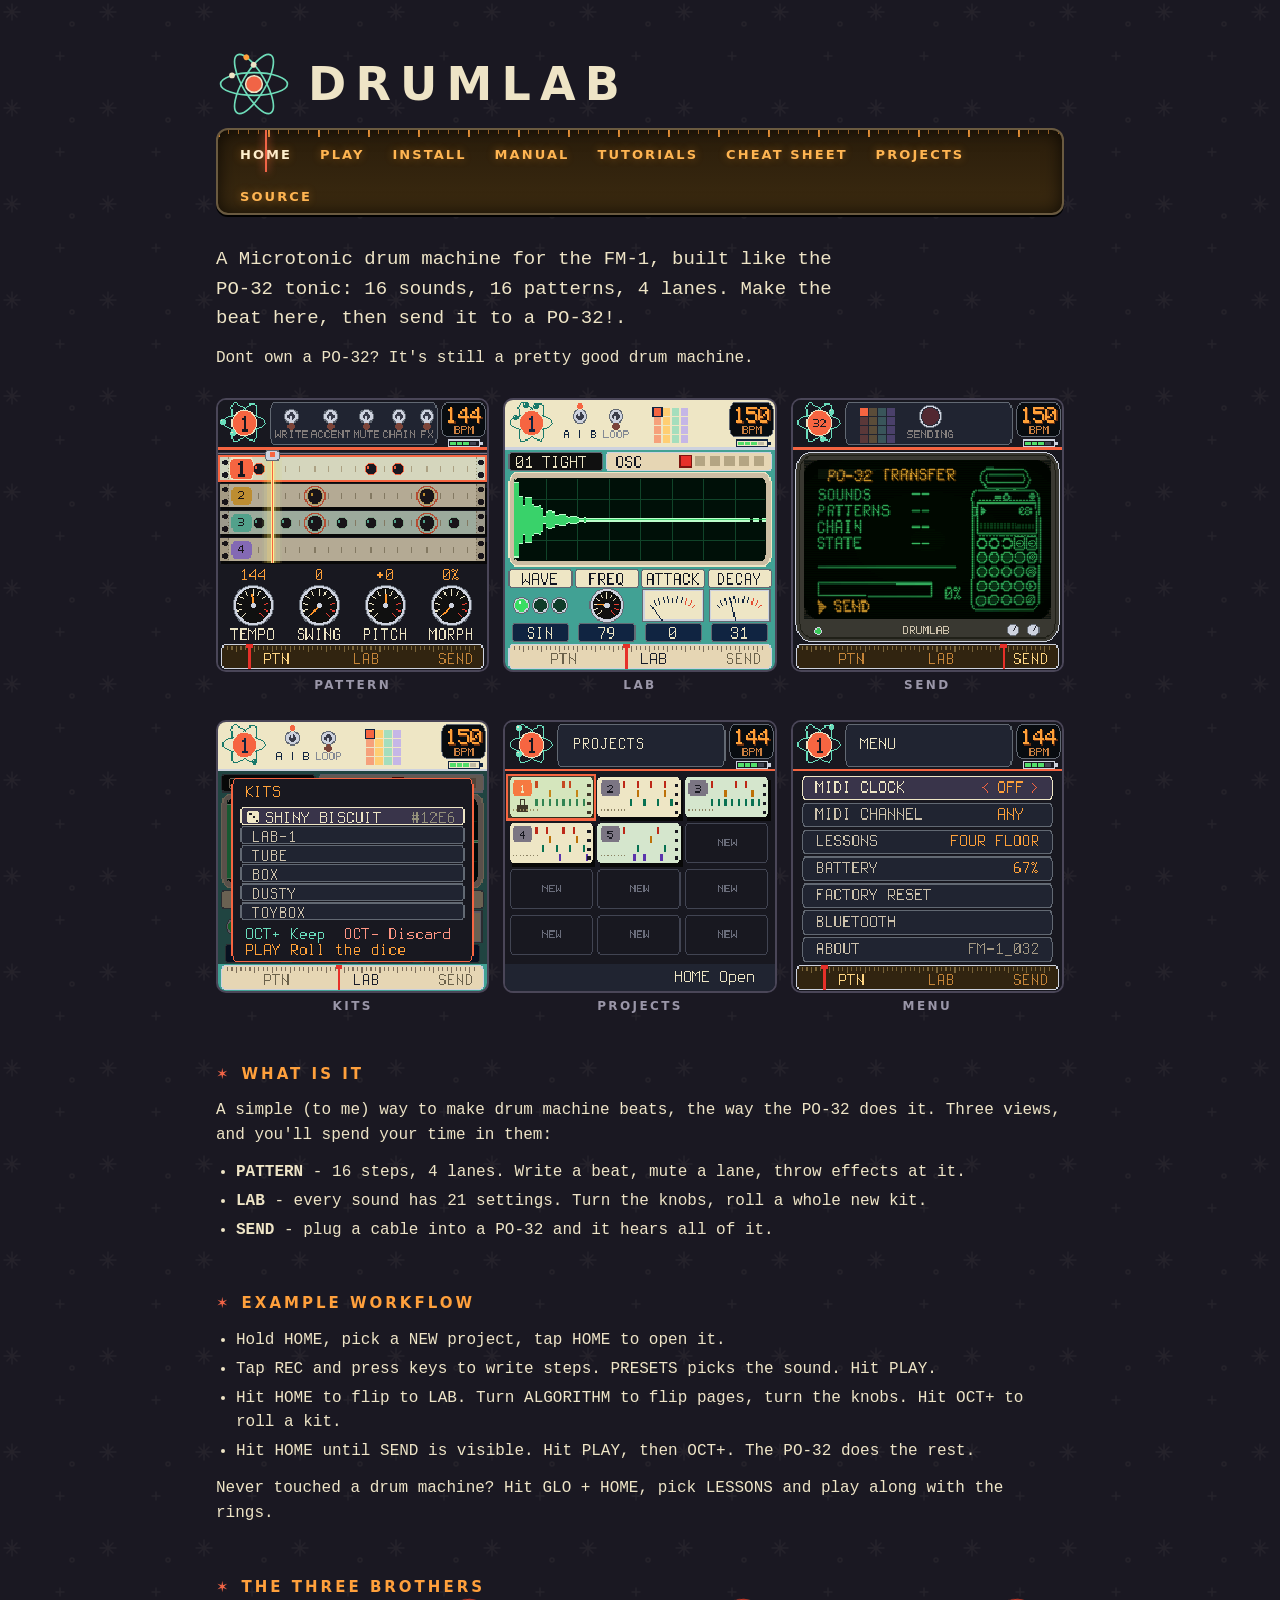
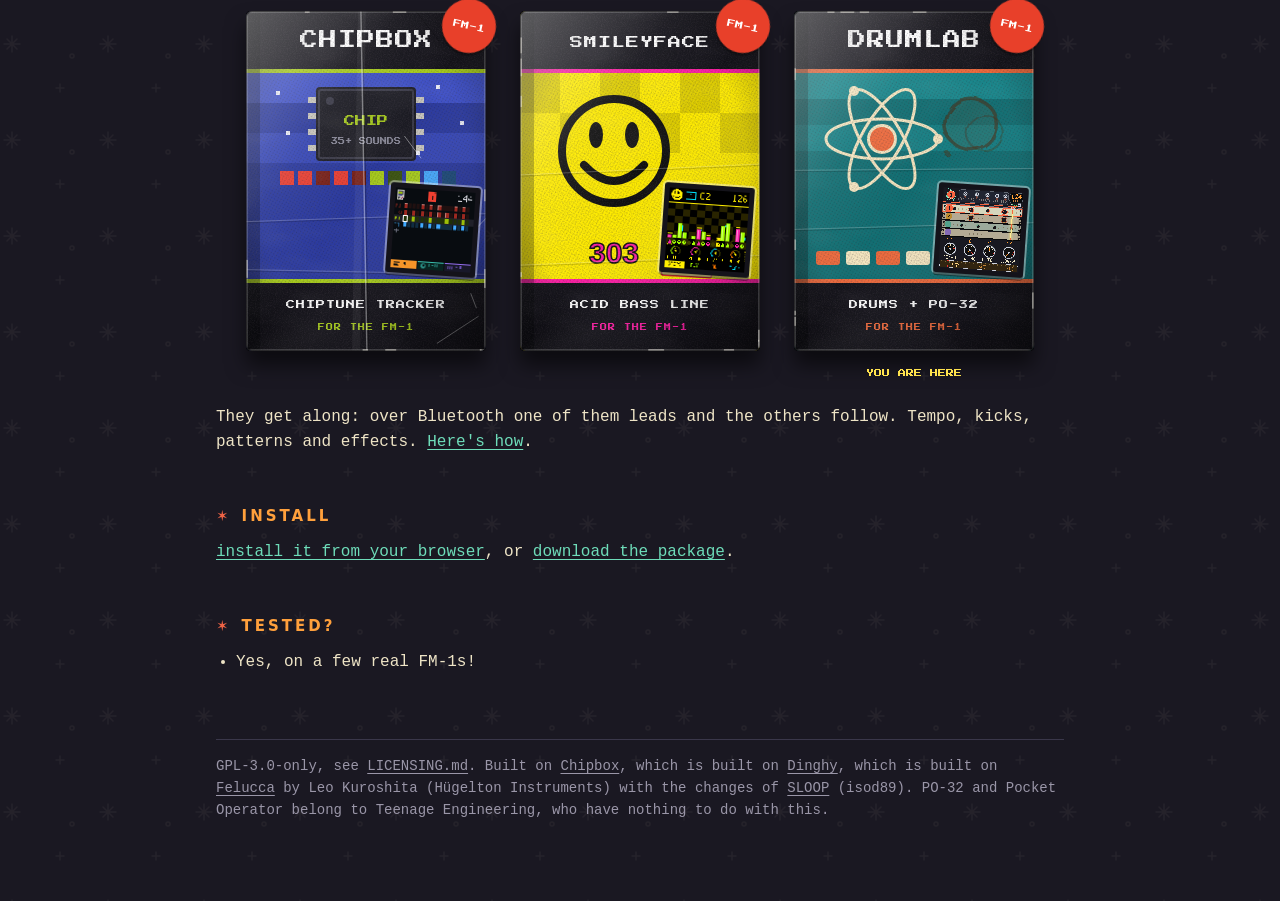
<file: site/index.html>
<!doctype html>
<html lang="en">
<head>
<meta charset="utf-8">
<meta name="viewport" content="width=device-width, initial-scale=1">
<title>Drumlab</title>
<meta name="description" content="A drum machine for the FM-1 that works like the PO-32 tonic and sends its sounds and patterns to one, as audio.">
<link rel="stylesheet" href="lab.css">
<link rel="stylesheet" href="css/boxes.css">
</head>
<body>
<main>
  <div class="mast"><svg class="atom" viewBox="-50 -50 100 100" width="76" height="76" aria-hidden="true"><g fill="none" stroke="#6edcb9" stroke-width="2.2"><ellipse rx="44" ry="15" transform="rotate(0)"/><ellipse rx="44" ry="15" transform="rotate(60)"/><ellipse rx="44" ry="15" transform="rotate(120)"/></g><g transform="rotate(0)"><circle r="3.8" fill="#eee4c6"><animateMotion dur="3.1s" repeatCount="indefinite" path="M44,0 A44,15 0 1,1 -44,0 A44,15 0 1,1 44,0"/></circle></g><g transform="rotate(60)"><circle r="3.8" fill="#ffa03c"><animateMotion dur="4.3s" repeatCount="indefinite" path="M44,0 A44,15 0 1,0 -44,0 A44,15 0 1,0 44,0"/></circle></g><g transform="rotate(120)"><circle r="3.8" fill="#eee4c6"><animateMotion dur="5.2s" repeatCount="indefinite" path="M44,0 A44,15 0 1,1 -44,0 A44,15 0 1,1 44,0"/></circle></g><circle r="11" fill="#f06446" stroke="#eee4c6" stroke-width="2"/></svg><h1><a href="./">Drumlab</a></h1></div>
  
  <nav class="dial" aria-label="Pages"><a href="./" aria-current="page">Home</a><a href="play/">Play</a><a href="install.html">Install</a><a href="guide/">Manual</a><a href="manual/">Tutorials</a><a href="cheatsheet/">Cheat sheet</a><a href="projects/">Projects</a><a href="https://github.com/pbarilla/drumlab">Source</a></nav>

  <p class="lead">A Microtonic drum machine for the FM-1, built like the PO-32 tonic: 16 sounds, 16 patterns, 4 lanes. Make the beat here, then send it to a PO-32!.</p>
  <p>Dont own a PO-32? It's still a pretty good drum machine.</p>


  <div class="shots">
    <figure><img src="img/playing.png" alt="The pattern view: four lanes of steps"><figcaption>PATTERN</figcaption></figure><figure><img src="img/snd.png" alt="The lab view: a scope and four dials"><figcaption>LAB</figcaption></figure><figure><img src="img/send.png" alt="The send view: a green monitor"><figcaption>SEND</figcaption></figure>
  </div>
  <div class="shots">
    <figure><img src="img/kits.png" alt="The kits window"><figcaption>KITS</figcaption></figure><figure><img src="img/picker.png" alt="Twelve projects"><figcaption>PROJECTS</figcaption></figure><figure><img src="img/menu.png" alt="The menu"><figcaption>MENU</figcaption></figure>
  </div>

  <h2>What is it</h2>
  <p>A simple (to me) way to make drum machine beats, the way the PO-32 does it. Three views, and you'll spend your time in them:</p>
  <ul>
    <li><b>PATTERN</b> - 16 steps, 4 lanes. Write a beat, mute a lane, throw effects at it.</li>
    <li><b>LAB</b> - every sound has 21 settings. Turn the knobs, roll a whole new kit.</li>
    <li><b>SEND</b> - plug a cable into a PO-32 and it hears all of it.</li>
  </ul>

  <h2>Example workflow</h2>
  <ul>
    <li>Hold HOME, pick a NEW project, tap HOME to open it.</li>
    <li>Tap REC and press keys to write steps. PRESETS picks the sound. Hit PLAY.</li>
    <li>Hit HOME to flip to LAB. Turn ALGORITHM to flip pages, turn the knobs. Hit OCT+ to roll a kit.</li>
    <li>Hit HOME until SEND is visible. Hit PLAY, then OCT+. The PO-32 does the rest.</li>
  </ul>
  <p>Never touched a drum machine? Hit GLO + HOME, pick LESSONS and play along with the rings.</p>

  <h2>The three brothers</h2>
  <div class="shelf" id="shelf"></div>
  <p style="margin-top:14px">They get along: over Bluetooth one of them leads and the others follow. Tempo, kicks, patterns and effects. <a href="manual/sync/">Here's how</a>.</p>

  <h2 id="install">Install</h2>
  <p><a href="install.html">install it from your browser</a>, or <a id="download" href="#install">download the package</a>.</p>

  <h2>Tested?</h2>
  <ul><li>Yes, on a few real FM-1s!</li></ul>

  <footer>GPL-3.0-only, see <a href="https://github.com/pbarilla/drumlab/blob/main/LICENSING.md">LICENSING.md</a>. Built on <a href="../chipbox/">Chipbox</a>, which is built on <a href="https://github.com/zvenson/dinghy">Dinghy</a>, which is built on <a href="https://github.com/hugelton/Felucca">Felucca</a> by Leo Kuroshita (Hügelton Instruments) with the changes of <a href="https://github.com/isod89/sloop-fm1">SLOOP</a> (isod89). PO-32 and Pocket Operator belong to Teenage Engineering, who have nothing to do with this.</footer>
</main>
<script src="lab.js"></script>
<script>window.BRO_ME = "drumlab";</script>
<script src="js/boxes.js"></script>
<script>
  (function () {
    var base = 'https://github.com/pbarilla/drumlab';
    document.getElementById('download').href = base + '/releases/latest';
  })();
</script>
</body>
</html>
</file>
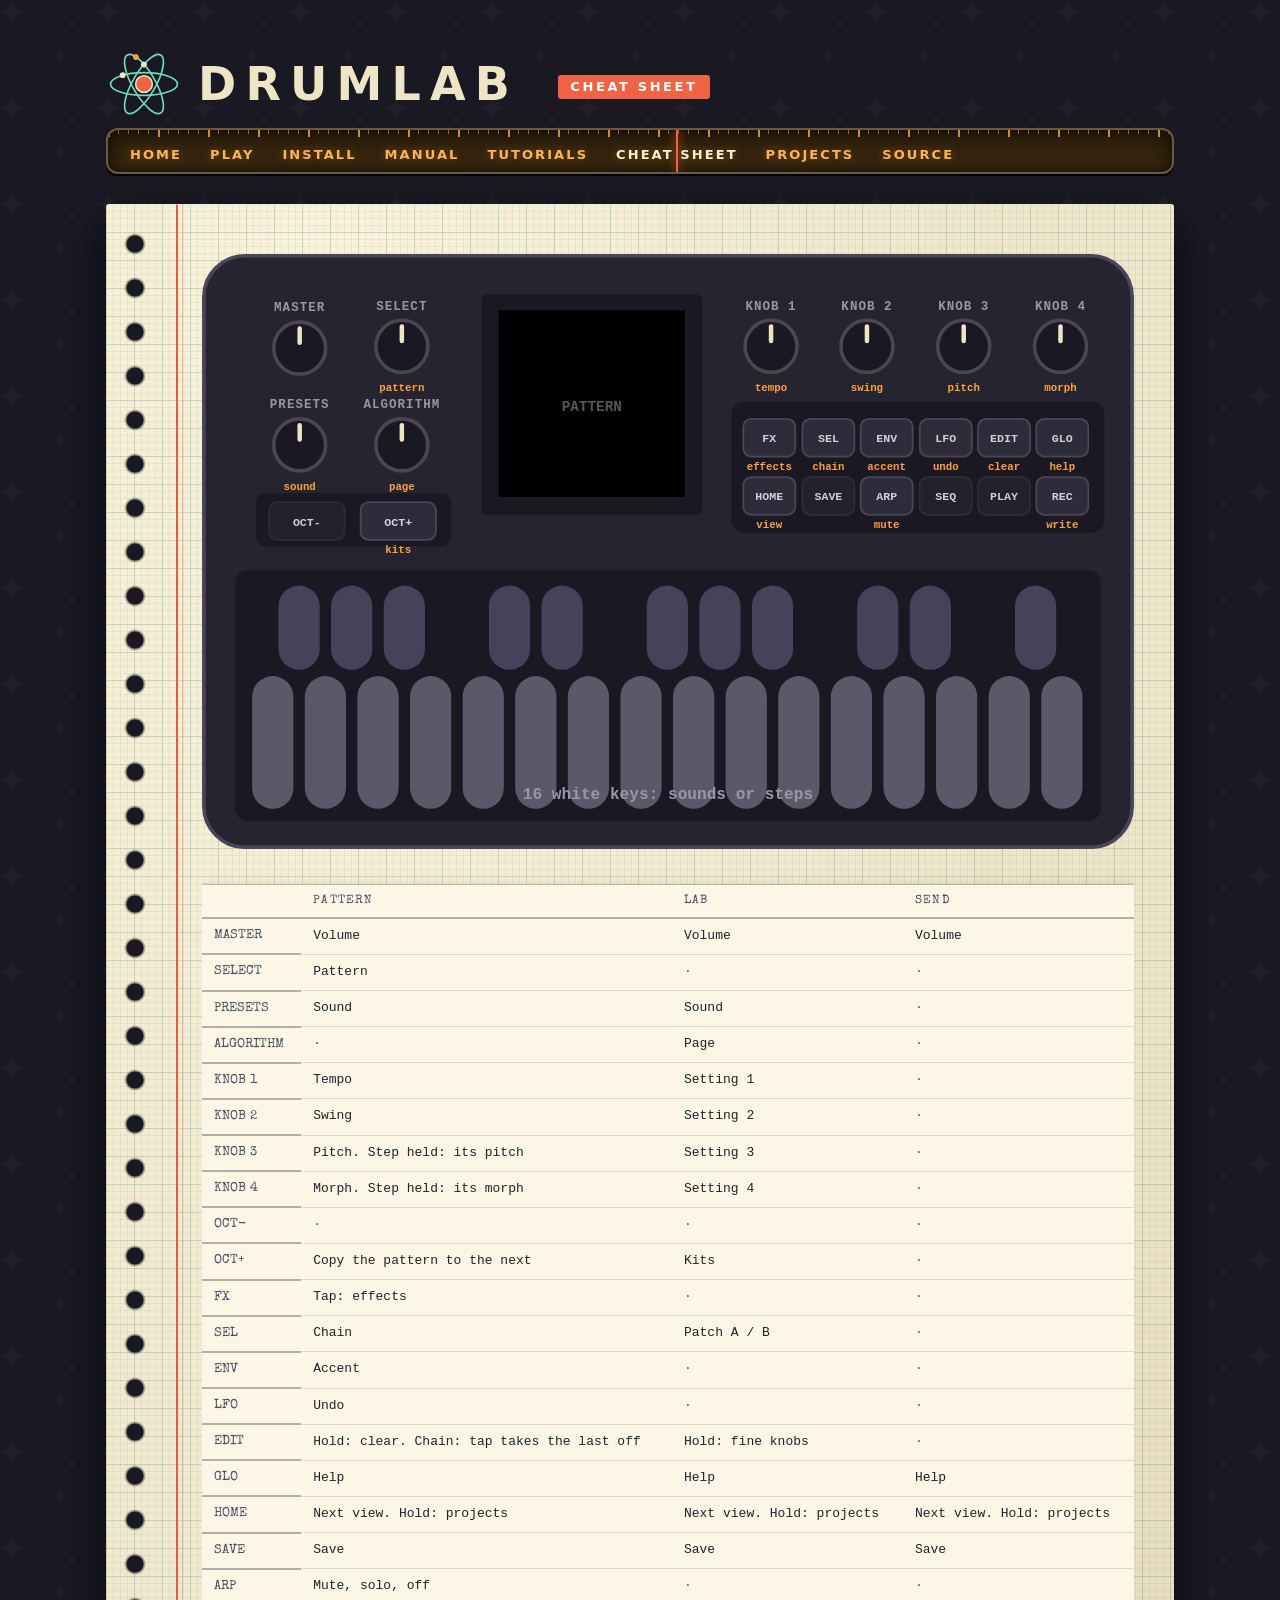
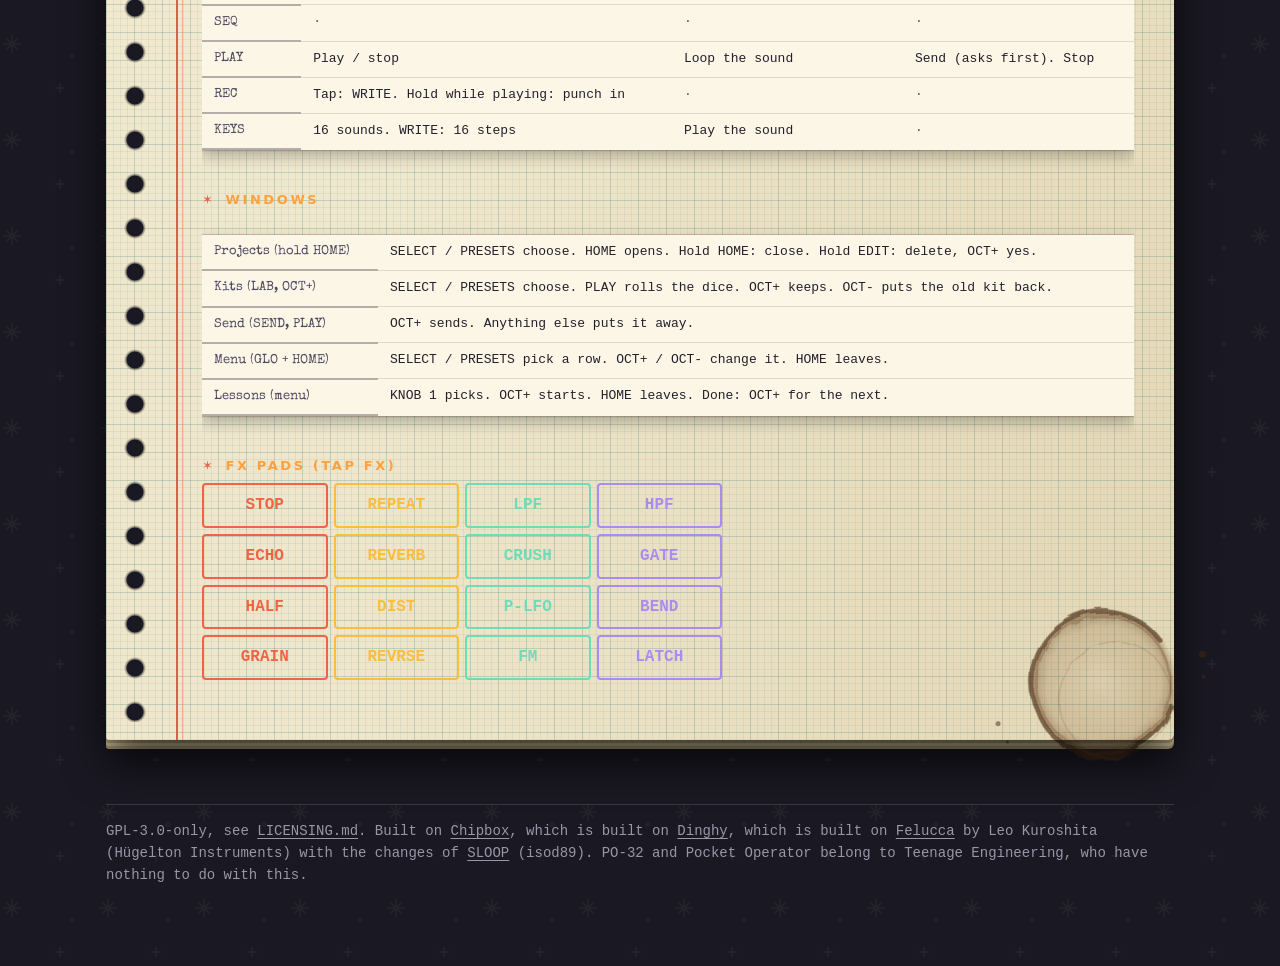
<file: site/cheatsheet/index.html>
<!doctype html>
<html lang="en">
<head>
<meta charset="utf-8">
<meta name="viewport" content="width=device-width, initial-scale=1">
<title>Cheat sheet · Drumlab</title>
<meta name="description" content="">
<link rel="stylesheet" href="../lab.css">
<style>
  main { max-width:1100px; }
  .panel { width:100%; height:auto; display:block; margin:6px 0 18px; }
  .panel .body { fill:#262430; stroke:#4a4658; stroke-width:4; } .panel .tray { fill:#1a1822; } .panel .screen { fill:#000; }
  .panel .knob { fill:#1a1822; stroke:#4a4658; stroke-width:4; } .panel .notch { stroke:#eee4c6; stroke-width:5; stroke-linecap:round; }
  .panel .btn { fill:#2e2c3a; stroke:#4a4658; stroke-width:2; } .panel .btn.free { opacity:.45; }
  .panel .key { fill:#5c586a; } .panel .key.black { fill:#46425a; }
  .panel text { text-anchor:middle; font-family:inherit; font-weight:700; }
  .panel .lab { fill:#9a96a8; font-size:14px; letter-spacing:.08em; } .panel .btxt { fill:#cdd1d8; font-size:13px; }
  .panel .role { fill:#ffa03c; font-size:12px; } .panel .role.big { font-size:18px; fill:#9a96a8; } .panel .screentext { fill:#555; font-size:16px; }
  table { font-size:13px; margin:6px 0 20px; }
  th, td { padding:5px 10px 5px 0; }
  thead th { font-size:12px; letter-spacing:.1em; }
  tbody th { white-space:nowrap; font-weight:700; color:var(--cream); padding-right:14px; }
  .none { color:#555; }
  .cheat h2 { margin:22px 0 8px; font-size:13px; }
  .pads { display:grid; grid-template-columns:repeat(4, minmax(0, 1fr)); gap:6px; max-width:520px; }
  .pad { padding:8px 4px; text-align:center; border-radius:4px; font-weight:700; border:2px solid; }
  .p0 { border-color:#f06446; color:#f06446; } .p1 { border-color:#fabe3c; color:#fabe3c; } .p2 { border-color:#6edcb9; color:#6edcb9; } .p3 { border-color:#aa8cf0; color:#aa8cf0; }
  .tables { overflow-x:auto; }
  @media print {
    @page { size:A4 landscape; margin:9mm; }
    html, body { background:#fff; color:#111; } body { background-image:none; font-size:10.5px; }
    nav.dial { display:none; } .mast svg { display:none; } h1 { font-size:24px; color:#111; } h2 { color:#555; }
    main { max-width:none; padding:0; } .panel { width:60%; margin:0 auto 6px; } .panel .role { fill:#a35a08; } .panel .btn { fill:#fff; stroke:#888; } .panel .btxt { fill:#222; }
    .panel .body { fill:#f1f1f4; stroke:#888; } .panel .tray { fill:#e2e2e8; } .panel .knob { fill:#fff; stroke:#888; } .panel .screen { fill:#ddd; }
    table { font-size:9.5px; } th, td { padding:2px 6px 2px 0; border-color:#bbb; } tbody th { color:#111; } code { background:#ddd; }
    footer { display:none; }
  }
</style>
<link rel="stylesheet" href="../notebook.css">
</head>
<body class="nb s0 corner">
<main>
  <div class="mast"><svg class="atom" viewBox="-50 -50 100 100" width="76" height="76" aria-hidden="true"><g fill="none" stroke="#6edcb9" stroke-width="2.2"><ellipse rx="44" ry="15" transform="rotate(0)"/><ellipse rx="44" ry="15" transform="rotate(60)"/><ellipse rx="44" ry="15" transform="rotate(120)"/></g><g transform="rotate(0)"><circle r="3.8" fill="#eee4c6"><animateMotion dur="3.1s" repeatCount="indefinite" path="M44,0 A44,15 0 1,1 -44,0 A44,15 0 1,1 44,0"/></circle></g><g transform="rotate(60)"><circle r="3.8" fill="#ffa03c"><animateMotion dur="4.3s" repeatCount="indefinite" path="M44,0 A44,15 0 1,0 -44,0 A44,15 0 1,0 44,0"/></circle></g><g transform="rotate(120)"><circle r="3.8" fill="#eee4c6"><animateMotion dur="5.2s" repeatCount="indefinite" path="M44,0 A44,15 0 1,1 -44,0 A44,15 0 1,1 44,0"/></circle></g><circle r="11" fill="#f06446" stroke="#eee4c6" stroke-width="2"/></svg><h1><a href="../">Drumlab</a> <span class="tag">CHEAT SHEET</span></h1></div>
  
  <nav class="dial" aria-label="Pages"><a href=".././">Home</a><a href="../play/">Play</a><a href="../install.html">Install</a><a href="../guide/">Manual</a><a href="../manual/">Tutorials</a><a href="../cheatsheet/" aria-current="page">Cheat sheet</a><a href="../projects/">Projects</a><a href="https://github.com/pbarilla/drumlab">Source</a></nav>
  <div class="sheet">

  <svg viewBox="30 82 1040 664" class="panel" role="img" aria-label="The FM-1 and what its controls do"><rect x="32" y="84" width="1036" height="660" rx="46" class="body"/><rect x="342" y="127" width="246" height="246" rx="6" class="tray"/><rect x="90" y="349" width="218" height="59" rx="10" class="tray"/><rect x="621" y="247" width="416" height="146" rx="14" class="tray"/><rect x="67" y="435" width="966" height="280" rx="14" class="tray"/><rect x="361" y="145" width="208" height="208" class="screen"/><text x="465" y="257" class="screentext">PATTERN</text><circle cx="139" cy="187" r="29" class="knob"/><line x1="139" y1="181" x2="139" y2="165" class="notch"/><text x="139" y="146" class="lab">MASTER</text><circle cx="253" cy="185" r="29" class="knob"/><line x1="253" y1="179" x2="253" y2="163" class="notch"/><text x="253" y="144" class="lab">SELECT</text><text x="253" y="235" class="role">pattern</text><circle cx="139" cy="295" r="29" class="knob"/><line x1="139" y1="289" x2="139" y2="273" class="notch"/><text x="139" y="254" class="lab">PRESETS</text><text x="139" y="345" class="role">sound</text><circle cx="253" cy="295" r="29" class="knob"/><line x1="253" y1="289" x2="253" y2="273" class="notch"/><text x="253" y="254" class="lab">ALGORITHM</text><text x="253" y="345" class="role">page</text><circle cx="665" cy="185" r="29" class="knob"/><line x1="665" y1="179" x2="665" y2="163" class="notch"/><text x="665" y="144" class="lab">KNOB 1</text><text x="665" y="235" class="role">tempo</text><circle cx="772" cy="185" r="29" class="knob"/><line x1="772" y1="179" x2="772" y2="163" class="notch"/><text x="772" y="144" class="lab">KNOB 2</text><text x="772" y="235" class="role">swing</text><circle cx="880" cy="185" r="29" class="knob"/><line x1="880" y1="179" x2="880" y2="163" class="notch"/><text x="880" y="144" class="lab">KNOB 3</text><text x="880" y="235" class="role">pitch</text><circle cx="988" cy="185" r="29" class="knob"/><line x1="988" y1="179" x2="988" y2="163" class="notch"/><text x="988" y="144" class="lab">KNOB 4</text><text x="988" y="235" class="role">morph</text><rect x="105" y="359" width="84" height="42" rx="9" class="btn free"/><text x="147" y="385" class="btxt">OCT-</text><rect x="207" y="359" width="84" height="42" rx="9" class="btn"/><text x="249" y="385" class="btxt">OCT+</text><text x="249" y="416" class="role">kits</text><rect x="634" y="266" width="58" height="42" rx="9" class="btn"/><text x="663" y="292" class="btxt">FX</text><text x="663" y="323" class="role">effects</text><rect x="700" y="266" width="58" height="42" rx="9" class="btn"/><text x="729" y="292" class="btxt">SEL</text><text x="729" y="323" class="role">chain</text><rect x="765" y="266" width="58" height="42" rx="9" class="btn"/><text x="794" y="292" class="btxt">ENV</text><text x="794" y="323" class="role">accent</text><rect x="831" y="266" width="58" height="42" rx="9" class="btn"/><text x="860" y="292" class="btxt">LFO</text><text x="860" y="323" class="role">undo</text><rect x="896" y="266" width="58" height="42" rx="9" class="btn"/><text x="925" y="292" class="btxt">EDIT</text><text x="925" y="323" class="role">clear</text><rect x="961" y="266" width="58" height="42" rx="9" class="btn"/><text x="990" y="292" class="btxt">GLO</text><text x="990" y="323" class="role">help</text><rect x="634" y="331" width="58" height="42" rx="9" class="btn"/><text x="663" y="357" class="btxt">HOME</text><text x="663" y="388" class="role">view</text><rect x="700" y="331" width="58" height="42" rx="9" class="btn free"/><text x="729" y="357" class="btxt">SAVE</text><rect x="765" y="331" width="58" height="42" rx="9" class="btn"/><text x="794" y="357" class="btxt">ARP</text><text x="794" y="388" class="role">mute</text><rect x="831" y="331" width="58" height="42" rx="9" class="btn free"/><text x="860" y="357" class="btxt">SEQ</text><rect x="896" y="331" width="58" height="42" rx="9" class="btn free"/><text x="925" y="357" class="btxt">PLAY</text><rect x="961" y="331" width="58" height="42" rx="9" class="btn"/><text x="990" y="357" class="btxt">REC</text><text x="990" y="388" class="role">write</text><rect x="86" y="553" width="46" height="148" rx="23" class="key"/><rect x="115.35" y="452" width="46" height="94" rx="23" class="key black"/><rect x="144.7" y="553" width="46" height="148" rx="23" class="key"/><rect x="174.05" y="452" width="46" height="94" rx="23" class="key black"/><rect x="203.4" y="553" width="46" height="148" rx="23" class="key"/><rect x="232.75" y="452" width="46" height="94" rx="23" class="key black"/><rect x="262.1" y="553" width="46" height="148" rx="23" class="key"/><rect x="320.8" y="553" width="46" height="148" rx="23" class="key"/><rect x="350.15" y="452" width="46" height="94" rx="23" class="key black"/><rect x="379.5" y="553" width="46" height="148" rx="23" class="key"/><rect x="408.85" y="452" width="46" height="94" rx="23" class="key black"/><rect x="438.2" y="553" width="46" height="148" rx="23" class="key"/><rect x="496.9" y="553" width="46" height="148" rx="23" class="key"/><rect x="526.25" y="452" width="46" height="94" rx="23" class="key black"/><rect x="555.6" y="553" width="46" height="148" rx="23" class="key"/><rect x="584.95" y="452" width="46" height="94" rx="23" class="key black"/><rect x="614.3" y="553" width="46" height="148" rx="23" class="key"/><rect x="643.65" y="452" width="46" height="94" rx="23" class="key black"/><rect x="673" y="553" width="46" height="148" rx="23" class="key"/><rect x="731.7" y="553" width="46" height="148" rx="23" class="key"/><rect x="761.05" y="452" width="46" height="94" rx="23" class="key black"/><rect x="790.4" y="553" width="46" height="148" rx="23" class="key"/><rect x="819.75" y="452" width="46" height="94" rx="23" class="key black"/><rect x="849.1" y="553" width="46" height="148" rx="23" class="key"/><rect x="907.8" y="553" width="46" height="148" rx="23" class="key"/><rect x="937.15" y="452" width="46" height="94" rx="23" class="key black"/><rect x="966.5" y="553" width="46" height="148" rx="23" class="key"/><text x="550" y="690" class="role big">16 white keys: sounds or steps</text></svg>
  <div class="tables"><table>
    <thead><tr><th></th><th>PATTERN</th><th>LAB</th><th>SEND</th></tr></thead>
    <tbody><tr><th>MASTER</th><td>Volume</td><td>Volume</td><td>Volume</td></tr><tr><th>SELECT</th><td>Pattern</td><td><span class="none">·</span></td><td><span class="none">·</span></td></tr><tr><th>PRESETS</th><td>Sound</td><td>Sound</td><td><span class="none">·</span></td></tr><tr><th>ALGORITHM</th><td><span class="none">·</span></td><td>Page</td><td><span class="none">·</span></td></tr><tr><th>KNOB 1</th><td>Tempo</td><td>Setting 1</td><td><span class="none">·</span></td></tr><tr><th>KNOB 2</th><td>Swing</td><td>Setting 2</td><td><span class="none">·</span></td></tr><tr><th>KNOB 3</th><td>Pitch. Step held: its pitch</td><td>Setting 3</td><td><span class="none">·</span></td></tr><tr><th>KNOB 4</th><td>Morph. Step held: its morph</td><td>Setting 4</td><td><span class="none">·</span></td></tr><tr><th>OCT-</th><td><span class="none">·</span></td><td><span class="none">·</span></td><td><span class="none">·</span></td></tr><tr><th>OCT+</th><td>Copy the pattern to the next</td><td>Kits</td><td><span class="none">·</span></td></tr><tr><th>FX</th><td>Tap: effects</td><td><span class="none">·</span></td><td><span class="none">·</span></td></tr><tr><th>SEL</th><td>Chain</td><td>Patch A / B</td><td><span class="none">·</span></td></tr><tr><th>ENV</th><td>Accent</td><td><span class="none">·</span></td><td><span class="none">·</span></td></tr><tr><th>LFO</th><td>Undo</td><td><span class="none">·</span></td><td><span class="none">·</span></td></tr><tr><th>EDIT</th><td>Hold: clear. Chain: tap takes the last off</td><td>Hold: fine knobs</td><td><span class="none">·</span></td></tr><tr><th>GLO</th><td>Help</td><td>Help</td><td>Help</td></tr><tr><th>HOME</th><td>Next view. Hold: projects</td><td>Next view. Hold: projects</td><td>Next view. Hold: projects</td></tr><tr><th>SAVE</th><td>Save</td><td>Save</td><td>Save</td></tr><tr><th>ARP</th><td>Mute, solo, off</td><td><span class="none">·</span></td><td><span class="none">·</span></td></tr><tr><th>SEQ</th><td><span class="none">·</span></td><td><span class="none">·</span></td><td><span class="none">·</span></td></tr><tr><th>PLAY</th><td>Play / stop</td><td>Loop the sound</td><td>Send (asks first). Stop</td></tr><tr><th>REC</th><td>Tap: WRITE. Hold while playing: punch in</td><td><span class="none">·</span></td><td><span class="none">·</span></td></tr><tr><th>KEYS</th><td>16 sounds. WRITE: 16 steps</td><td>Play the sound</td><td><span class="none">·</span></td></tr></tbody>
  </table></div>
  <div class="cheat">
  <h2>Windows</h2>
  <div class="tables"><table><tbody><tr><th>Projects (hold HOME)</th><td>SELECT / PRESETS choose. HOME opens. Hold HOME: close. Hold EDIT: delete, OCT+ yes.</td></tr><tr><th>Kits (LAB, OCT+)</th><td>SELECT / PRESETS choose. PLAY rolls the dice. OCT+ keeps. OCT- puts the old kit back.</td></tr><tr><th>Send (SEND, PLAY)</th><td>OCT+ sends. Anything else puts it away.</td></tr><tr><th>Menu (GLO + HOME)</th><td>SELECT / PRESETS pick a row. OCT+ / OCT- change it. HOME leaves.</td></tr><tr><th>Lessons (menu)</th><td>KNOB 1 picks. OCT+ starts. HOME leaves. Done: OCT+ for the next.</td></tr></tbody></table></div>
  <h2>FX pads (tap FX)</h2>
  <div class="pads"><span class="pad p0">STOP</span><span class="pad p1">REPEAT</span><span class="pad p2">LPF</span><span class="pad p3">HPF</span><span class="pad p0">ECHO</span><span class="pad p1">REVERB</span><span class="pad p2">CRUSH</span><span class="pad p3">GATE</span><span class="pad p0">HALF</span><span class="pad p1">DIST</span><span class="pad p2">P-LFO</span><span class="pad p3">BEND</span><span class="pad p0">GRAIN</span><span class="pad p1">REVRSE</span><span class="pad p2">FM</span><span class="pad p3">LATCH</span></div>
  </div>
  </div>
  <footer>GPL-3.0-only, see <a href="https://github.com/pbarilla/drumlab/blob/main/LICENSING.md">LICENSING.md</a>. Built on <a href="../../chipbox/">Chipbox</a>, which is built on <a href="https://github.com/zvenson/dinghy">Dinghy</a>, which is built on <a href="https://github.com/hugelton/Felucca">Felucca</a> by Leo Kuroshita (Hügelton Instruments) with the changes of <a href="https://github.com/isod89/sloop-fm1">SLOOP</a> (isod89). PO-32 and Pocket Operator belong to Teenage Engineering, who have nothing to do with this.</footer>
</main>
<script src="../lab.js"></script>
</body>
</html>
</file>
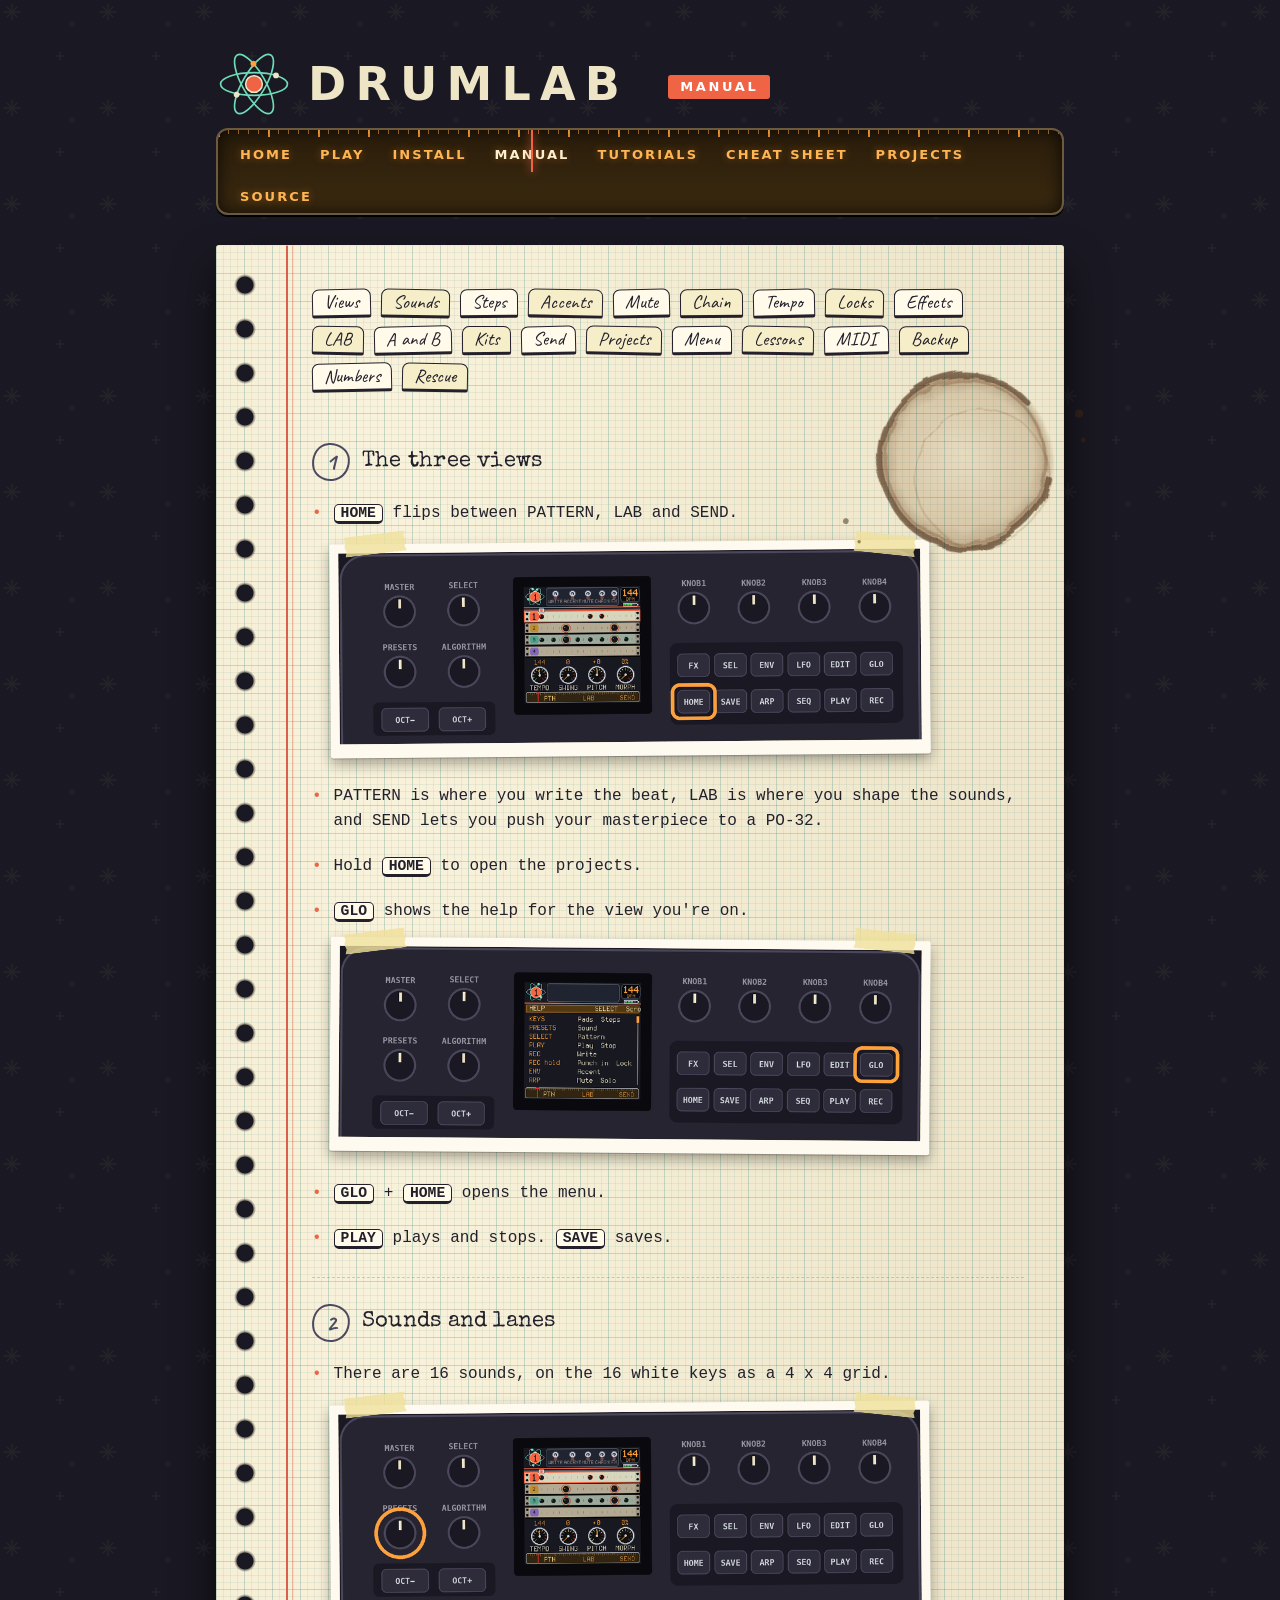
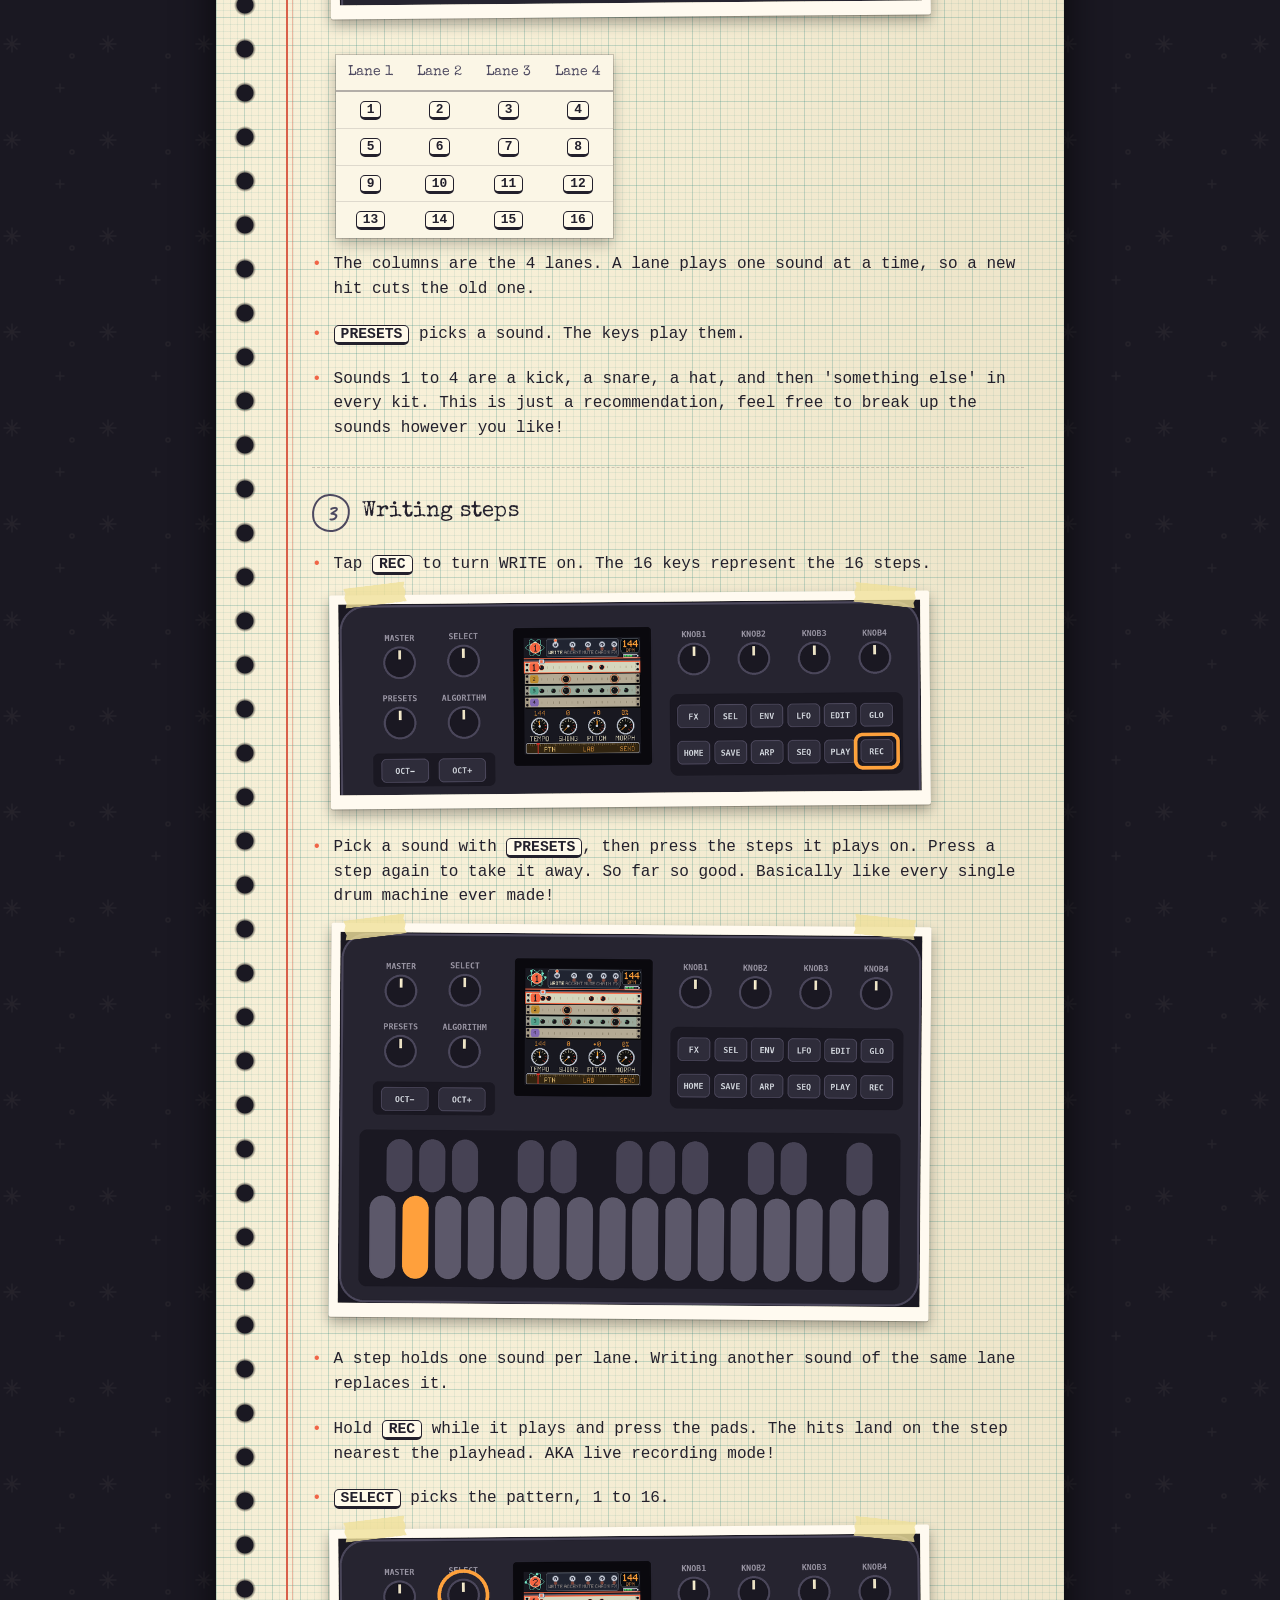
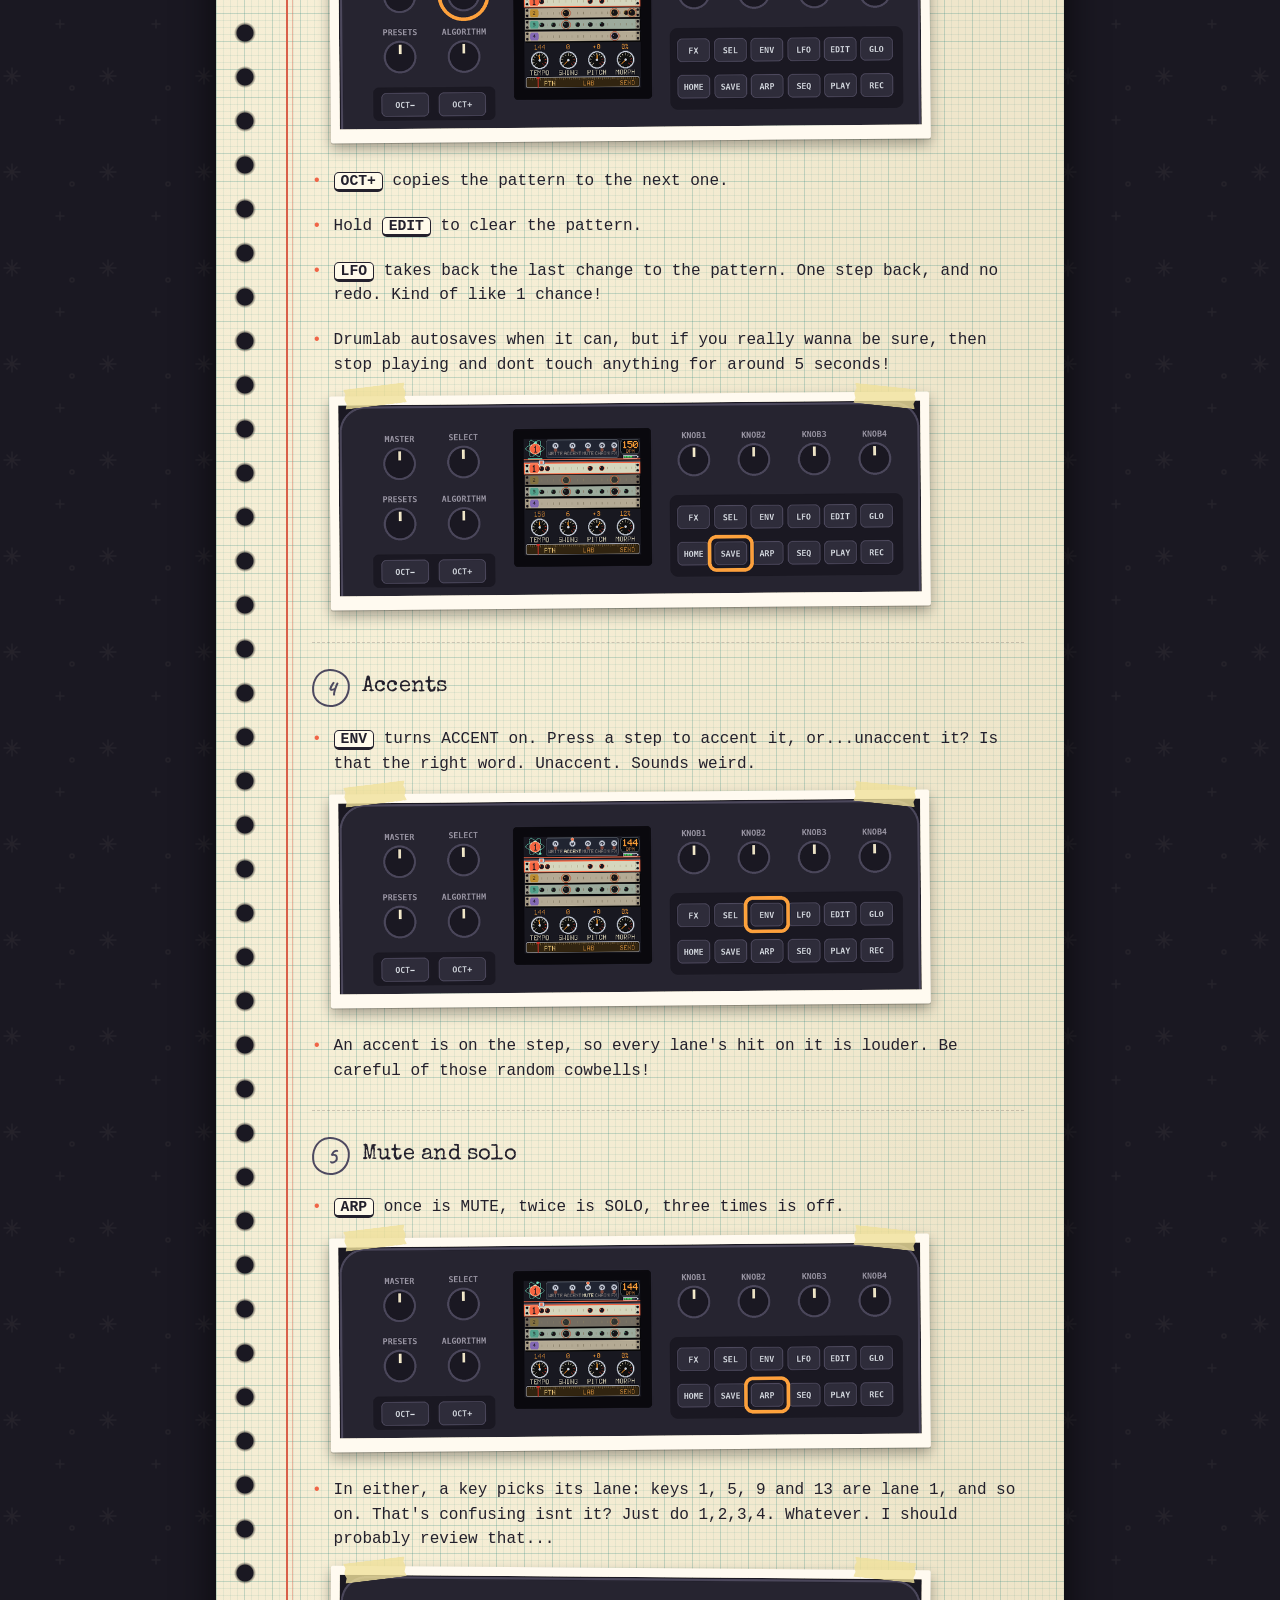
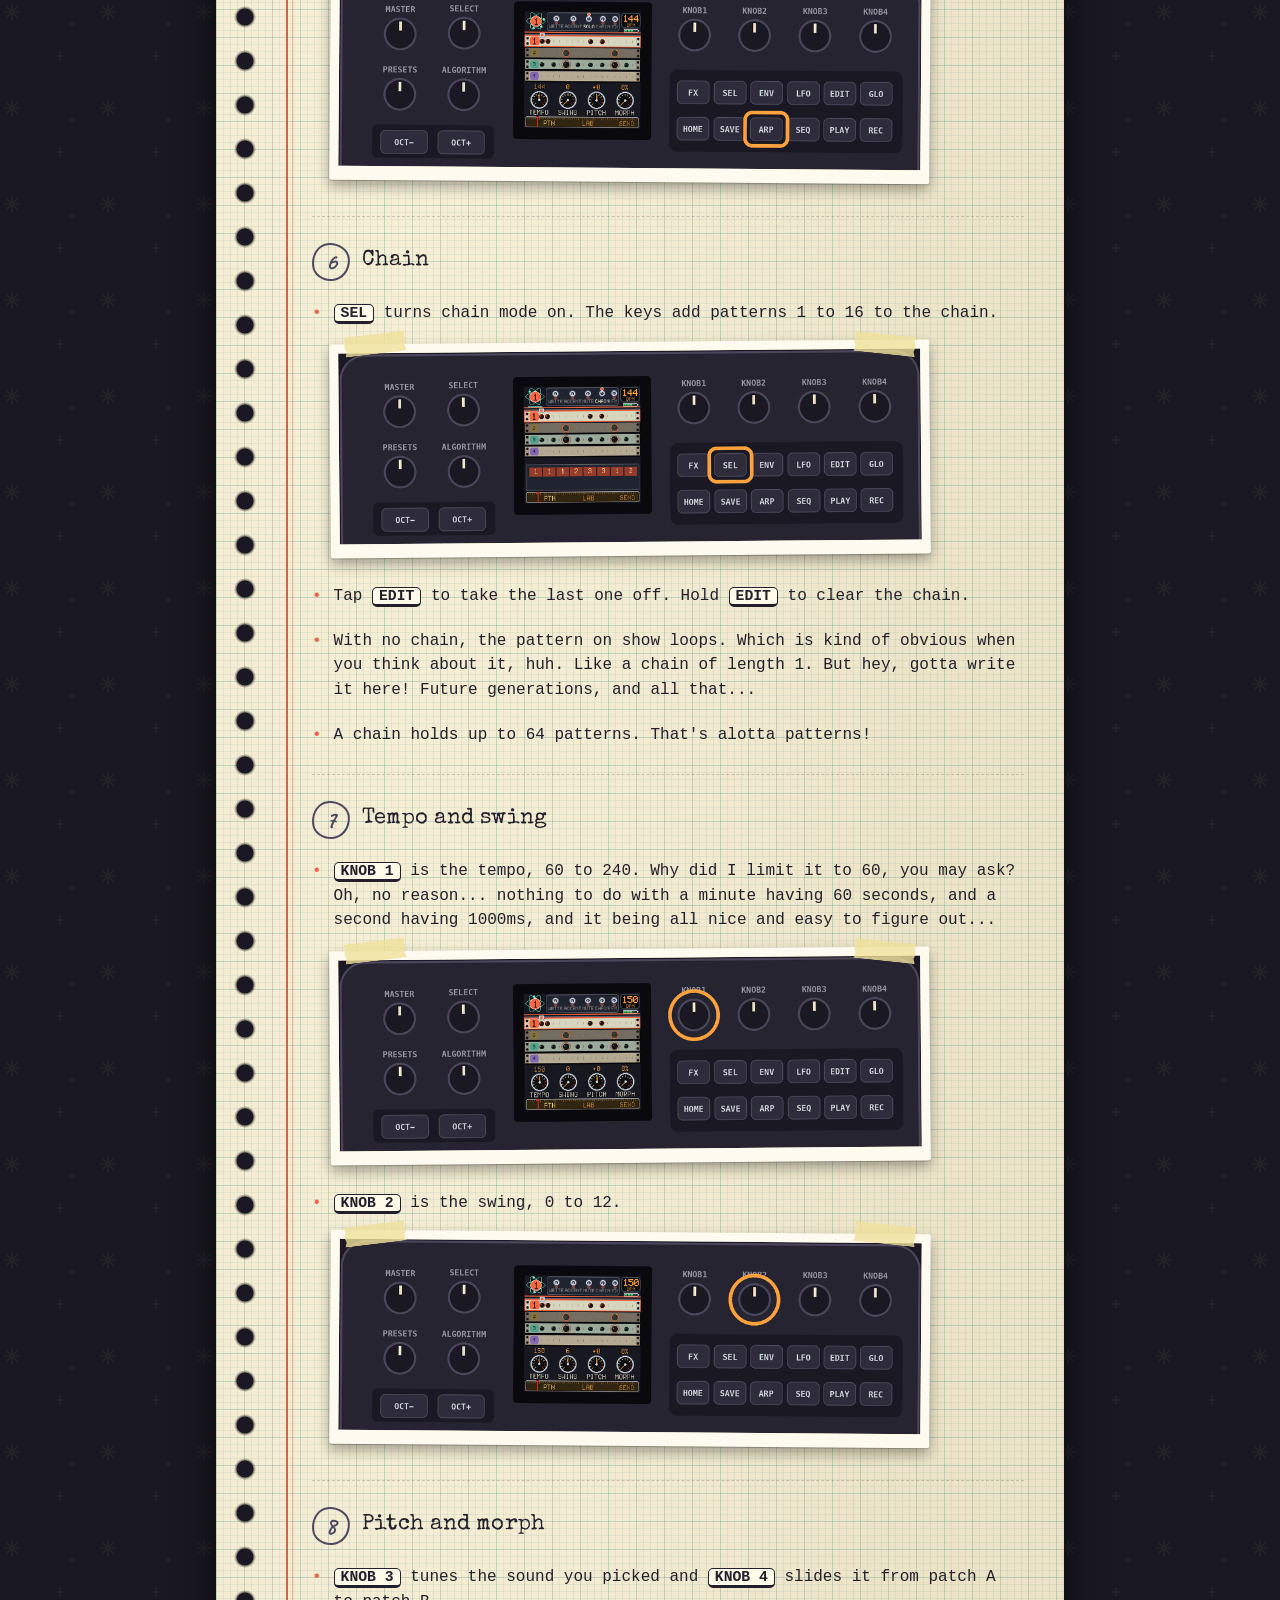
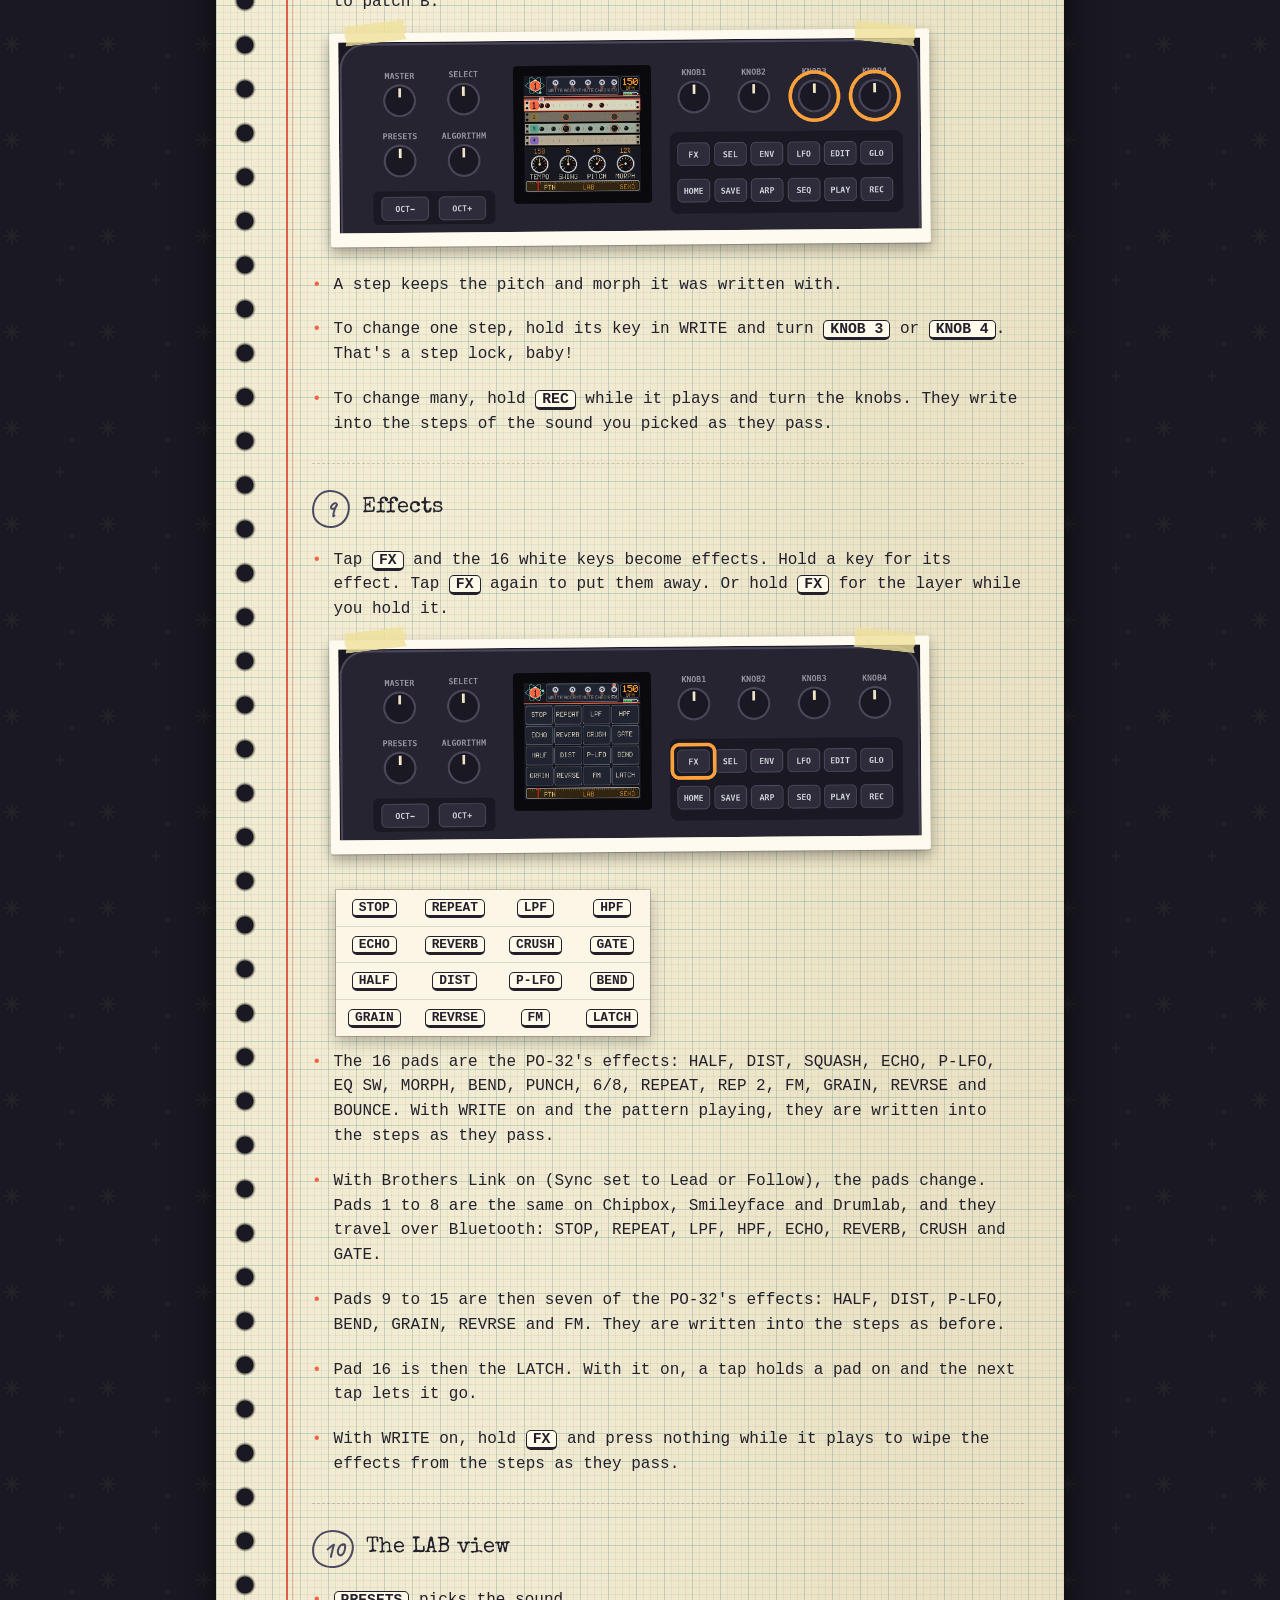
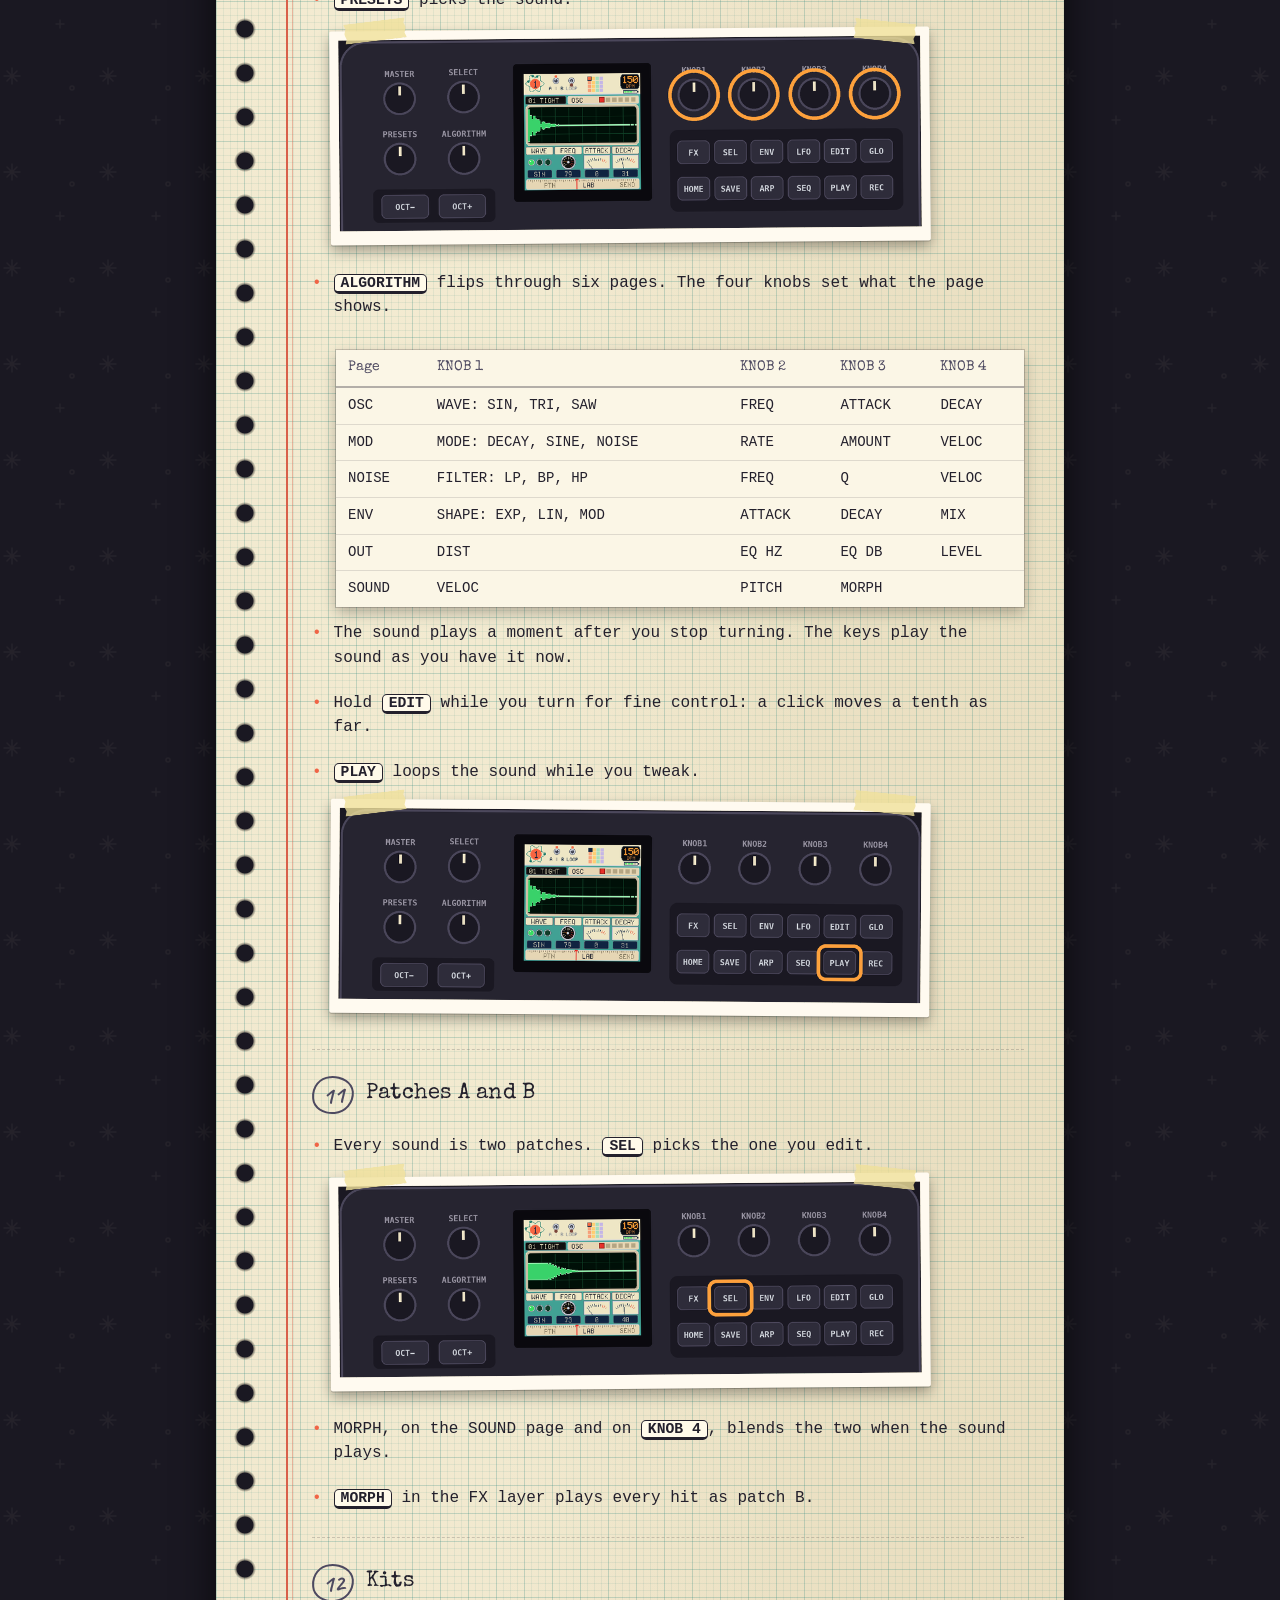
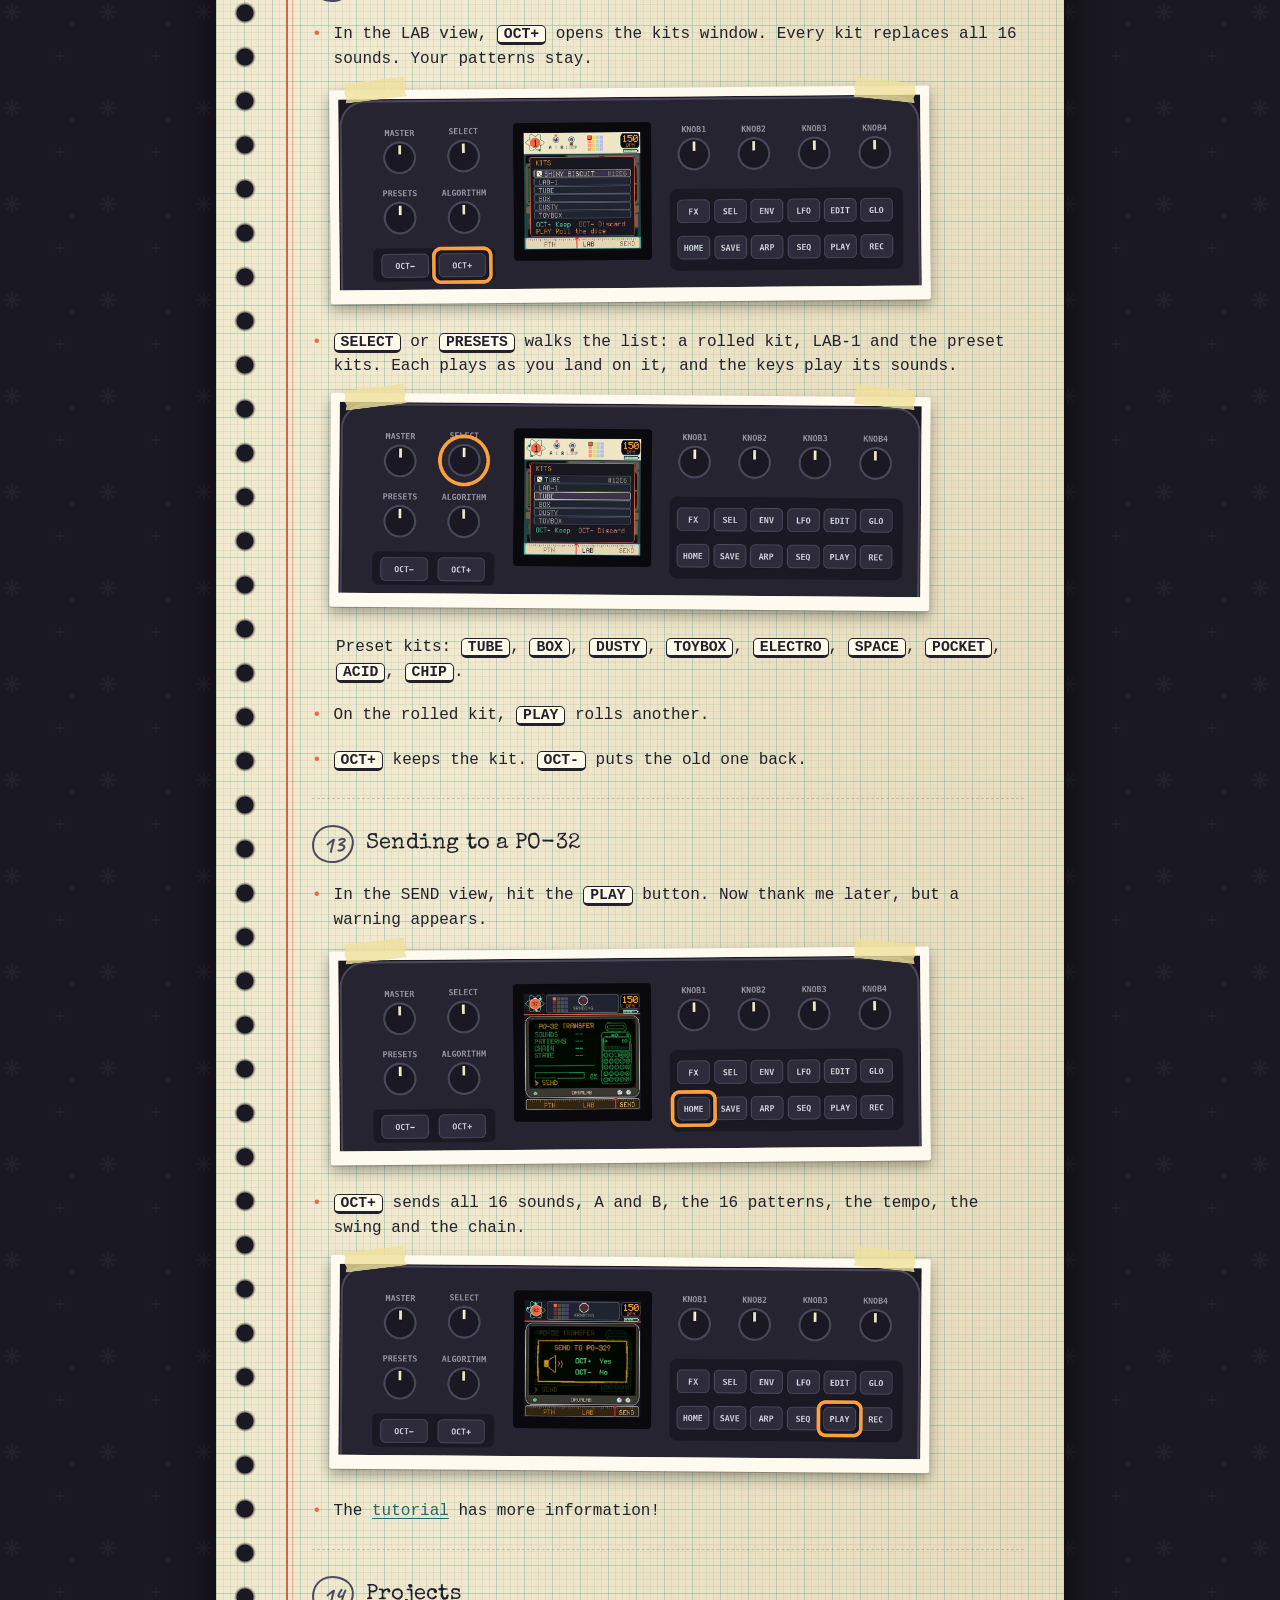
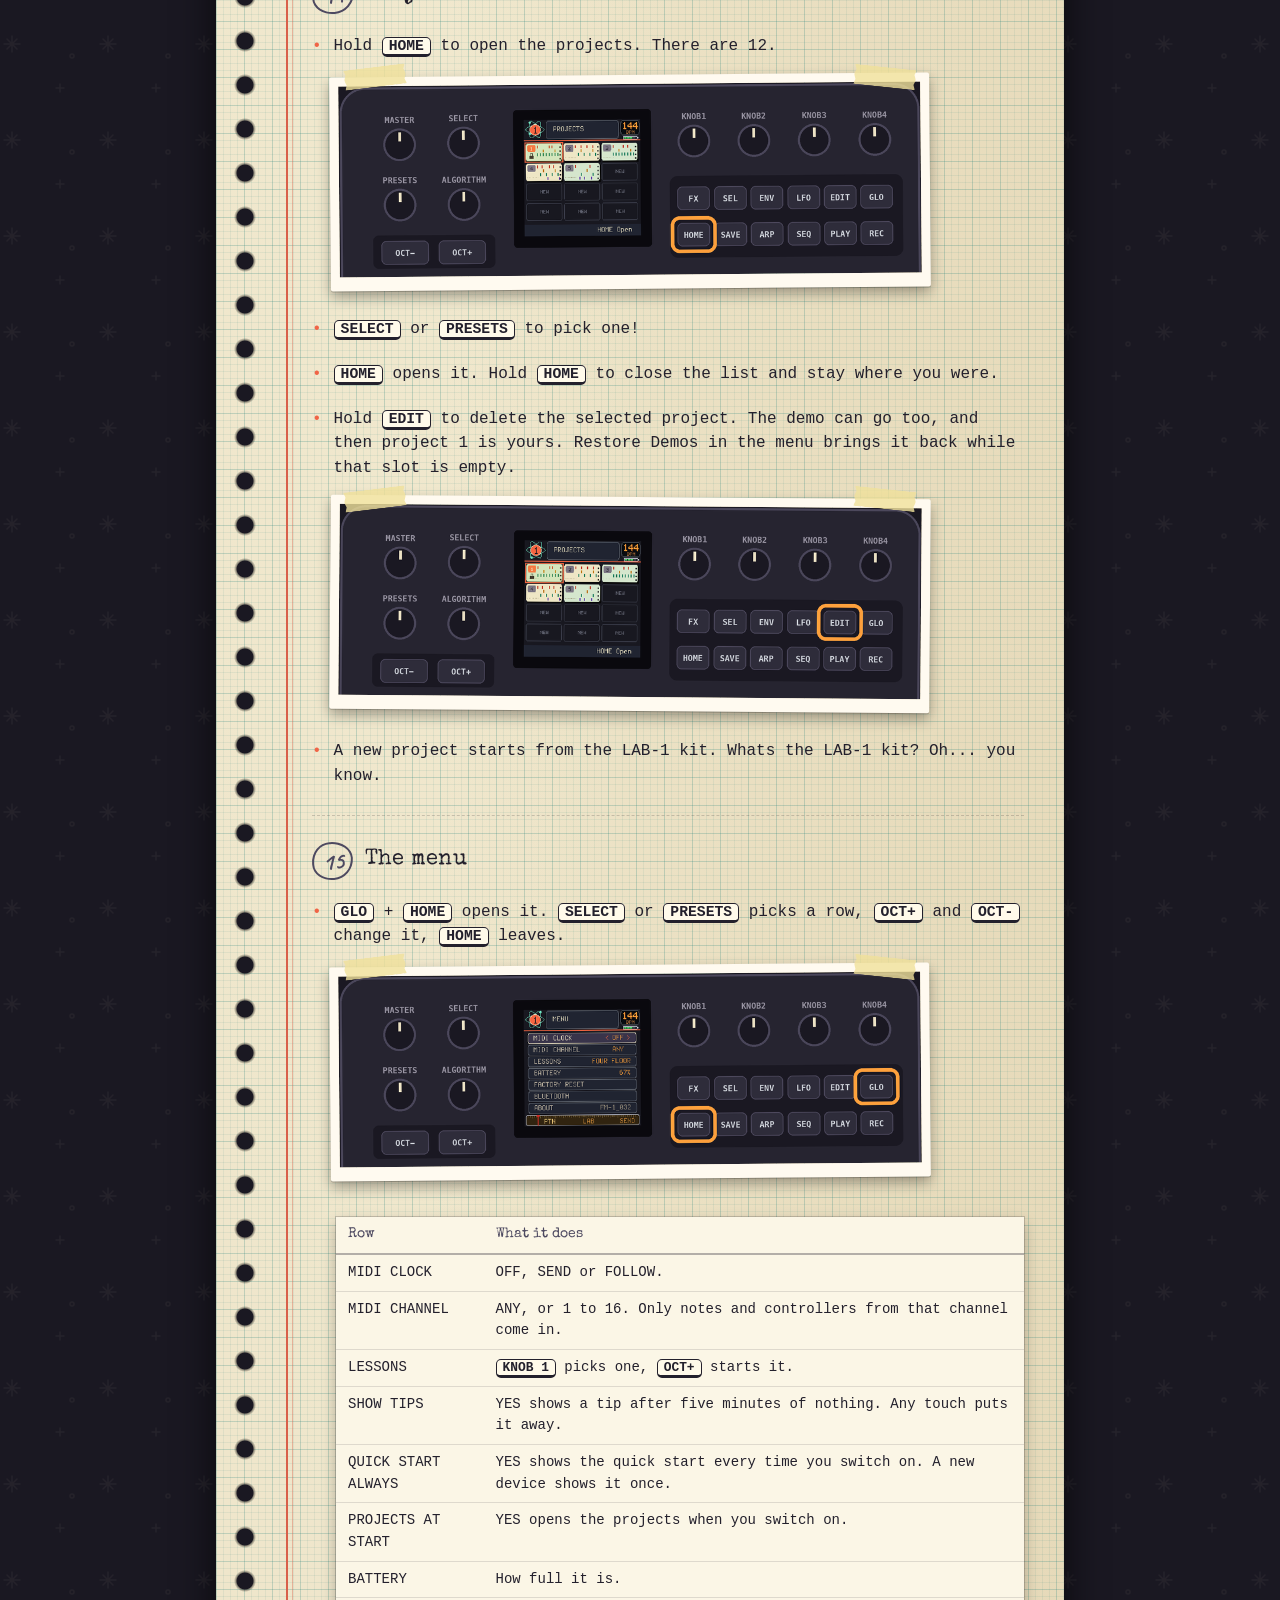
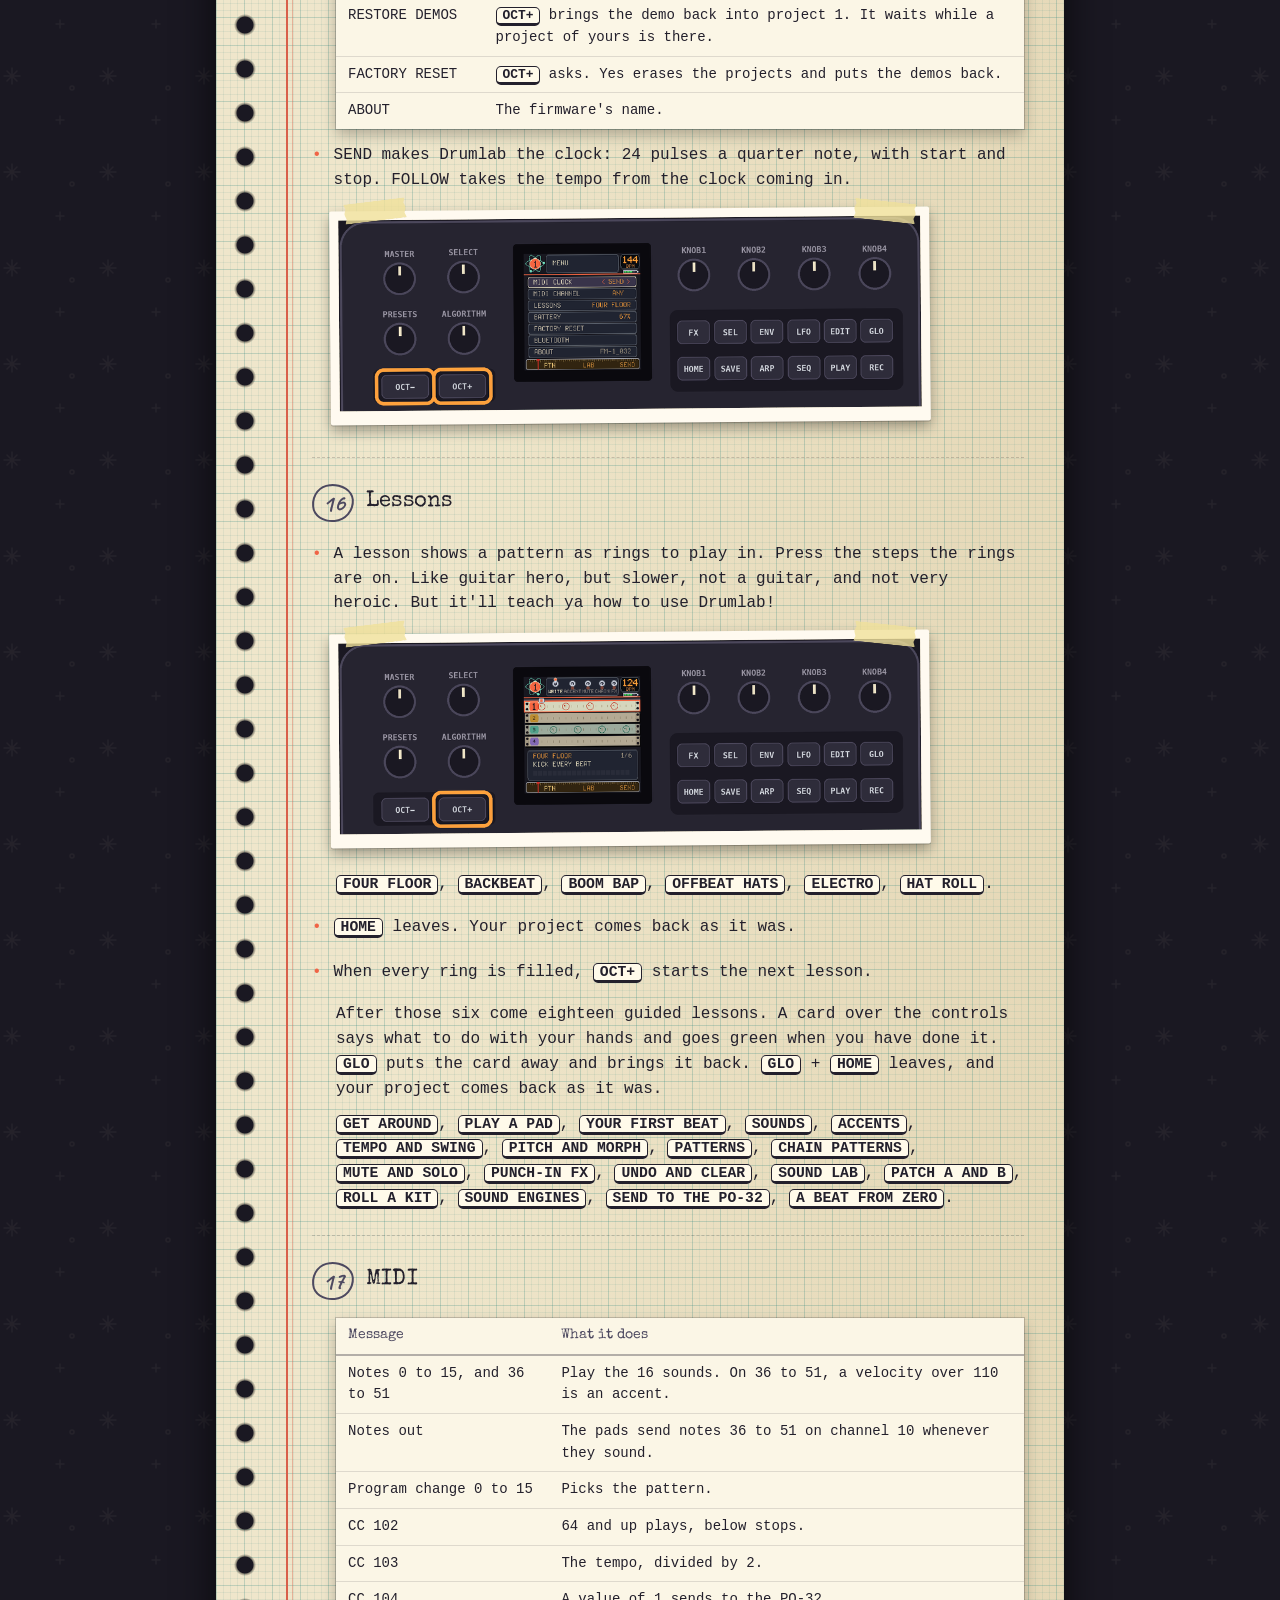
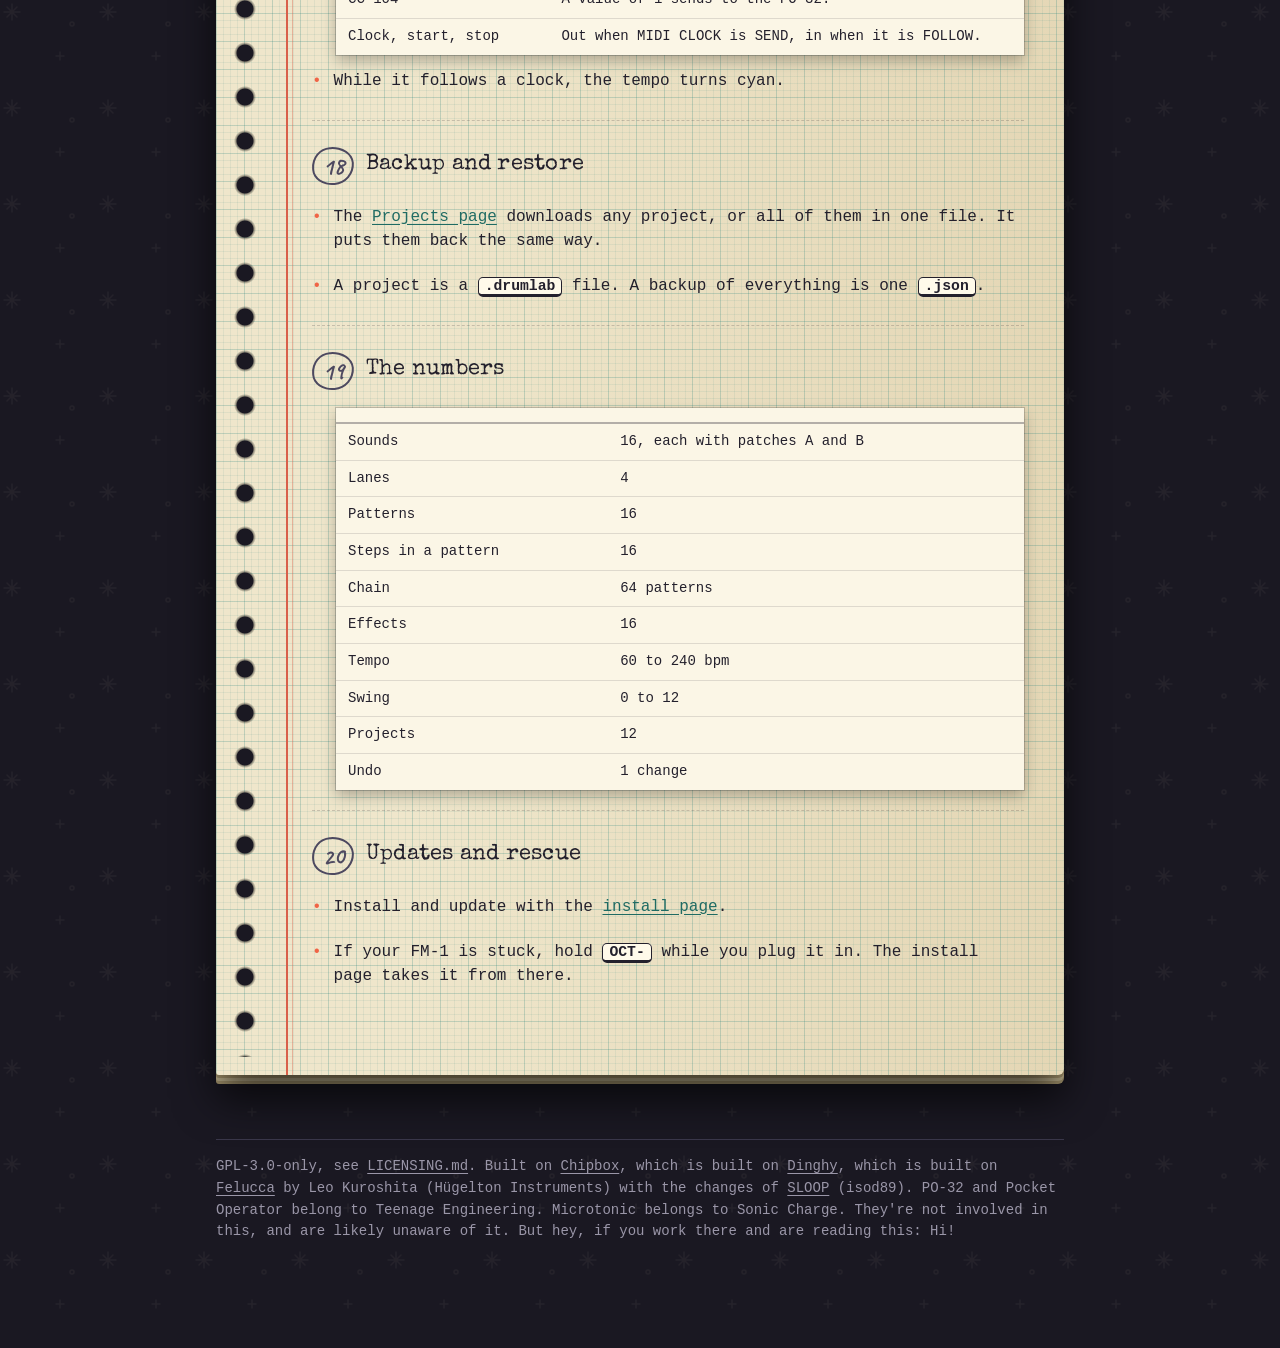
<file: site/guide/index.html>
<!doctype html>
<html lang="en">
<head>
<meta charset="utf-8">
<meta name="viewport" content="width=device-width, initial-scale=1">
<title>Manual · Drumlab</title>
<meta name="description" content="">
<link rel="stylesheet" href="../lab.css">
<link rel="stylesheet" href="../notebook.css">
</head>
<body class="nb s0">
<main>
  <div class="mast"><svg class="atom" viewBox="-50 -50 100 100" width="76" height="76" aria-hidden="true"><g fill="none" stroke="#6edcb9" stroke-width="2.2"><ellipse rx="44" ry="15" transform="rotate(0)"/><ellipse rx="44" ry="15" transform="rotate(60)"/><ellipse rx="44" ry="15" transform="rotate(120)"/></g><g transform="rotate(0)"><circle r="3.8" fill="#eee4c6"><animateMotion dur="3.1s" repeatCount="indefinite" path="M44,0 A44,15 0 1,1 -44,0 A44,15 0 1,1 44,0"/></circle></g><g transform="rotate(60)"><circle r="3.8" fill="#ffa03c"><animateMotion dur="4.3s" repeatCount="indefinite" path="M44,0 A44,15 0 1,0 -44,0 A44,15 0 1,0 44,0"/></circle></g><g transform="rotate(120)"><circle r="3.8" fill="#eee4c6"><animateMotion dur="5.2s" repeatCount="indefinite" path="M44,0 A44,15 0 1,1 -44,0 A44,15 0 1,1 44,0"/></circle></g><circle r="11" fill="#f06446" stroke="#eee4c6" stroke-width="2"/></svg><h1><a href="../">Drumlab</a> <span class="tag">MANUAL</span></h1></div>
  
  <nav class="dial" aria-label="Pages"><a href=".././">Home</a><a href="../play/">Play</a><a href="../install.html">Install</a><a href="../guide/" aria-current="page">Manual</a><a href="../manual/">Tutorials</a><a href="../cheatsheet/">Cheat sheet</a><a href="../projects/">Projects</a><a href="https://github.com/pbarilla/drumlab">Source</a></nav>
  <div class="sheet">
  <div class="toc"><a href="#views">Views</a><a href="#sounds">Sounds</a><a href="#steps">Steps</a><a href="#accents">Accents</a><a href="#mute">Mute</a><a href="#chain">Chain</a><a href="#tempo">Tempo</a><a href="#locks">Locks</a><a href="#fx">Effects</a><a href="#sound">LAB</a><a href="#ab">A and B</a><a href="#kits">Kits</a><a href="#send">Send</a><a href="#projects">Projects</a><a href="#menu">Menu</a><a href="#lessons">Lessons</a><a href="#midi">MIDI</a><a href="#backup">Backup</a><a href="#numbers">Numbers</a><a href="#rescue">Rescue</a></div>

  <section class="step" id="views">
    <h2><b>1</b>The three views</h2>
    <div class="item"><div class="t"><div><code>HOME</code> flips between PATTERN, LAB and SEND.</div></div><div class="pic"><img src="../manual/img/pn-g-home.png" alt="g-home" width="960" height="315" loading="lazy"></div></div>
    <div class="item"><div class="t"><div>PATTERN is where you write the beat, LAB is where you shape the sounds, and SEND lets you push your masterpiece to a PO-32.</div></div></div>
    <div class="item"><div class="t"><div>Hold <code>HOME</code> to open the projects.</div></div></div>
    <div class="item"><div class="t"><div><code>GLO</code> shows the help for the view you're on.</div></div><div class="pic"><img src="../manual/img/pn-g-help.png" alt="g-help" width="960" height="315" loading="lazy"></div></div>
    <div class="item"><div class="t"><div><code>GLO</code> + <code>HOME</code> opens the menu.</div></div></div>
    <div class="item"><div class="t"><div><code>PLAY</code> plays and stops. <code>SAVE</code> saves.</div></div></div>
  </section>

  <section class="step" id="sounds">
    <h2><b>2</b>Sounds and lanes</h2>
    <div class="item"><div class="t"><div>There are 16 sounds, on the 16 white keys as a 4 x 4 grid.</div></div><div class="pic"><img src="../manual/img/pn-g-presets.png" alt="g-presets" width="960" height="315" loading="lazy"></div></div>
    <div class="block"><table style="width:auto"><tr><th style="text-align:center">Lane 1</th><th style="text-align:center">Lane 2</th><th style="text-align:center">Lane 3</th><th style="text-align:center">Lane 4</th></tr><tr><td style="text-align:center"><code>1</code></td><td style="text-align:center"><code>2</code></td><td style="text-align:center"><code>3</code></td><td style="text-align:center"><code>4</code></td></tr><tr><td style="text-align:center"><code>5</code></td><td style="text-align:center"><code>6</code></td><td style="text-align:center"><code>7</code></td><td style="text-align:center"><code>8</code></td></tr><tr><td style="text-align:center"><code>9</code></td><td style="text-align:center"><code>10</code></td><td style="text-align:center"><code>11</code></td><td style="text-align:center"><code>12</code></td></tr><tr><td style="text-align:center"><code>13</code></td><td style="text-align:center"><code>14</code></td><td style="text-align:center"><code>15</code></td><td style="text-align:center"><code>16</code></td></tr></table></div>
    <div class="item"><div class="t"><div>The columns are the 4 lanes. A lane plays one sound at a time, so a new hit cuts the old one.</div></div></div>
    <div class="item"><div class="t"><div><code>PRESETS</code> picks a sound. The keys play them.</div></div></div>
    <div class="item"><div class="t"><div>Sounds 1 to 4 are a kick, a snare, a hat, and then 'something else' in every kit. This is just a recommendation, feel free to break up the sounds however you like!</div></div></div>
  </section>

  <section class="step" id="steps">
    <h2><b>3</b>Writing steps</h2>
    <div class="item"><div class="t"><div>Tap <code>REC</code> to turn WRITE on. The 16 keys represent the 16 steps.</div></div><div class="pic"><img src="../manual/img/pn-g-write.png" alt="g-write" width="960" height="315" loading="lazy"></div></div>
    <div class="item"><div class="t"><div>Pick a sound with <code>PRESETS</code>, then press the steps it plays on. Press a step again to take it away. So far so good. Basically like every single drum machine ever made!</div></div><div class="pic"><img src="../manual/img/pn-g-steps.png" alt="g-steps" width="960" height="612" loading="lazy"></div></div>
    <div class="item"><div class="t"><div>A step holds one sound per lane. Writing another sound of the same lane replaces it.</div></div></div>
    <div class="item"><div class="t"><div>Hold <code>REC</code> while it plays and press the pads. The hits land on the step nearest the playhead. AKA live recording mode!</div></div></div>
    <div class="item"><div class="t"><div><code>SELECT</code> picks the pattern, 1 to 16.</div></div><div class="pic"><img src="../manual/img/pn-g-pattern.png" alt="g-pattern" width="960" height="315" loading="lazy"></div></div>
    <div class="item"><div class="t"><div><code>OCT+</code> copies the pattern to the next one.</div></div></div>
    <div class="item"><div class="t"><div>Hold <code>EDIT</code> to clear the pattern.</div></div></div>
    <div class="item"><div class="t"><div><code>LFO</code> takes back the last change to the pattern. One step back, and no redo. Kind of like 1 chance!</div></div></div>
    <div class="item"><div class="t"><div>Drumlab autosaves when it can, but if you really wanna be sure, then stop playing and dont touch anything for around 5 seconds!</div></div><div class="pic"><img src="../manual/img/pn-g-save.png" alt="g-save" width="960" height="315" loading="lazy"></div></div>
  </section>

  <section class="step" id="accents">
    <h2><b>4</b>Accents</h2>
    <div class="item"><div class="t"><div><code>ENV</code> turns ACCENT on. Press a step to accent it, or...unaccent it? Is that the right word. Unaccent. Sounds weird.</div></div><div class="pic"><img src="../manual/img/pn-g-accent.png" alt="g-accent" width="960" height="315" loading="lazy"></div></div>
    <div class="item"><div class="t"><div>An accent is on the step, so every lane's hit on it is louder. Be careful of those random cowbells!</div></div></div>
  </section>

  <section class="step" id="mute">
    <h2><b>5</b>Mute and solo</h2>
    <div class="item"><div class="t"><div><code>ARP</code> once is MUTE, twice is SOLO, three times is off.</div></div><div class="pic"><img src="../manual/img/pn-g-mute.png" alt="g-mute" width="960" height="315" loading="lazy"></div></div>
    <div class="item"><div class="t"><div>In either, a key picks its lane: keys 1, 5, 9 and 13 are lane 1, and so on. That's confusing isnt it? Just do 1,2,3,4. Whatever. I should probably review that...</div></div><div class="pic"><img src="../manual/img/pn-g-solo.png" alt="g-solo" width="960" height="315" loading="lazy"></div></div>
  </section>

  <section class="step" id="chain">
    <h2><b>6</b>Chain</h2>
    <div class="item"><div class="t"><div><code>SEL</code> turns chain mode on. The keys add patterns 1 to 16 to the chain.</div></div><div class="pic"><img src="../manual/img/pn-g-chain.png" alt="g-chain" width="960" height="315" loading="lazy"></div></div>
    <div class="item"><div class="t"><div>Tap <code>EDIT</code> to take the last one off. Hold <code>EDIT</code> to clear the chain.</div></div></div>
    <div class="item"><div class="t"><div>With no chain, the pattern on show loops. Which is kind of obvious when you think about it, huh. Like a chain of length 1. But hey, gotta write it here! Future generations, and all that...</div></div></div>
    <div class="item"><div class="t"><div>A chain holds up to 64 patterns. That's alotta patterns!</div></div></div>
  </section>

  <section class="step" id="tempo">
    <h2><b>7</b>Tempo and swing</h2>
    <div class="item"><div class="t"><div><code>KNOB 1</code> is the tempo, 60 to 240. Why did I limit it to 60, you may ask? Oh, no reason... nothing to do with a minute having 60 seconds, and a second having 1000ms, and it being all nice and easy to figure out...</div></div><div class="pic"><img src="../manual/img/pn-g-tempo.png" alt="g-tempo" width="960" height="315" loading="lazy"></div></div>
    <div class="item"><div class="t"><div><code>KNOB 2</code> is the swing, 0 to 12.</div></div><div class="pic"><img src="../manual/img/pn-g-swing.png" alt="g-swing" width="960" height="315" loading="lazy"></div></div>
  </section>

  <section class="step" id="locks">
    <h2><b>8</b>Pitch and morph</h2>
    <div class="item"><div class="t"><div><code>KNOB 3</code> tunes the sound you picked and <code>KNOB 4</code> slides it from patch A to patch B.</div></div><div class="pic"><img src="../manual/img/pn-g-pm.png" alt="g-pm" width="960" height="315" loading="lazy"></div></div>
    <div class="item"><div class="t"><div>A step keeps the pitch and morph it was written with.</div></div></div>
    <div class="item"><div class="t"><div>To change one step, hold its key in WRITE and turn <code>KNOB 3</code> or <code>KNOB 4</code>. That's a step lock, baby!</div></div></div>
    <div class="item"><div class="t"><div>To change many, hold <code>REC</code> while it plays and turn the knobs. They write into the steps of the sound you picked as they pass.</div></div></div>
  </section>

  <section class="step" id="fx">
    <h2><b>9</b>Effects</h2>
    <div class="item"><div class="t"><div>Tap <code>FX</code> and the 16 white keys become effects. Hold a key for its effect. Tap <code>FX</code> again to put them away. Or hold <code>FX</code> for the layer while you hold it.</div></div><div class="pic"><img src="../manual/img/pn-g-fx.png" alt="g-fx" width="960" height="315" loading="lazy"></div></div>
    <div class="block"><table style="width:auto"><tr><td style="text-align:center"><code>STOP</code></td><td style="text-align:center"><code>REPEAT</code></td><td style="text-align:center"><code>LPF</code></td><td style="text-align:center"><code>HPF</code></td></tr><tr><td style="text-align:center"><code>ECHO</code></td><td style="text-align:center"><code>REVERB</code></td><td style="text-align:center"><code>CRUSH</code></td><td style="text-align:center"><code>GATE</code></td></tr><tr><td style="text-align:center"><code>HALF</code></td><td style="text-align:center"><code>DIST</code></td><td style="text-align:center"><code>P-LFO</code></td><td style="text-align:center"><code>BEND</code></td></tr><tr><td style="text-align:center"><code>GRAIN</code></td><td style="text-align:center"><code>REVRSE</code></td><td style="text-align:center"><code>FM</code></td><td style="text-align:center"><code>LATCH</code></td></tr></table></div>
    <div class="item"><div class="t"><div>The 16 pads are the PO-32's effects: HALF, DIST, SQUASH, ECHO, P-LFO, EQ SW, MORPH, BEND, PUNCH, 6/8, REPEAT, REP 2, FM, GRAIN, REVRSE and BOUNCE. With WRITE on and the pattern playing, they are written into the steps as they pass.</div></div></div>
    <div class="item"><div class="t"><div>With Brothers Link on (Sync set to Lead or Follow), the pads change. Pads 1 to 8 are the same on Chipbox, Smileyface and Drumlab, and they travel over Bluetooth: STOP, REPEAT, LPF, HPF, ECHO, REVERB, CRUSH and GATE.</div></div></div>
    <div class="item"><div class="t"><div>Pads 9 to 15 are then seven of the PO-32's effects: HALF, DIST, P-LFO, BEND, GRAIN, REVRSE and FM. They are written into the steps as before.</div></div></div>
    <div class="item"><div class="t"><div>Pad 16 is then the LATCH. With it on, a tap holds a pad on and the next tap lets it go.</div></div></div>
    <div class="item"><div class="t"><div>With WRITE on, hold <code>FX</code> and press nothing while it plays to wipe the effects from the steps as they pass.</div></div></div>
  </section>

  <section class="step" id="sound">
    <h2><b>10</b>The LAB view</h2>
    <div class="item"><div class="t"><div><code>PRESETS</code> picks the sound.</div></div><div class="pic"><img src="../manual/img/pn-g-knobs.png" alt="g-knobs" width="960" height="315" loading="lazy"></div></div>
    <div class="item"><div class="t"><div><code>ALGORITHM</code> flips through six pages. The four knobs set what the page shows.</div></div></div>
    <div class="block"><table><tr><th>Page</th><th>KNOB 1</th><th>KNOB 2</th><th>KNOB 3</th><th>KNOB 4</th></tr><tr><td>OSC</td><td>WAVE: SIN, TRI, SAW</td><td>FREQ</td><td>ATTACK</td><td>DECAY</td></tr><tr><td>MOD</td><td>MODE: DECAY, SINE, NOISE</td><td>RATE</td><td>AMOUNT</td><td>VELOC</td></tr><tr><td>NOISE</td><td>FILTER: LP, BP, HP</td><td>FREQ</td><td>Q</td><td>VELOC</td></tr><tr><td>ENV</td><td>SHAPE: EXP, LIN, MOD</td><td>ATTACK</td><td>DECAY</td><td>MIX</td></tr><tr><td>OUT</td><td>DIST</td><td>EQ HZ</td><td>EQ DB</td><td>LEVEL</td></tr><tr><td>SOUND</td><td>VELOC</td><td>PITCH</td><td>MORPH</td><td></td></tr></table></div>
    <div class="item"><div class="t"><div>The sound plays a moment after you stop turning. The keys play the sound as you have it now.</div></div></div>
    <div class="item"><div class="t"><div>Hold <code>EDIT</code> while you turn for fine control: a click moves a tenth as far.</div></div></div>
    <div class="item"><div class="t"><div><code>PLAY</code> loops the sound while you tweak.</div></div><div class="pic"><img src="../manual/img/pn-g-loop.png" alt="g-loop" width="960" height="315" loading="lazy"></div></div>
  </section>

  <section class="step" id="ab">
    <h2><b>11</b>Patches A and B</h2>
    <div class="item"><div class="t"><div>Every sound is two patches. <code>SEL</code> picks the one you edit.</div></div><div class="pic"><img src="../manual/img/pn-g-ab.png" alt="g-ab" width="960" height="315" loading="lazy"></div></div>
    <div class="item"><div class="t"><div>MORPH, on the SOUND page and on <code>KNOB 4</code>, blends the two when the sound plays.</div></div></div>
    <div class="item"><div class="t"><div><code>MORPH</code> in the FX layer plays every hit as patch B.</div></div></div>
  </section>

  <section class="step" id="kits">
    <h2><b>12</b>Kits</h2>
    <div class="item"><div class="t"><div>In the LAB view, <code>OCT+</code> opens the kits window. Every kit replaces all 16 sounds. Your patterns stay.</div></div><div class="pic"><img src="../manual/img/pn-g-kits.png" alt="g-kits" width="960" height="315" loading="lazy"></div></div>
    <div class="item"><div class="t"><div><code>SELECT</code> or <code>PRESETS</code> walks the list: a rolled kit, LAB-1 and the preset kits. Each plays as you land on it, and the keys play its sounds.</div></div><div class="pic"><img src="../manual/img/pn-g-kitlist.png" alt="g-kitlist" width="960" height="315" loading="lazy"></div></div>
    <div class="block"><p>Preset kits: <code>TUBE</code>, <code>BOX</code>, <code>DUSTY</code>, <code>TOYBOX</code>, <code>ELECTRO</code>, <code>SPACE</code>, <code>POCKET</code>, <code>ACID</code>, <code>CHIP</code>.</p></div>
    <div class="item"><div class="t"><div>On the rolled kit, <code>PLAY</code> rolls another.</div></div></div>
    <div class="item"><div class="t"><div><code>OCT+</code> keeps the kit. <code>OCT-</code> puts the old one back.</div></div></div>
  </section>

  <section class="step" id="send">
    <h2><b>13</b>Sending to a PO-32</h2>
    <div class="item"><div class="t"><div>In the SEND view, hit the <code>PLAY</code> button. Now thank me later, but a warning appears.</div></div><div class="pic"><img src="../manual/img/pn-g-send.png" alt="g-send" width="960" height="315" loading="lazy"></div></div>
    <div class="item"><div class="t"><div><code>OCT+</code> sends all 16 sounds, A and B, the 16 patterns, the tempo, the swing and the chain.</div></div><div class="pic"><img src="../manual/img/pn-g-ask.png" alt="g-ask" width="960" height="315" loading="lazy"></div></div>
    <div class="item"><div class="t"><div>The <a href="../manual/send-po32/">tutorial</a> has more information!</div></div></div>
  </section>

  <section class="step" id="projects">
    <h2><b>14</b>Projects</h2>
    <div class="item"><div class="t"><div>Hold <code>HOME</code> to open the projects. There are 12.</div></div><div class="pic"><img src="../manual/img/pn-g-picker.png" alt="g-picker" width="960" height="315" loading="lazy"></div></div>
    <div class="item"><div class="t"><div><code>SELECT</code> or <code>PRESETS</code> to pick one!</div></div></div>
    <div class="item"><div class="t"><div><code>HOME</code> opens it. Hold <code>HOME</code> to close the list and stay where you were.</div></div></div>
    <div class="item"><div class="t"><div>Hold <code>EDIT</code> to delete the selected project. The demo can go too, and then project 1 is yours. Restore Demos in the menu brings it back while that slot is empty.</div></div><div class="pic"><img src="../manual/img/pn-g-delete.png" alt="g-delete" width="960" height="315" loading="lazy"></div></div>
    <div class="item"><div class="t"><div>A new project starts from the LAB-1 kit. Whats the LAB-1 kit? Oh... you know.</div></div></div>
  </section>

  <section class="step" id="menu">
    <h2><b>15</b>The menu</h2>
    <div class="item"><div class="t"><div><code>GLO</code> + <code>HOME</code> opens it. <code>SELECT</code> or <code>PRESETS</code> picks a row, <code>OCT+</code> and <code>OCT-</code> change it, <code>HOME</code> leaves.</div></div><div class="pic"><img src="../manual/img/pn-g-menu.png" alt="g-menu" width="960" height="315" loading="lazy"></div></div>
    <div class="block"><table><tr><th>Row</th><th>What it does</th></tr><tr><td>MIDI CLOCK</td><td>OFF, SEND or FOLLOW.</td></tr><tr><td>MIDI CHANNEL</td><td>ANY, or 1 to 16. Only notes and controllers from that channel come in.</td></tr><tr><td>LESSONS</td><td><code>KNOB 1</code> picks one, <code>OCT+</code> starts it.</td></tr><tr><td>SHOW TIPS</td><td>YES shows a tip after five minutes of nothing. Any touch puts it away.</td></tr><tr><td>QUICK START ALWAYS</td><td>YES shows the quick start every time you switch on. A new device shows it once.</td></tr><tr><td>PROJECTS AT START</td><td>YES opens the projects when you switch on.</td></tr><tr><td>BATTERY</td><td>How full it is.</td></tr><tr><td>RESTORE DEMOS</td><td><code>OCT+</code> brings the demo back into project 1. It waits while a project of yours is there.</td></tr><tr><td>FACTORY RESET</td><td><code>OCT+</code> asks. Yes erases the projects and puts the demos back.</td></tr><tr><td>ABOUT</td><td>The firmware's name.</td></tr></table></div>
    <div class="item"><div class="t"><div>SEND makes Drumlab the clock: 24 pulses a quarter note, with start and stop. FOLLOW takes the tempo from the clock coming in.</div></div><div class="pic"><img src="../manual/img/pn-g-clock.png" alt="g-clock" width="960" height="315" loading="lazy"></div></div>
  </section>

  <section class="step" id="lessons">
    <h2><b>16</b>Lessons</h2>
    <div class="item"><div class="t"><div>A lesson shows a pattern as rings to play in. Press the steps the rings are on. Like guitar hero, but slower, not a guitar, and not very heroic. But it'll teach ya how to use Drumlab!</div></div><div class="pic"><img src="../manual/img/pn-l-start.png" alt="l-start" width="960" height="315" loading="lazy"></div></div>
    <div class="block"><p><code>FOUR FLOOR</code>, <code>BACKBEAT</code>, <code>BOOM BAP</code>, <code>OFFBEAT HATS</code>, <code>ELECTRO</code>, <code>HAT ROLL</code>.</p></div>
    <div class="item"><div class="t"><div><code>HOME</code> leaves. Your project comes back as it was.</div></div></div>
    <div class="item"><div class="t"><div>When every ring is filled, <code>OCT+</code> starts the next lesson.</div></div></div>
    <div class="block"><p>After those six come eighteen guided lessons. A card over the controls says what to do with your hands and goes green when you have done it. <code>GLO</code> puts the card away and brings it back. <code>GLO</code> + <code>HOME</code> leaves, and your project comes back as it was.</p></div>
    <div class="block"><p><code>GET AROUND</code>, <code>PLAY A PAD</code>, <code>YOUR FIRST BEAT</code>, <code>SOUNDS</code>, <code>ACCENTS</code>, <code>TEMPO AND SWING</code>, <code>PITCH AND MORPH</code>, <code>PATTERNS</code>, <code>CHAIN PATTERNS</code>, <code>MUTE AND SOLO</code>, <code>PUNCH-IN FX</code>, <code>UNDO AND CLEAR</code>, <code>SOUND LAB</code>, <code>PATCH A AND B</code>, <code>ROLL A KIT</code>, <code>SOUND ENGINES</code>, <code>SEND TO THE PO-32</code>, <code>A BEAT FROM ZERO</code>.</p></div>
  </section>

  <section class="step" id="midi">
    <h2><b>17</b>MIDI</h2>
    <div class="block"><table><tr><th>Message</th><th>What it does</th></tr><tr><td>Notes 0 to 15, and 36 to 51</td><td>Play the 16 sounds. On 36 to 51, a velocity over 110 is an accent.</td></tr><tr><td>Notes out</td><td>The pads send notes 36 to 51 on channel 10 whenever they sound.</td></tr><tr><td>Program change 0 to 15</td><td>Picks the pattern.</td></tr><tr><td>CC 102</td><td>64 and up plays, below stops.</td></tr><tr><td>CC 103</td><td>The tempo, divided by 2.</td></tr><tr><td>CC 104</td><td>A value of 1 sends to the PO-32.</td></tr><tr><td>Clock, start, stop</td><td>Out when MIDI CLOCK is SEND, in when it is FOLLOW.</td></tr></table></div>
    <div class="item"><div class="t"><div>While it follows a clock, the tempo turns cyan.</div></div></div>
  </section>

  <section class="step" id="backup">
    <h2><b>18</b>Backup and restore</h2>
    <div class="item"><div class="t"><div>The <a href="../projects/">Projects page</a> downloads any project, or all of them in one file. It puts them back the same way.</div></div></div>
    <div class="item"><div class="t"><div>A project is a <code>.drumlab</code> file. A backup of everything is one <code>.json</code>.</div></div></div>
  </section>

  <section class="step" id="numbers">
    <h2><b>19</b>The numbers</h2>
    <div class="block"><table><tr><th></th><th></th></tr><tr><td>Sounds</td><td>16, each with patches A and B</td></tr><tr><td>Lanes</td><td>4</td></tr><tr><td>Patterns</td><td>16</td></tr><tr><td>Steps in a pattern</td><td>16</td></tr><tr><td>Chain</td><td>64 patterns</td></tr><tr><td>Effects</td><td>16</td></tr><tr><td>Tempo</td><td>60 to 240 bpm</td></tr><tr><td>Swing</td><td>0 to 12</td></tr><tr><td>Projects</td><td>12</td></tr><tr><td>Undo</td><td>1 change</td></tr></table></div>
  </section>

  <section class="step" id="rescue">
    <h2><b>20</b>Updates and rescue</h2>
    <div class="item"><div class="t"><div>Install and update with the <a href="../install.html">install page</a>.</div></div></div>
    <div class="item"><div class="t"><div>If your FM-1 is stuck, hold <code>OCT-</code> while you plug it in. The install page takes it from there.</div></div></div>
  </section>
  </div>
  <footer>GPL-3.0-only, see <a href="https://github.com/pbarilla/drumlab/blob/main/LICENSING.md">LICENSING.md</a>. Built on <a href="../../chipbox/">Chipbox</a>, which is built on <a href="https://github.com/zvenson/dinghy">Dinghy</a>, which is built on <a href="https://github.com/hugelton/Felucca">Felucca</a> by Leo Kuroshita (Hügelton Instruments) with the changes of <a href="https://github.com/isod89/sloop-fm1">SLOOP</a> (isod89). PO-32 and Pocket Operator belong to Teenage Engineering. Microtonic belongs to Sonic Charge. They're not involved in this, and are likely unaware of it. But hey, if you work there and are reading this: Hi!</footer>
</main>
<script src="../lab.js"></script>
</body>
</html>
</file>
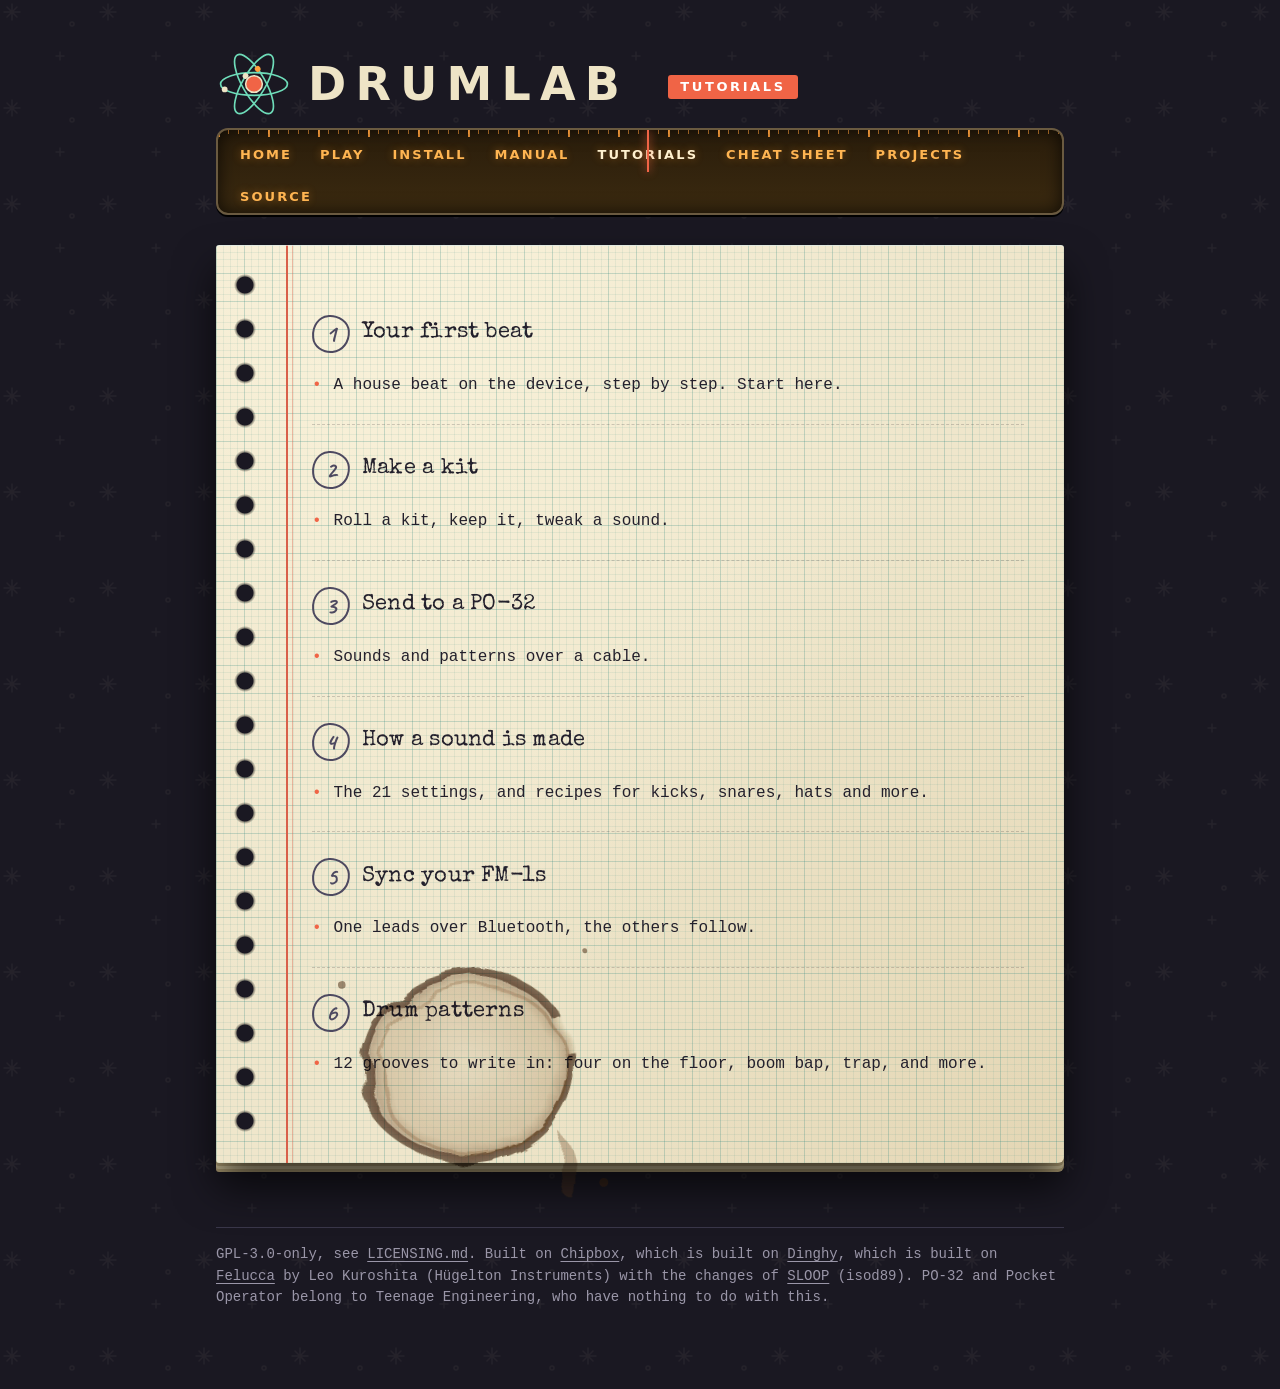
<file: site/manual/index.html>
<!doctype html>
<html lang="en">
<head>
<meta charset="utf-8">
<meta name="viewport" content="width=device-width, initial-scale=1">
<title>Tutorials · Drumlab</title>
<meta name="description" content="">
<link rel="stylesheet" href="../lab.css">
<link rel="stylesheet" href="../notebook.css">
</head>
<body class="nb s1">
<main>
  <div class="mast"><svg class="atom" viewBox="-50 -50 100 100" width="76" height="76" aria-hidden="true"><g fill="none" stroke="#6edcb9" stroke-width="2.2"><ellipse rx="44" ry="15" transform="rotate(0)"/><ellipse rx="44" ry="15" transform="rotate(60)"/><ellipse rx="44" ry="15" transform="rotate(120)"/></g><g transform="rotate(0)"><circle r="3.8" fill="#eee4c6"><animateMotion dur="3.1s" repeatCount="indefinite" path="M44,0 A44,15 0 1,1 -44,0 A44,15 0 1,1 44,0"/></circle></g><g transform="rotate(60)"><circle r="3.8" fill="#ffa03c"><animateMotion dur="4.3s" repeatCount="indefinite" path="M44,0 A44,15 0 1,0 -44,0 A44,15 0 1,0 44,0"/></circle></g><g transform="rotate(120)"><circle r="3.8" fill="#eee4c6"><animateMotion dur="5.2s" repeatCount="indefinite" path="M44,0 A44,15 0 1,1 -44,0 A44,15 0 1,1 44,0"/></circle></g><circle r="11" fill="#f06446" stroke="#eee4c6" stroke-width="2"/></svg><h1><a href="../">Drumlab</a> <span class="tag">TUTORIALS</span></h1></div>
  
  <nav class="dial" aria-label="Pages"><a href=".././">Home</a><a href="../play/">Play</a><a href="../install.html">Install</a><a href="../guide/">Manual</a><a href="../manual/" aria-current="page">Tutorials</a><a href="../cheatsheet/">Cheat sheet</a><a href="../projects/">Projects</a><a href="https://github.com/pbarilla/drumlab">Source</a></nav>
  <div class="sheet">

  <section class="step">
    <h2><b>1</b><a href="first-beat/">Your first beat</a></h2>
    <div class="item"><div class="t"><div>A house beat on the device, step by step. Start here.</div></div></div>
  </section>

  <section class="step">
    <h2><b>2</b><a href="make-a-kit/">Make a kit</a></h2>
    <div class="item"><div class="t"><div>Roll a kit, keep it, tweak a sound.</div></div></div>
  </section>

  <section class="step">
    <h2><b>3</b><a href="send-po32/">Send to a PO-32</a></h2>
    <div class="item"><div class="t"><div>Sounds and patterns over a cable.</div></div></div>
  </section>

  <section class="step">
    <h2><b>4</b><a href="sound-engine/">How a sound is made</a></h2>
    <div class="item"><div class="t"><div>The 21 settings, and recipes for kicks, snares, hats and more.</div></div></div>
  </section>

  <section class="step">
    <h2><b>5</b><a href="sync/">Sync your FM-1s</a></h2>
    <div class="item"><div class="t"><div>One leads over Bluetooth, the others follow.</div></div></div>
  </section>

  <section class="step">
    <h2><b>6</b><a href="patterns/">Drum patterns</a></h2>
    <div class="item"><div class="t"><div>12 grooves to write in: four on the floor, boom bap, trap, and more.</div></div></div>
  </section>
  </div>
  <footer>GPL-3.0-only, see <a href="https://github.com/pbarilla/drumlab/blob/main/LICENSING.md">LICENSING.md</a>. Built on <a href="../../chipbox/">Chipbox</a>, which is built on <a href="https://github.com/zvenson/dinghy">Dinghy</a>, which is built on <a href="https://github.com/hugelton/Felucca">Felucca</a> by Leo Kuroshita (Hügelton Instruments) with the changes of <a href="https://github.com/isod89/sloop-fm1">SLOOP</a> (isod89). PO-32 and Pocket Operator belong to Teenage Engineering, who have nothing to do with this.</footer>
</main>
<script src="../lab.js"></script>
</body>
</html>
</file>
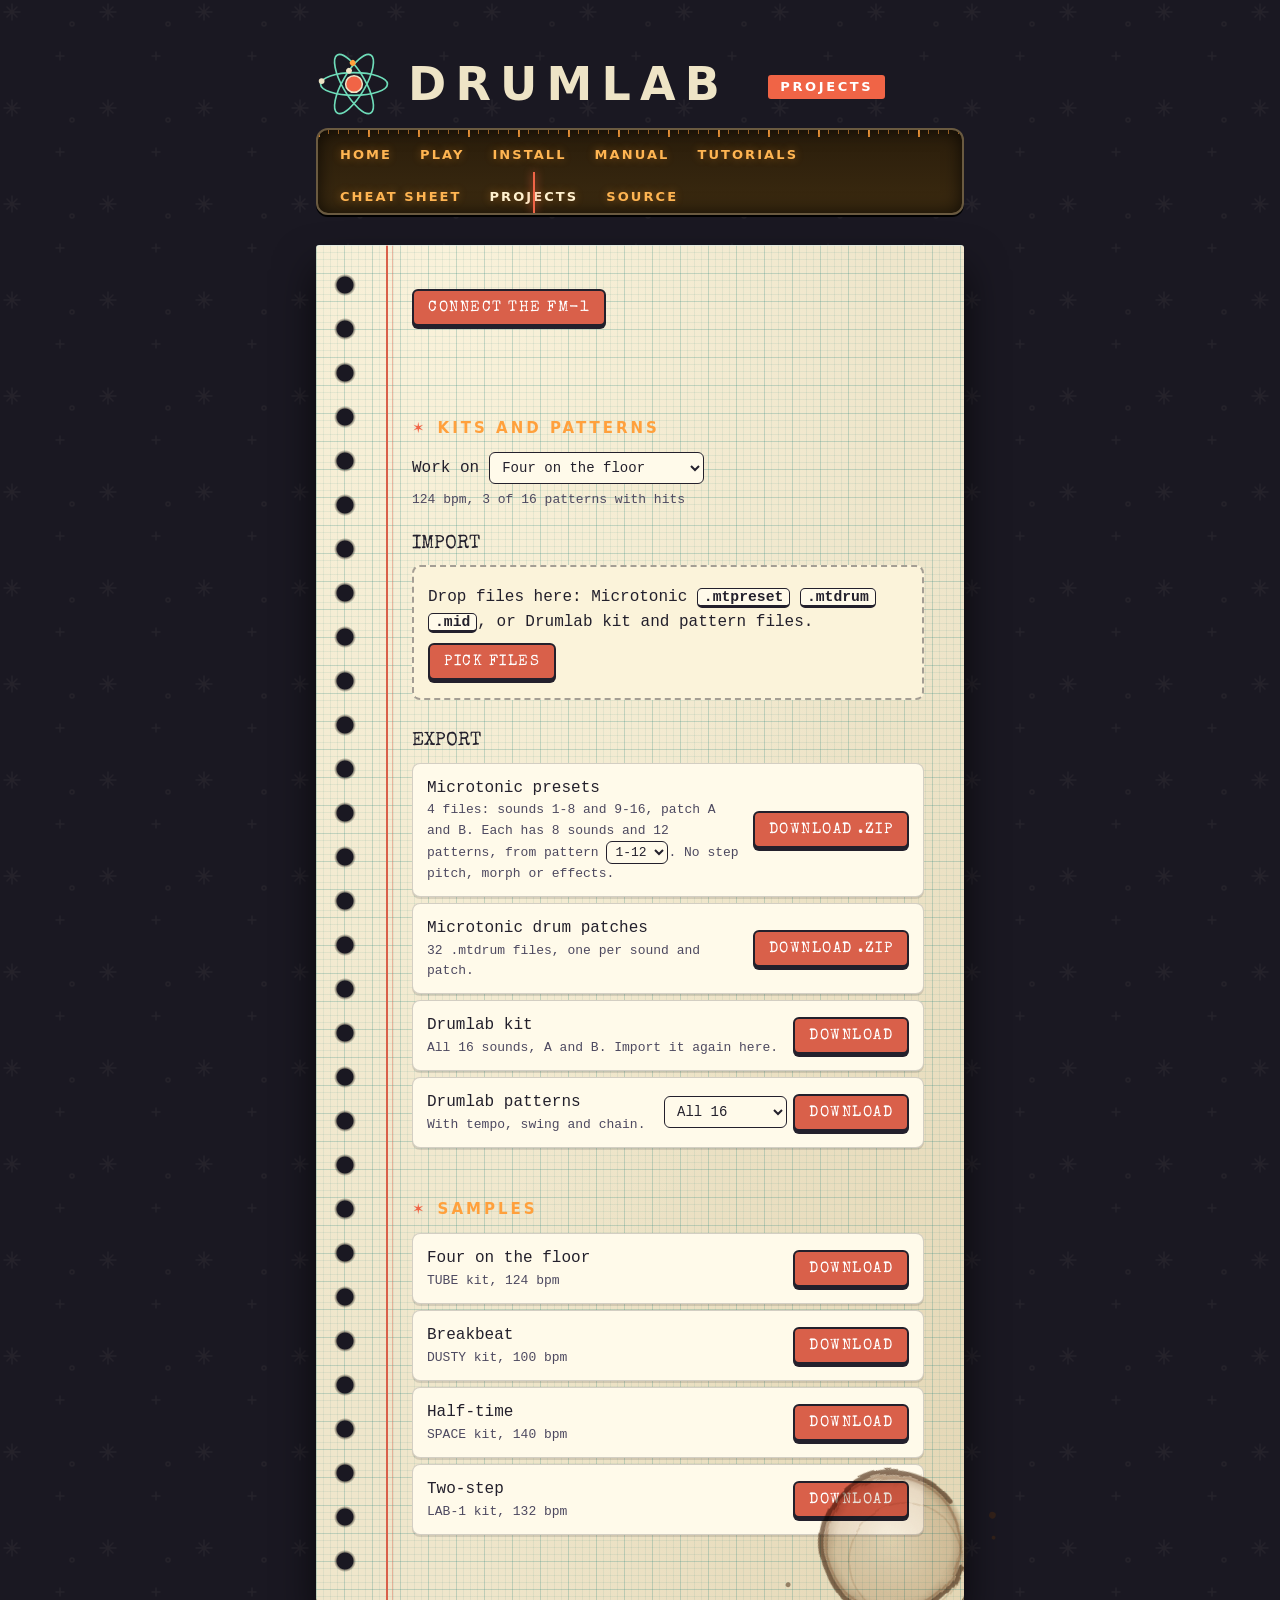
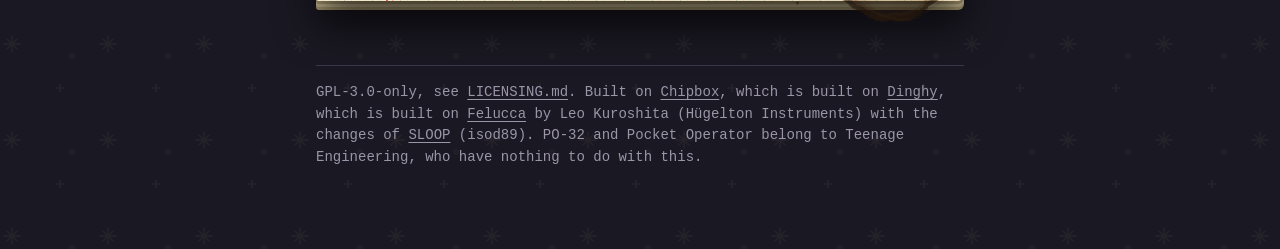
<file: site/projects/index.html>
<!doctype html>
<html lang="en">
<head>
<meta charset="utf-8">
<meta name="viewport" content="width=device-width, initial-scale=1">
<title>Projects · Drumlab</title>
<meta name="description" content="">
<link rel="stylesheet" href="../lab.css">
<style>
  main { max-width:680px; }
  button, .row .btn { font:700 13px var(--display); letter-spacing:.1em; text-transform:uppercase; background:var(--cream); color:#1a1822; border:0; border-radius:6px; padding:9px 14px; cursor:pointer; text-decoration:none; }
  button.alt, .btn.alt { background:var(--plate); color:var(--cream); box-shadow:none; border:1px solid #4a4658; }
  button.warn { background:var(--coral); color:#fff; }
  .row { display:flex; flex-wrap:wrap; align-items:center; gap:8px 12px; padding:12px 14px; background:var(--plate); border-radius:8px; margin-bottom:6px; }
  .row .n { width:2ch; color:var(--dim); }
  .row .what { flex:1 1 180px; min-width:0; }
  .row .what small { display:block; color:var(--dim); font-size:13px; }
  .row.open { outline:1px solid var(--mint); }
  .btns { margin:0; gap:6px; }
  select { font:inherit; font-size:14px; background:#fffaea; color:#23202c; border:1.5px solid #23202c; border-radius:6px; padding:6px 8px; max-width:100%; }
  #status { margin:16px 0; min-height:1.55em; }
  #bar { width:100%; height:8px; display:none; accent-color:var(--coral); }
  input[type=file] { display:none; }
  body.busy button, body.busy .btn, body.busy select { opacity:.4; pointer-events:none; }
  h3 { margin:22px 0 8px; }
  .work { margin:0 0 6px; display:flex; flex-wrap:wrap; align-items:center; gap:6px 10px; }
  .work small, .dim { font-size:13px; }
  .drop { display:flex; flex-wrap:wrap; align-items:center; justify-content:space-between; gap:8px 14px; padding:18px 14px; border:2px dashed #23202c66; border-radius:8px; background:#fbf3da; color:#23202c; margin-bottom:8px; }
  .drop.over { border-color:#1f6b63; background:#e9f3e6; }
  .item { padding:12px 14px; background:#fffaea; color:#23202c; border:1px solid #23202c33; box-shadow:0 2px 0 #23202c22; border-radius:8px; margin-bottom:8px; }
  .ihead { display:flex; align-items:center; justify-content:space-between; gap:10px; }
  .ihead .what { flex:1 1 auto; min-width:0; overflow-wrap:anywhere; }
  .fields { display:flex; flex-wrap:wrap; gap:8px 16px; margin:10px 0 2px; align-items:center; }
  .field { display:inline-flex; align-items:center; gap:6px; }
  .field .lab, .chk { color:var(--dim); font-size:13px; }
  .chk input { margin-right:4px; accent-color:var(--mint); }
  ul.notes { margin:8px 0 0; padding-left:18px; font-size:14px; }
  ul.notes li { margin:2px 0; }
  #exports.off { opacity:.5; pointer-events:none; }
  #exports .btns { display:flex; flex-wrap:wrap; align-items:center; gap:6px; }
  #exports small select { font-size:13px; padding:2px 4px; }
</style>
<link rel="stylesheet" href="../notebook.css">
</head>
<body class="nb s0 corner">
<main>
  <div class="mast"><svg class="atom" viewBox="-50 -50 100 100" width="76" height="76" aria-hidden="true"><g fill="none" stroke="#6edcb9" stroke-width="2.2"><ellipse rx="44" ry="15" transform="rotate(0)"/><ellipse rx="44" ry="15" transform="rotate(60)"/><ellipse rx="44" ry="15" transform="rotate(120)"/></g><g transform="rotate(0)"><circle r="3.8" fill="#eee4c6"><animateMotion dur="3.1s" repeatCount="indefinite" path="M44,0 A44,15 0 1,1 -44,0 A44,15 0 1,1 44,0"/></circle></g><g transform="rotate(60)"><circle r="3.8" fill="#ffa03c"><animateMotion dur="4.3s" repeatCount="indefinite" path="M44,0 A44,15 0 1,0 -44,0 A44,15 0 1,0 44,0"/></circle></g><g transform="rotate(120)"><circle r="3.8" fill="#eee4c6"><animateMotion dur="5.2s" repeatCount="indefinite" path="M44,0 A44,15 0 1,1 -44,0 A44,15 0 1,1 44,0"/></circle></g><circle r="11" fill="#f06446" stroke="#eee4c6" stroke-width="2"/></svg><h1><a href="../">Drumlab</a> <span class="tag">PROJECTS</span></h1></div>
  
  <nav class="dial" aria-label="Pages"><a href=".././">Home</a><a href="../play/">Play</a><a href="../install.html">Install</a><a href="../guide/">Manual</a><a href="../manual/">Tutorials</a><a href="../cheatsheet/">Cheat sheet</a><a href="../projects/" aria-current="page">Projects</a><a href="https://github.com/pbarilla/drumlab">Source</a></nav>
  <div class="sheet">

  <p><button id="connect">Connect the FM-1</button></p>
  <progress id="bar" max="100" value="0"></progress>
  <p id="status"></p>

  <div id="mine" hidden>
    <div id="slots"></div>
    <p class="btns" style="margin-top:14px"><button id="backup" class="alt">Back up all</button> <button id="restore" class="alt">Restore backup</button></p>
    <p id="confirm" hidden></p>
  </div>

  <h2>Kits and patterns</h2>
  <p class="work">Work on <select id="base"></select> <small id="baseinfo"></small></p>

  <h3>Import</h3>
  <div id="drop" class="drop"><span>Drop files here: Microtonic <code>.mtpreset</code> <code>.mtdrum</code> <code>.mid</code>, or Drumlab kit and pattern files.</span><button id="pickfiles" class="alt">Pick files</button></div>
  <div id="items"></div>
  <p class="btns"><button id="add" hidden>Add to project</button></p>
  <div id="result" hidden>
    <h3>Changed</h3>
    <ul class="notes" id="changes"></ul>
    <p class="btns"><button id="dl">Download project</button> <span id="writebox"></span> <button id="startover" class="alt">Start over</button></p>
  </div>

  <h3>Export</h3>
  <div id="exports">
    <div class="row"><div class="what">Microtonic presets<small>4 files: sounds 1-8 and 9-16, patch A and B. Each has 8 sounds and 12 patterns, from pattern <select id="expfirst"></select>. No step pitch, morph or effects.</small></div><div class="btns"><button id="exppresets" class="alt">Download .zip</button></div></div>
    <div class="row"><div class="what">Microtonic drum patches<small>32 .mtdrum files, one per sound and patch.</small></div><div class="btns"><button id="expdrums" class="alt">Download .zip</button></div></div>
    <div class="row"><div class="what">Drumlab kit<small>All 16 sounds, A and B. Import it again here.</small></div><div class="btns"><button id="expkit" class="alt">Download</button></div></div>
    <div class="row"><div class="what">Drumlab patterns<small>With tempo, swing and chain.</small></div><div class="btns"><select id="exppat"></select><button id="exppattern" class="alt">Download</button></div></div>
  </div>

  <h2>Samples</h2>
  <div id="samples"></div>
  <input type="file" id="pick" accept=".drumlab,.json">
  <input type="file" id="importpick" multiple accept=".mtpreset,.mtdrum,.mtpg,.mtdp,.mid,.midi,.json,text/plain">
  <input type="file" id="basepick" accept=".drumlab,.json">
  </div>
  <footer>GPL-3.0-only, see <a href="https://github.com/pbarilla/drumlab/blob/main/LICENSING.md">LICENSING.md</a>. Built on <a href="../../chipbox/">Chipbox</a>, which is built on <a href="https://github.com/zvenson/dinghy">Dinghy</a>, which is built on <a href="https://github.com/hugelton/Felucca">Felucca</a> by Leo Kuroshita (Hügelton Instruments) with the changes of <a href="https://github.com/isod89/sloop-fm1">SLOOP</a> (isod89). PO-32 and Pocket Operator belong to Teenage Engineering, who have nothing to do with this.</footer>
</main>
<script src="../lab.js"></script>
<script type="module" src="../js/projects.js"></script>
</body>
</html>
</file>
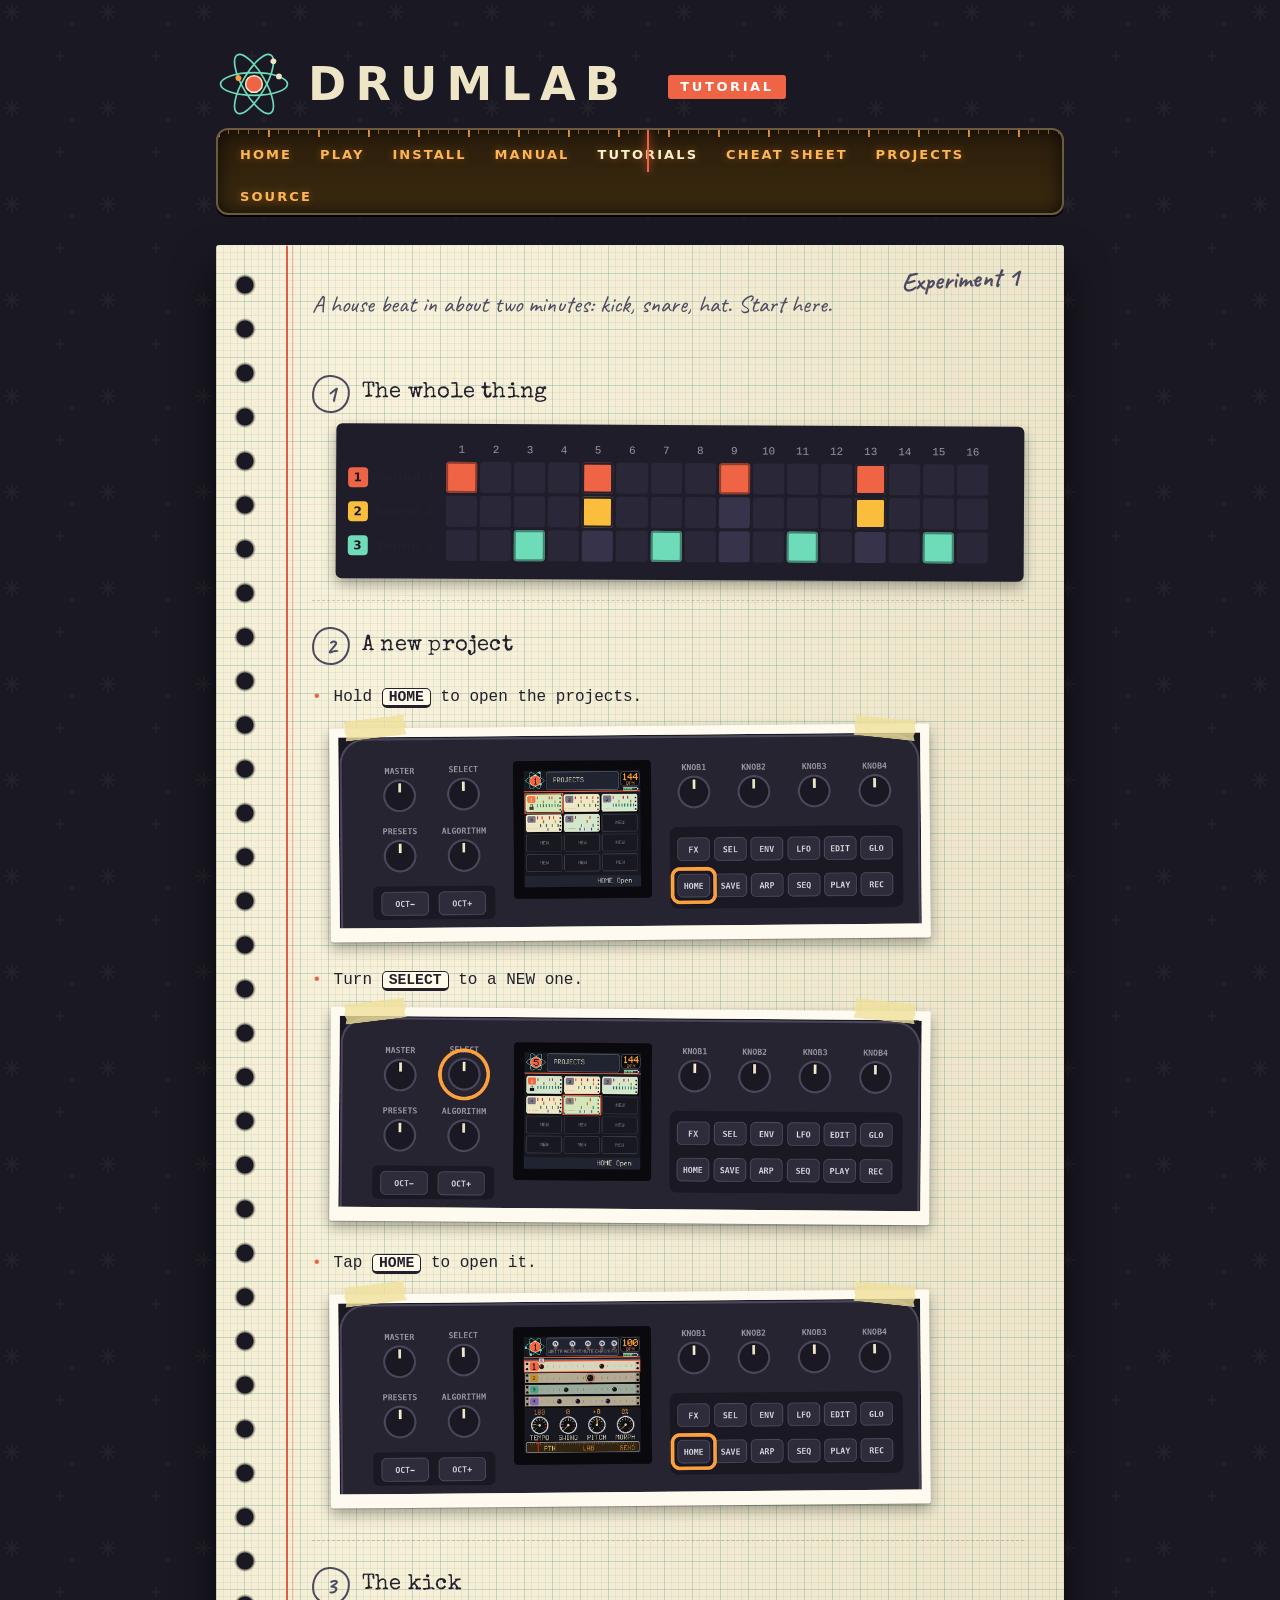
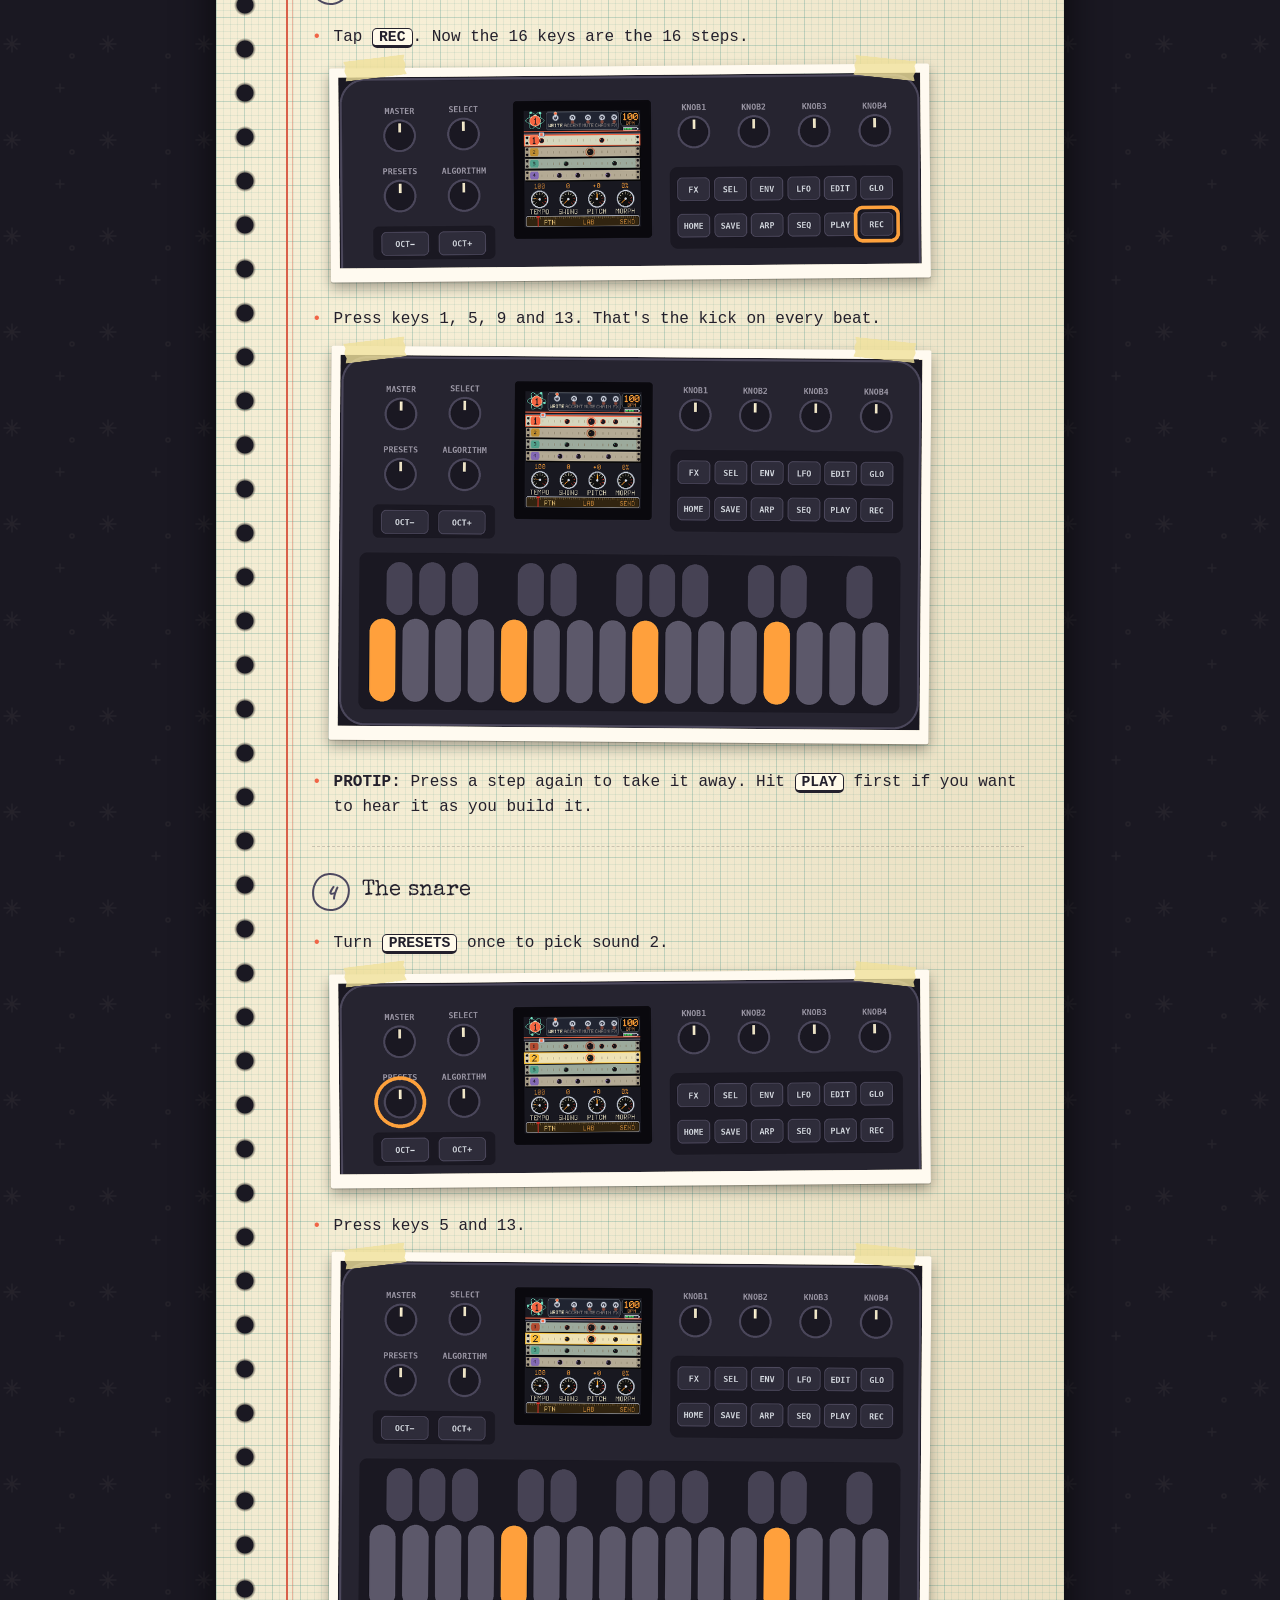
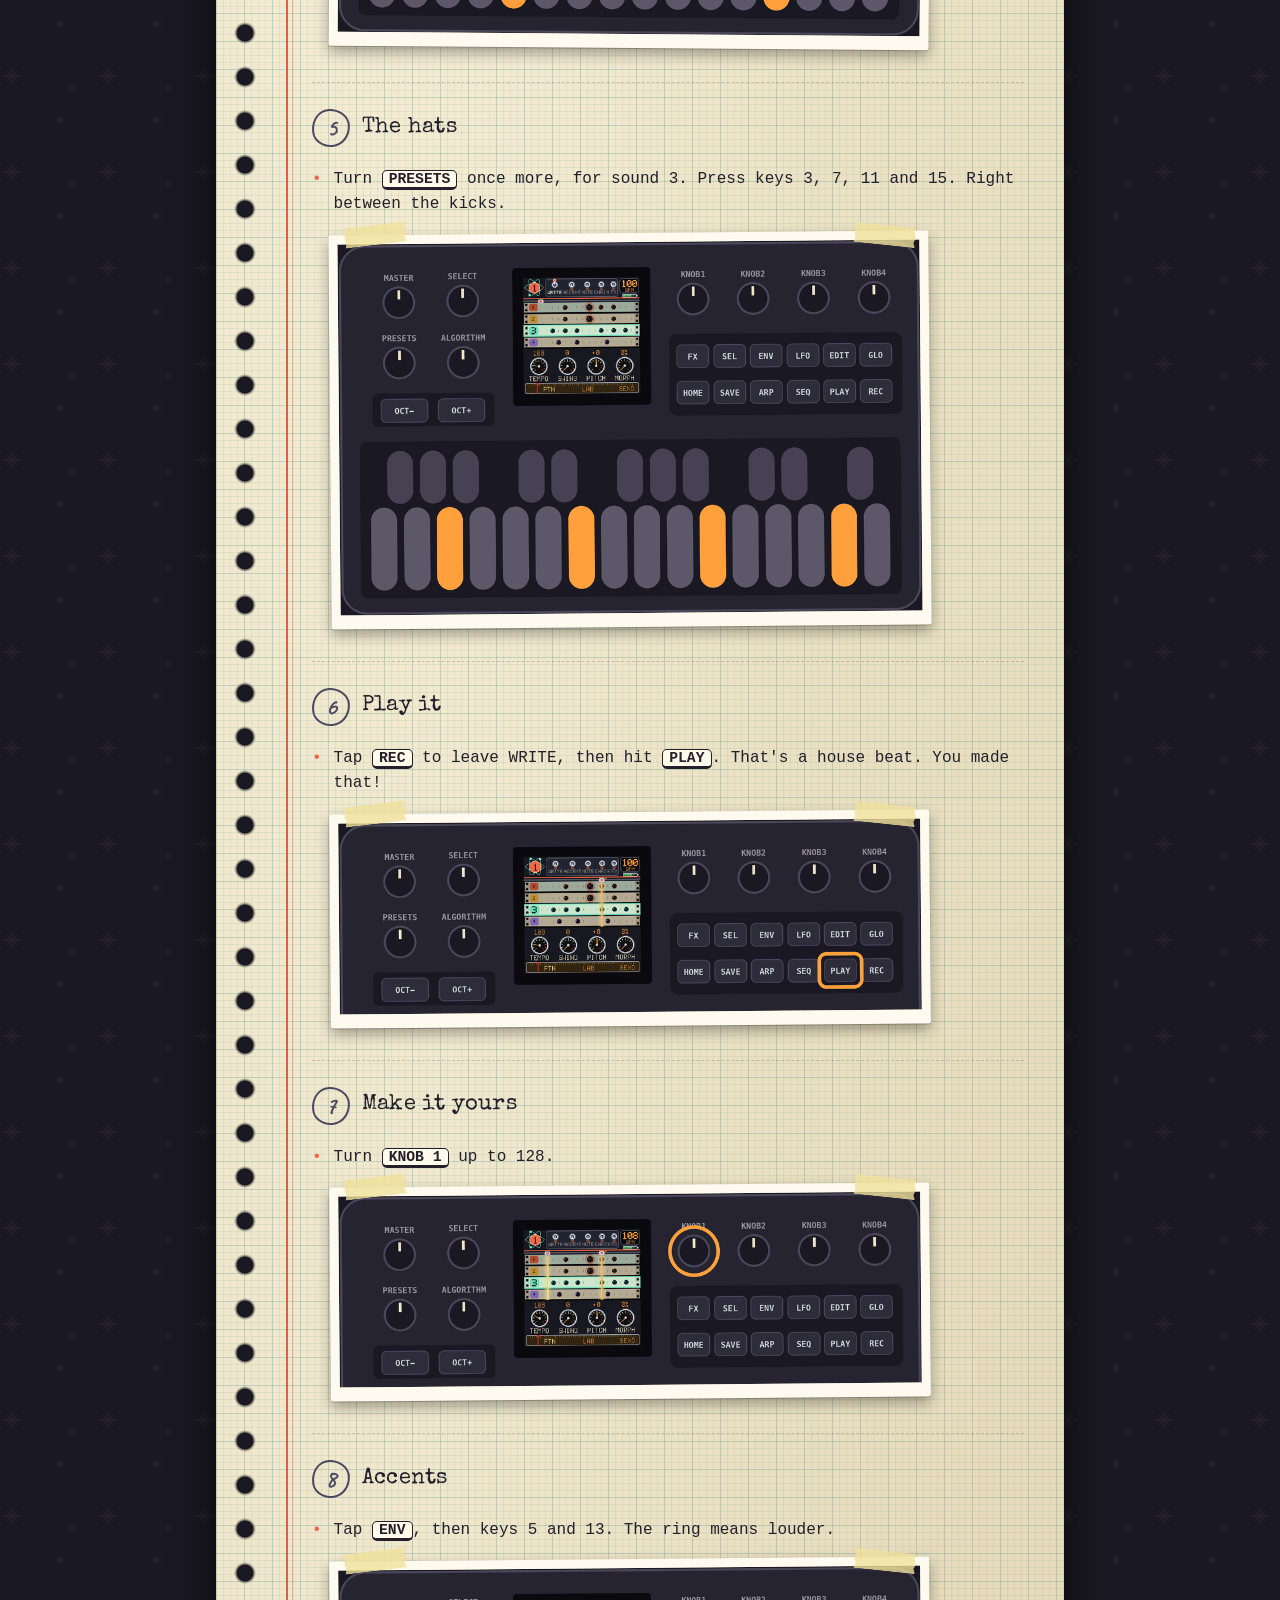
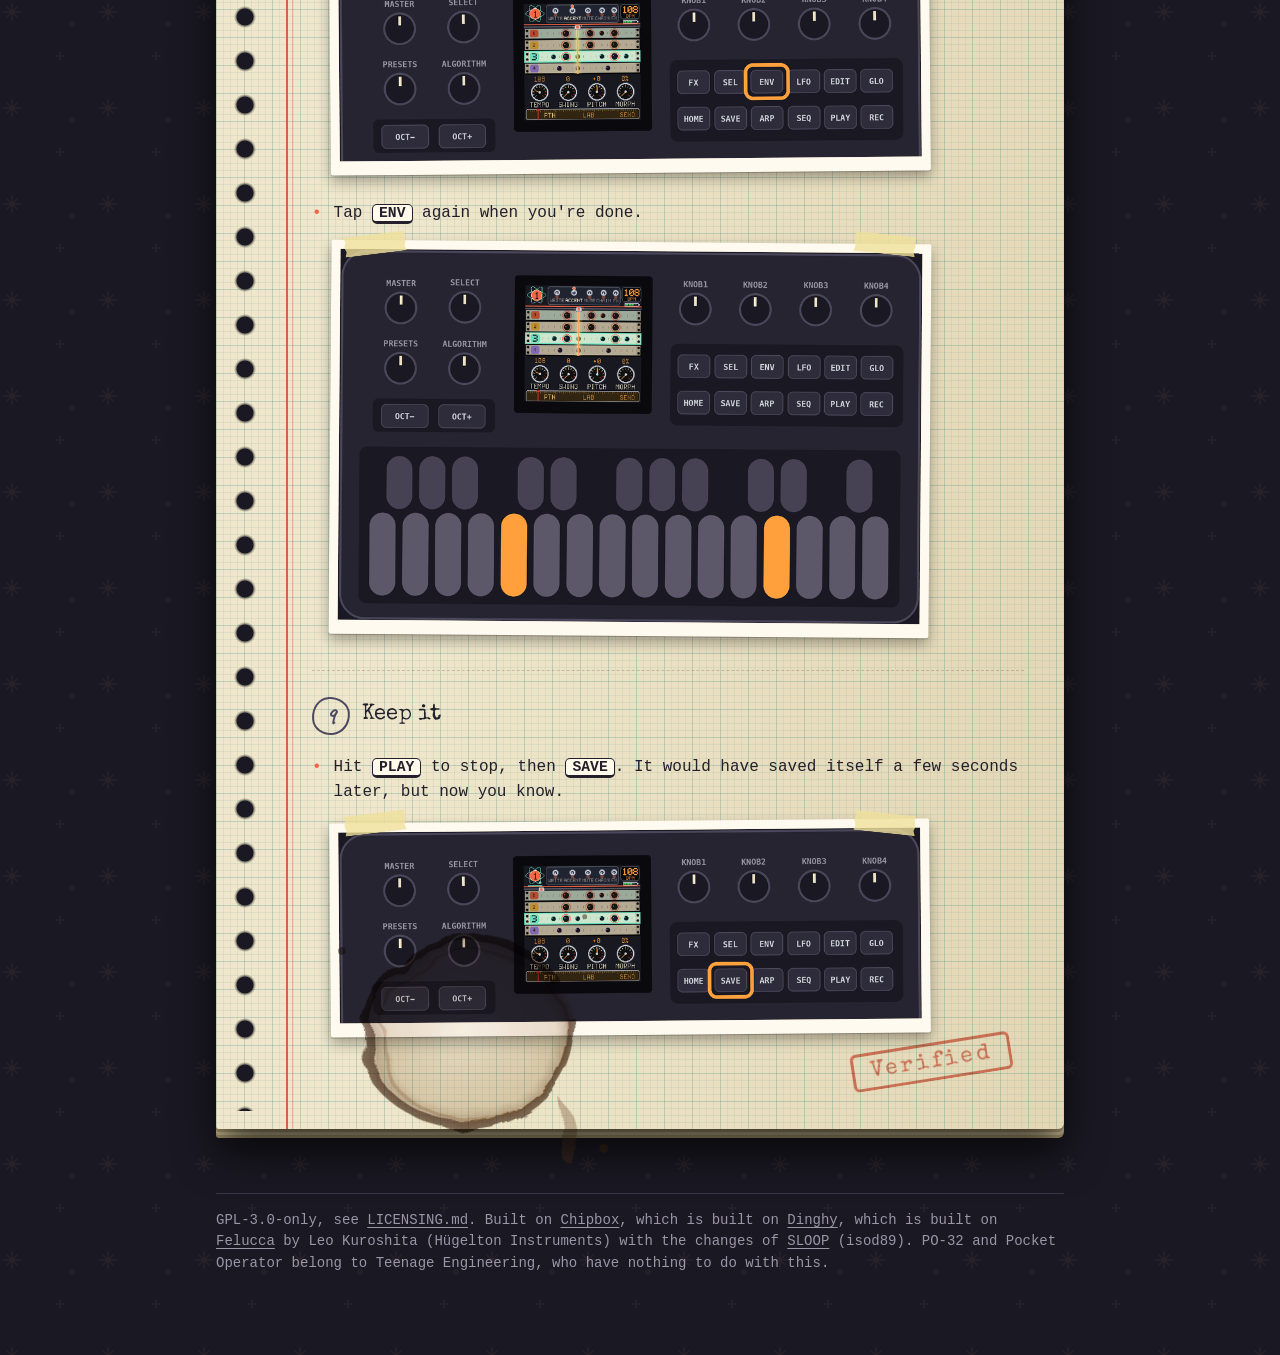
<file: site/manual/first-beat/index.html>
<!doctype html>
<html lang="en">
<head>
<meta charset="utf-8">
<meta name="viewport" content="width=device-width, initial-scale=1">
<title>Your first beat · Drumlab</title>
<meta name="description" content="">
<link rel="stylesheet" href="../../lab.css">
<link rel="stylesheet" href="../../notebook.css">
</head>
<body class="nb s1">
<main>
  <div class="mast"><svg class="atom" viewBox="-50 -50 100 100" width="76" height="76" aria-hidden="true"><g fill="none" stroke="#6edcb9" stroke-width="2.2"><ellipse rx="44" ry="15" transform="rotate(0)"/><ellipse rx="44" ry="15" transform="rotate(60)"/><ellipse rx="44" ry="15" transform="rotate(120)"/></g><g transform="rotate(0)"><circle r="3.8" fill="#eee4c6"><animateMotion dur="3.1s" repeatCount="indefinite" path="M44,0 A44,15 0 1,1 -44,0 A44,15 0 1,1 44,0"/></circle></g><g transform="rotate(60)"><circle r="3.8" fill="#ffa03c"><animateMotion dur="4.3s" repeatCount="indefinite" path="M44,0 A44,15 0 1,0 -44,0 A44,15 0 1,0 44,0"/></circle></g><g transform="rotate(120)"><circle r="3.8" fill="#eee4c6"><animateMotion dur="5.2s" repeatCount="indefinite" path="M44,0 A44,15 0 1,1 -44,0 A44,15 0 1,1 44,0"/></circle></g><circle r="11" fill="#f06446" stroke="#eee4c6" stroke-width="2"/></svg><h1><a href="../../">Drumlab</a> <span class="tag">TUTORIAL</span></h1></div>
  
  <nav class="dial" aria-label="Pages"><a href="../.././">Home</a><a href="../../play/">Play</a><a href="../../install.html">Install</a><a href="../../guide/">Manual</a><a href="../../manual/" aria-current="page">Tutorials</a><a href="../../cheatsheet/">Cheat sheet</a><a href="../../projects/">Projects</a><a href="https://github.com/pbarilla/drumlab">Source</a></nav>
  <div class="sheet">
  <span class="exp">Experiment 1</span>
  <p class="intro">A house beat in about two minutes: kick, snare, hat. Start here.</p>

  <section class="step">
    <h2><b>1</b>The whole thing</h2>
    <div class="block"><div class="gridwrap"><div class="grid" role="img" aria-label="A pattern of 16 steps"><span class="h"></span><span class="h b">1</span><span class="h">2</span><span class="h">3</span><span class="h">4</span><span class="h b">5</span><span class="h">6</span><span class="h">7</span><span class="h">8</span><span class="h b">9</span><span class="h">10</span><span class="h">11</span><span class="h">12</span><span class="h b">13</span><span class="h">14</span><span class="h">15</span><span class="h">16</span><span class="n"><i class="l1">1</i>Sound 1</span><span class="c on l1"></span><span class="c"></span><span class="c"></span><span class="c"></span><span class="c on l1 g acc"></span><span class="c"></span><span class="c"></span><span class="c"></span><span class="c on l1 g"></span><span class="c"></span><span class="c"></span><span class="c"></span><span class="c on l1 g acc"></span><span class="c"></span><span class="c"></span><span class="c"></span><span class="n"><i class="l2">2</i>Sound 2</span><span class="c"></span><span class="c"></span><span class="c"></span><span class="c"></span><span class="c on l2 g acc"></span><span class="c"></span><span class="c"></span><span class="c"></span><span class="c g"></span><span class="c"></span><span class="c"></span><span class="c"></span><span class="c on l2 g acc"></span><span class="c"></span><span class="c"></span><span class="c"></span><span class="n"><i class="l3">3</i>Sound 3</span><span class="c"></span><span class="c"></span><span class="c on l3"></span><span class="c"></span><span class="c g"></span><span class="c"></span><span class="c on l3"></span><span class="c"></span><span class="c g"></span><span class="c"></span><span class="c on l3"></span><span class="c"></span><span class="c g"></span><span class="c"></span><span class="c on l3"></span><span class="c"></span></div></div></div>
  </section>

  <section class="step">
    <h2><b>2</b>A new project</h2>
    <div class="item"><div class="t"><div>Hold <code>HOME</code> to open the projects.</div></div><div class="pic"><img src="../img/pn-t-picker.png" alt="t-picker" width="960" height="315" loading="lazy"></div></div>
    <div class="item"><div class="t"><div>Turn <code>SELECT</code> to a NEW one.</div></div><div class="pic"><img src="../img/pn-t-new.png" alt="t-new" width="960" height="315" loading="lazy"></div></div>
    <div class="item"><div class="t"><div>Tap <code>HOME</code> to open it.</div></div><div class="pic"><img src="../img/pn-t-open.png" alt="t-open" width="960" height="315" loading="lazy"></div></div>
  </section>

  <section class="step">
    <h2><b>3</b>The kick</h2>
    <div class="item"><div class="t"><div>Tap <code>REC</code>. Now the 16 keys are the 16 steps.</div></div><div class="pic"><img src="../img/pn-t-write.png" alt="t-write" width="960" height="315" loading="lazy"></div></div>
    <div class="item"><div class="t"><div>Press keys 1, 5, 9 and 13. That's the kick on every beat.</div></div><div class="pic"><img src="../img/pn-t-kick.png" alt="t-kick" width="960" height="612" loading="lazy"></div></div>
    <div class="item"><div class="t"><div><b>PROTIP:</b> Press a step again to take it away. Hit <code>PLAY</code> first if you want to hear it as you build it.</div></div></div>
  </section>

  <section class="step">
    <h2><b>4</b>The snare</h2>
    <div class="item"><div class="t"><div>Turn <code>PRESETS</code> once to pick sound 2.</div></div><div class="pic"><img src="../img/pn-t-presets.png" alt="t-presets" width="960" height="315" loading="lazy"></div></div>
    <div class="item"><div class="t"><div>Press keys 5 and 13.</div></div><div class="pic"><img src="../img/pn-t-snare.png" alt="t-snare" width="960" height="612" loading="lazy"></div></div>
  </section>

  <section class="step">
    <h2><b>5</b>The hats</h2>
    <div class="item"><div class="t"><div>Turn <code>PRESETS</code> once more, for sound 3. Press keys 3, 7, 11 and 15. Right between the kicks.</div></div><div class="pic"><img src="../img/pn-t-hat.png" alt="t-hat" width="960" height="612" loading="lazy"></div></div>
  </section>

  <section class="step">
    <h2><b>6</b>Play it</h2>
    <div class="item"><div class="t"><div>Tap <code>REC</code> to leave WRITE, then hit <code>PLAY</code>. That's a house beat. You made that!</div></div><div class="pic"><img src="../img/pn-t-play.png" alt="t-play" width="960" height="315" loading="lazy"></div></div>
  </section>

  <section class="step">
    <h2><b>7</b>Make it yours</h2>
    <div class="item"><div class="t"><div>Turn <code>KNOB 1</code> up to 128.</div></div><div class="pic"><img src="../img/pn-t-tempo.png" alt="t-tempo" width="960" height="315" loading="lazy"></div></div>
  </section>

  <section class="step">
    <h2><b>8</b>Accents</h2>
    <div class="item"><div class="t"><div>Tap <code>ENV</code>, then keys 5 and 13. The ring means louder.</div></div><div class="pic"><img src="../img/pn-t-env.png" alt="t-env" width="960" height="315" loading="lazy"></div></div>
    <div class="item"><div class="t"><div>Tap <code>ENV</code> again when you're done.</div></div><div class="pic"><img src="../img/pn-t-accent.png" alt="t-accent" width="960" height="612" loading="lazy"></div></div>
  </section>

  <section class="step">
    <h2><b>9</b>Keep it</h2>
    <div class="item"><div class="t"><div>Hit <code>PLAY</code> to stop, then <code>SAVE</code>. It would have saved itself a few seconds later, but now you know.</div></div><div class="pic"><img src="../img/pn-t-save.png" alt="t-save" width="960" height="315" loading="lazy"></div></div>
  </section>
  <span class="stamp">Verified</span>
  </div>
  <footer>GPL-3.0-only, see <a href="https://github.com/pbarilla/drumlab/blob/main/LICENSING.md">LICENSING.md</a>. Built on <a href="../../../chipbox/">Chipbox</a>, which is built on <a href="https://github.com/zvenson/dinghy">Dinghy</a>, which is built on <a href="https://github.com/hugelton/Felucca">Felucca</a> by Leo Kuroshita (Hügelton Instruments) with the changes of <a href="https://github.com/isod89/sloop-fm1">SLOOP</a> (isod89). PO-32 and Pocket Operator belong to Teenage Engineering, who have nothing to do with this.</footer>
</main>
<script src="../../lab.js"></script>
</body>
</html>
</file>
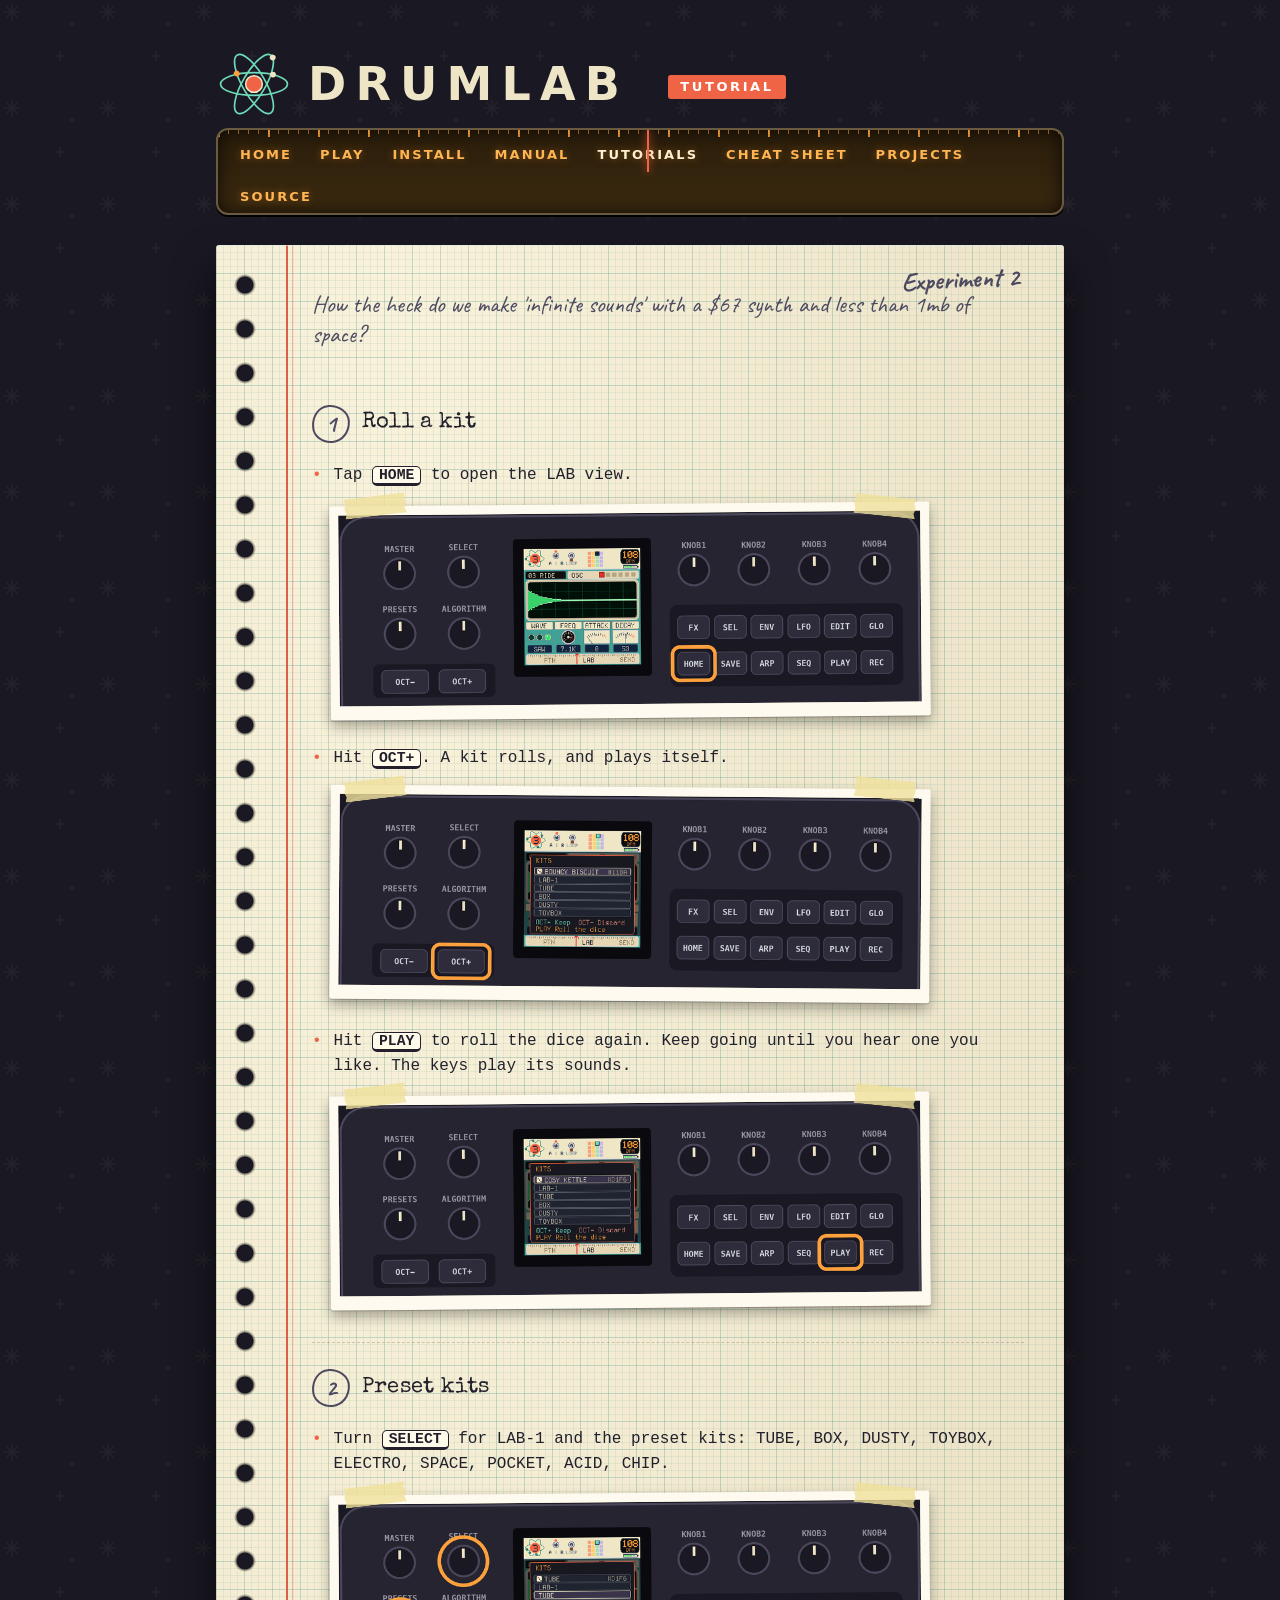
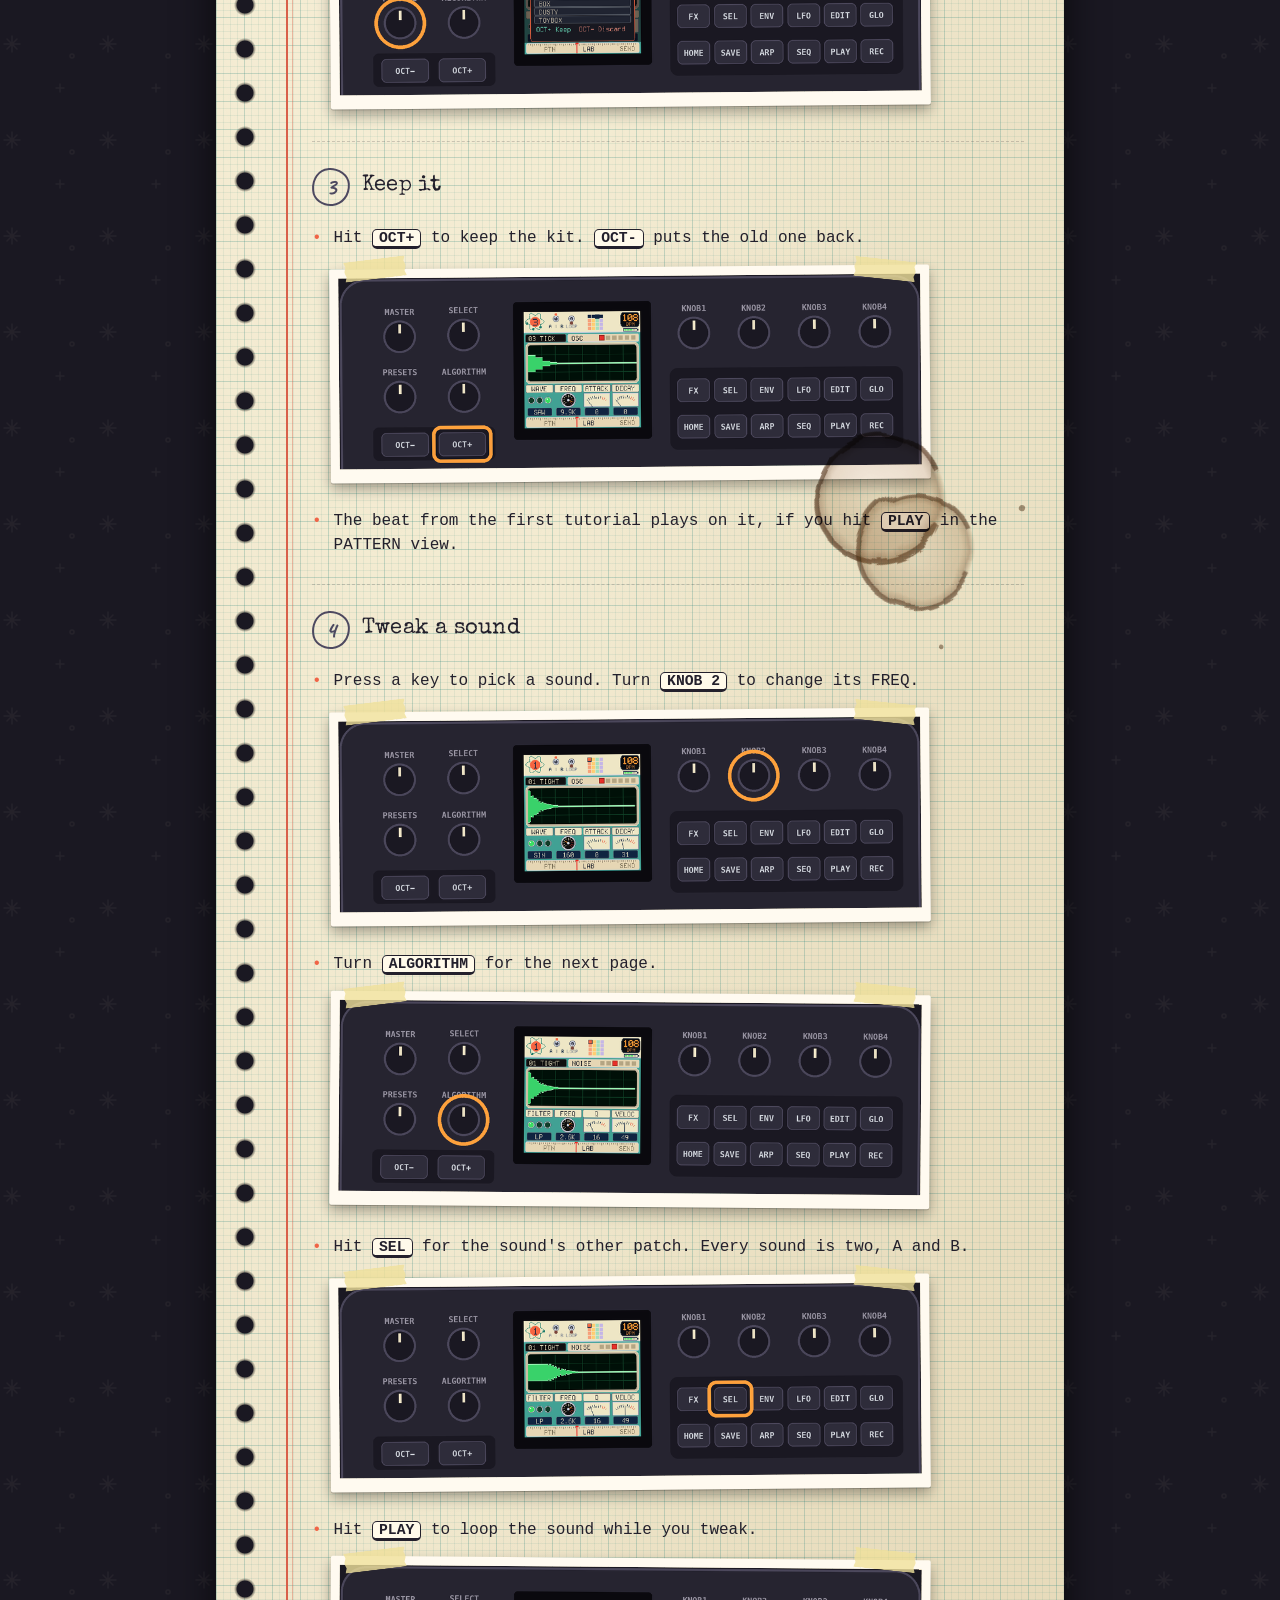
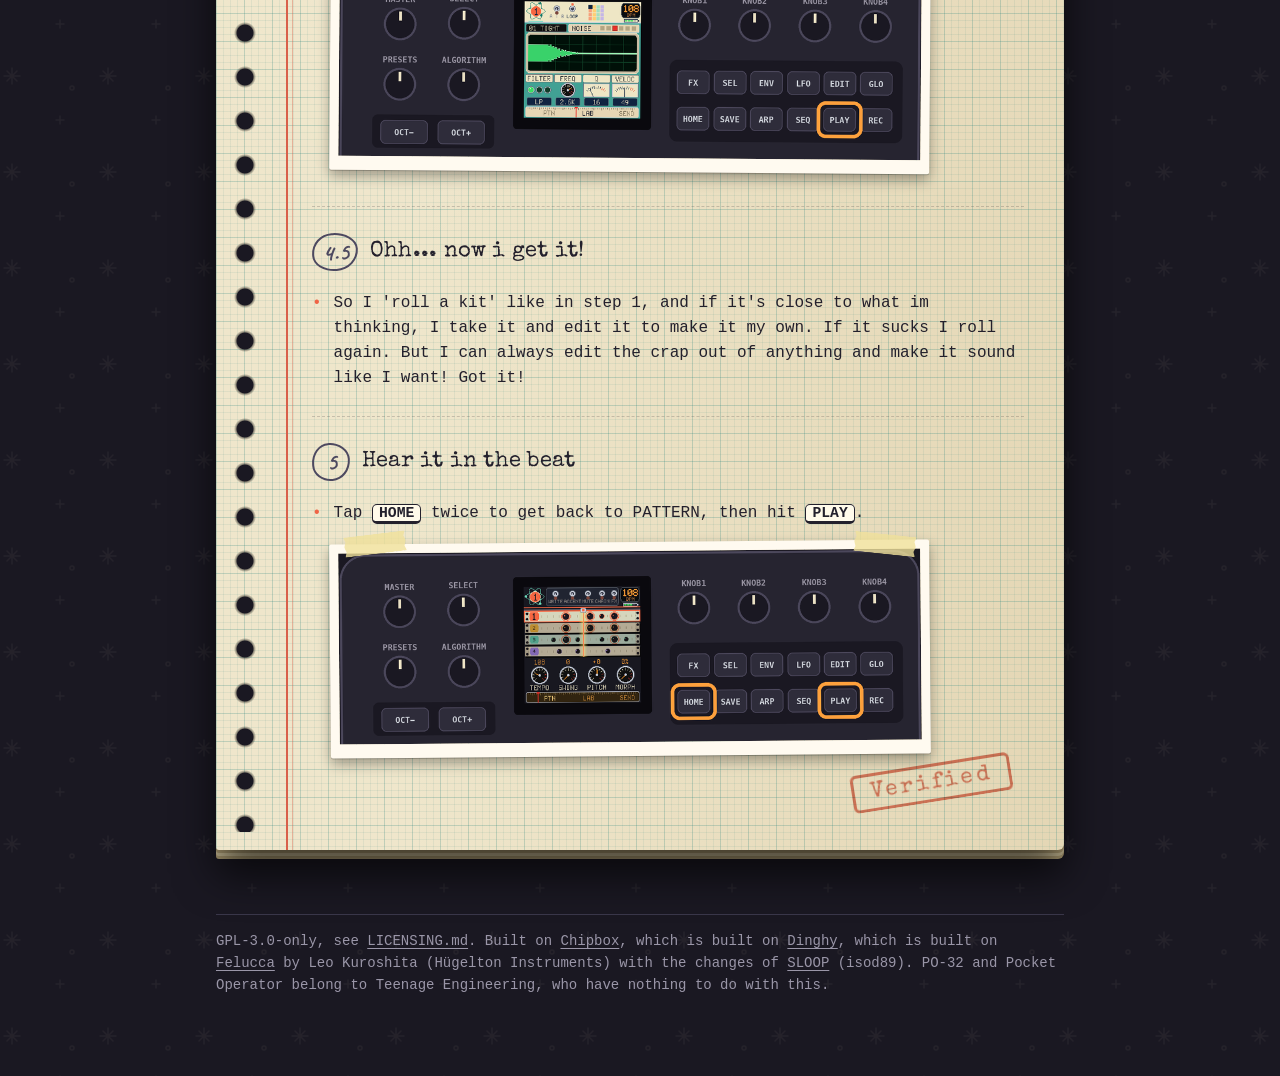
<file: site/manual/make-a-kit/index.html>
<!doctype html>
<html lang="en">
<head>
<meta charset="utf-8">
<meta name="viewport" content="width=device-width, initial-scale=1">
<title>Make a kit · Drumlab</title>
<meta name="description" content="">
<link rel="stylesheet" href="../../lab.css">
<link rel="stylesheet" href="../../notebook.css">
</head>
<body class="nb s2">
<main>
  <div class="mast"><svg class="atom" viewBox="-50 -50 100 100" width="76" height="76" aria-hidden="true"><g fill="none" stroke="#6edcb9" stroke-width="2.2"><ellipse rx="44" ry="15" transform="rotate(0)"/><ellipse rx="44" ry="15" transform="rotate(60)"/><ellipse rx="44" ry="15" transform="rotate(120)"/></g><g transform="rotate(0)"><circle r="3.8" fill="#eee4c6"><animateMotion dur="3.1s" repeatCount="indefinite" path="M44,0 A44,15 0 1,1 -44,0 A44,15 0 1,1 44,0"/></circle></g><g transform="rotate(60)"><circle r="3.8" fill="#ffa03c"><animateMotion dur="4.3s" repeatCount="indefinite" path="M44,0 A44,15 0 1,0 -44,0 A44,15 0 1,0 44,0"/></circle></g><g transform="rotate(120)"><circle r="3.8" fill="#eee4c6"><animateMotion dur="5.2s" repeatCount="indefinite" path="M44,0 A44,15 0 1,1 -44,0 A44,15 0 1,1 44,0"/></circle></g><circle r="11" fill="#f06446" stroke="#eee4c6" stroke-width="2"/></svg><h1><a href="../../">Drumlab</a> <span class="tag">TUTORIAL</span></h1></div>
  
  <nav class="dial" aria-label="Pages"><a href="../.././">Home</a><a href="../../play/">Play</a><a href="../../install.html">Install</a><a href="../../guide/">Manual</a><a href="../../manual/" aria-current="page">Tutorials</a><a href="../../cheatsheet/">Cheat sheet</a><a href="../../projects/">Projects</a><a href="https://github.com/pbarilla/drumlab">Source</a></nav>
  <div class="sheet">
  <span class="exp">Experiment 2</span>
  <p class="intro">How the heck do we make 'infinite sounds' with a $67 synth and less than 1mb of space?</p>

  <section class="step">
    <h2><b>1</b>Roll a kit</h2>
    <div class="item"><div class="t"><div>Tap <code>HOME</code> to open the LAB view.</div></div><div class="pic"><img src="../img/pn-k-home.png" alt="k-home" width="960" height="315" loading="lazy"></div></div>
    <div class="item"><div class="t"><div>Hit <code>OCT+</code>. A kit rolls, and plays itself.</div></div><div class="pic"><img src="../img/pn-k-octup.png" alt="k-octup" width="960" height="315" loading="lazy"></div></div>
    <div class="item"><div class="t"><div>Hit <code>PLAY</code> to roll the dice again. Keep going until you hear one you like. The keys play its sounds.</div></div><div class="pic"><img src="../img/pn-k-roll.png" alt="k-roll" width="960" height="315" loading="lazy"></div></div>
  </section>

  <section class="step">
    <h2><b>2</b>Preset kits</h2>
    <div class="item"><div class="t"><div>Turn <code>SELECT</code> for LAB-1 and the preset kits: TUBE, BOX, DUSTY, TOYBOX, ELECTRO, SPACE, POCKET, ACID, CHIP.</div></div><div class="pic"><img src="../img/pn-k-select.png" alt="k-select" width="960" height="315" loading="lazy"></div></div>
  </section>

  <section class="step">
    <h2><b>3</b>Keep it</h2>
    <div class="item"><div class="t"><div>Hit <code>OCT+</code> to keep the kit. <code>OCT-</code> puts the old one back.</div></div><div class="pic"><img src="../img/pn-k-keep.png" alt="k-keep" width="960" height="315" loading="lazy"></div></div>
    <div class="item"><div class="t"><div>The beat from the first tutorial plays on it, if you hit <code>PLAY</code> in the PATTERN view.</div></div></div>
  </section>

  <section class="step">
    <h2><b>4</b>Tweak a sound</h2>
    <div class="item"><div class="t"><div>Press a key to pick a sound. Turn <code>KNOB 2</code> to change its FREQ.</div></div><div class="pic"><img src="../img/pn-k-freq.png" alt="k-freq" width="960" height="315" loading="lazy"></div></div>
    <div class="item"><div class="t"><div>Turn <code>ALGORITHM</code> for the next page.</div></div><div class="pic"><img src="../img/pn-k-algo.png" alt="k-algo" width="960" height="315" loading="lazy"></div></div>
    <div class="item"><div class="t"><div>Hit <code>SEL</code> for the sound's other patch. Every sound is two, A and B.</div></div><div class="pic"><img src="../img/pn-k-sel.png" alt="k-sel" width="960" height="315" loading="lazy"></div></div>
    <div class="item"><div class="t"><div>Hit <code>PLAY</code> to loop the sound while you tweak.</div></div><div class="pic"><img src="../img/pn-k-loop.png" alt="k-loop" width="960" height="315" loading="lazy"></div></div>
  </section>

  <section class="step">
    <h2><b>4.5</b>Ohh... now i get it!</h2>
    <div class="item"><div class="t"><div>So I 'roll a kit' like in step 1, and if it's close to what im thinking, I take it and edit it to make it my own. If it sucks I roll again. But I can always edit the crap out of anything and make it sound like I want! Got it!</div></div></div>
  </section>

  <section class="step">
    <h2><b>5</b>Hear it in the beat</h2>
    <div class="item"><div class="t"><div>Tap <code>HOME</code> twice to get back to PATTERN, then hit <code>PLAY</code>.</div></div><div class="pic"><img src="../img/pn-k-again.png" alt="k-again" width="960" height="315" loading="lazy"></div></div>
  </section>
  <span class="stamp">Verified</span>
  </div>
  <footer>GPL-3.0-only, see <a href="https://github.com/pbarilla/drumlab/blob/main/LICENSING.md">LICENSING.md</a>. Built on <a href="../../../chipbox/">Chipbox</a>, which is built on <a href="https://github.com/zvenson/dinghy">Dinghy</a>, which is built on <a href="https://github.com/hugelton/Felucca">Felucca</a> by Leo Kuroshita (Hügelton Instruments) with the changes of <a href="https://github.com/isod89/sloop-fm1">SLOOP</a> (isod89). PO-32 and Pocket Operator belong to Teenage Engineering, who have nothing to do with this.</footer>
</main>
<script src="../../lab.js"></script>
</body>
</html>
</file>
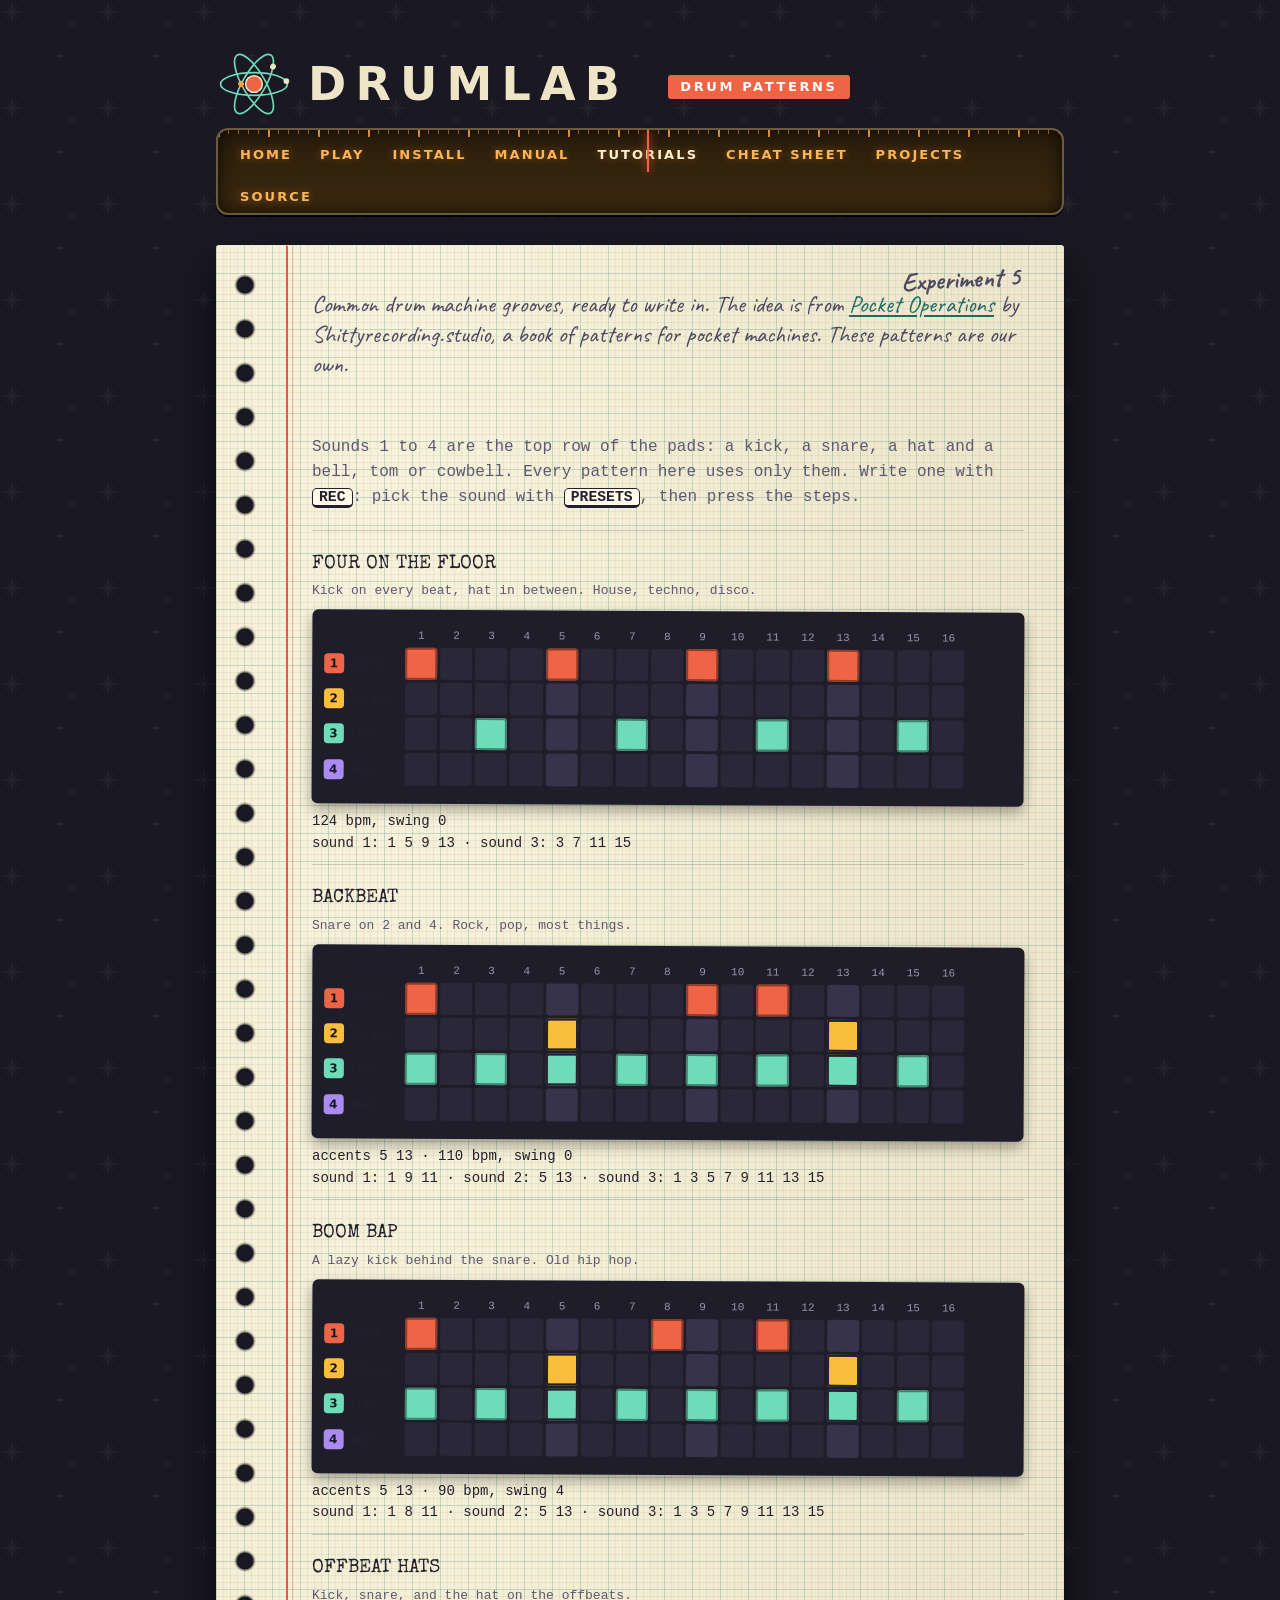
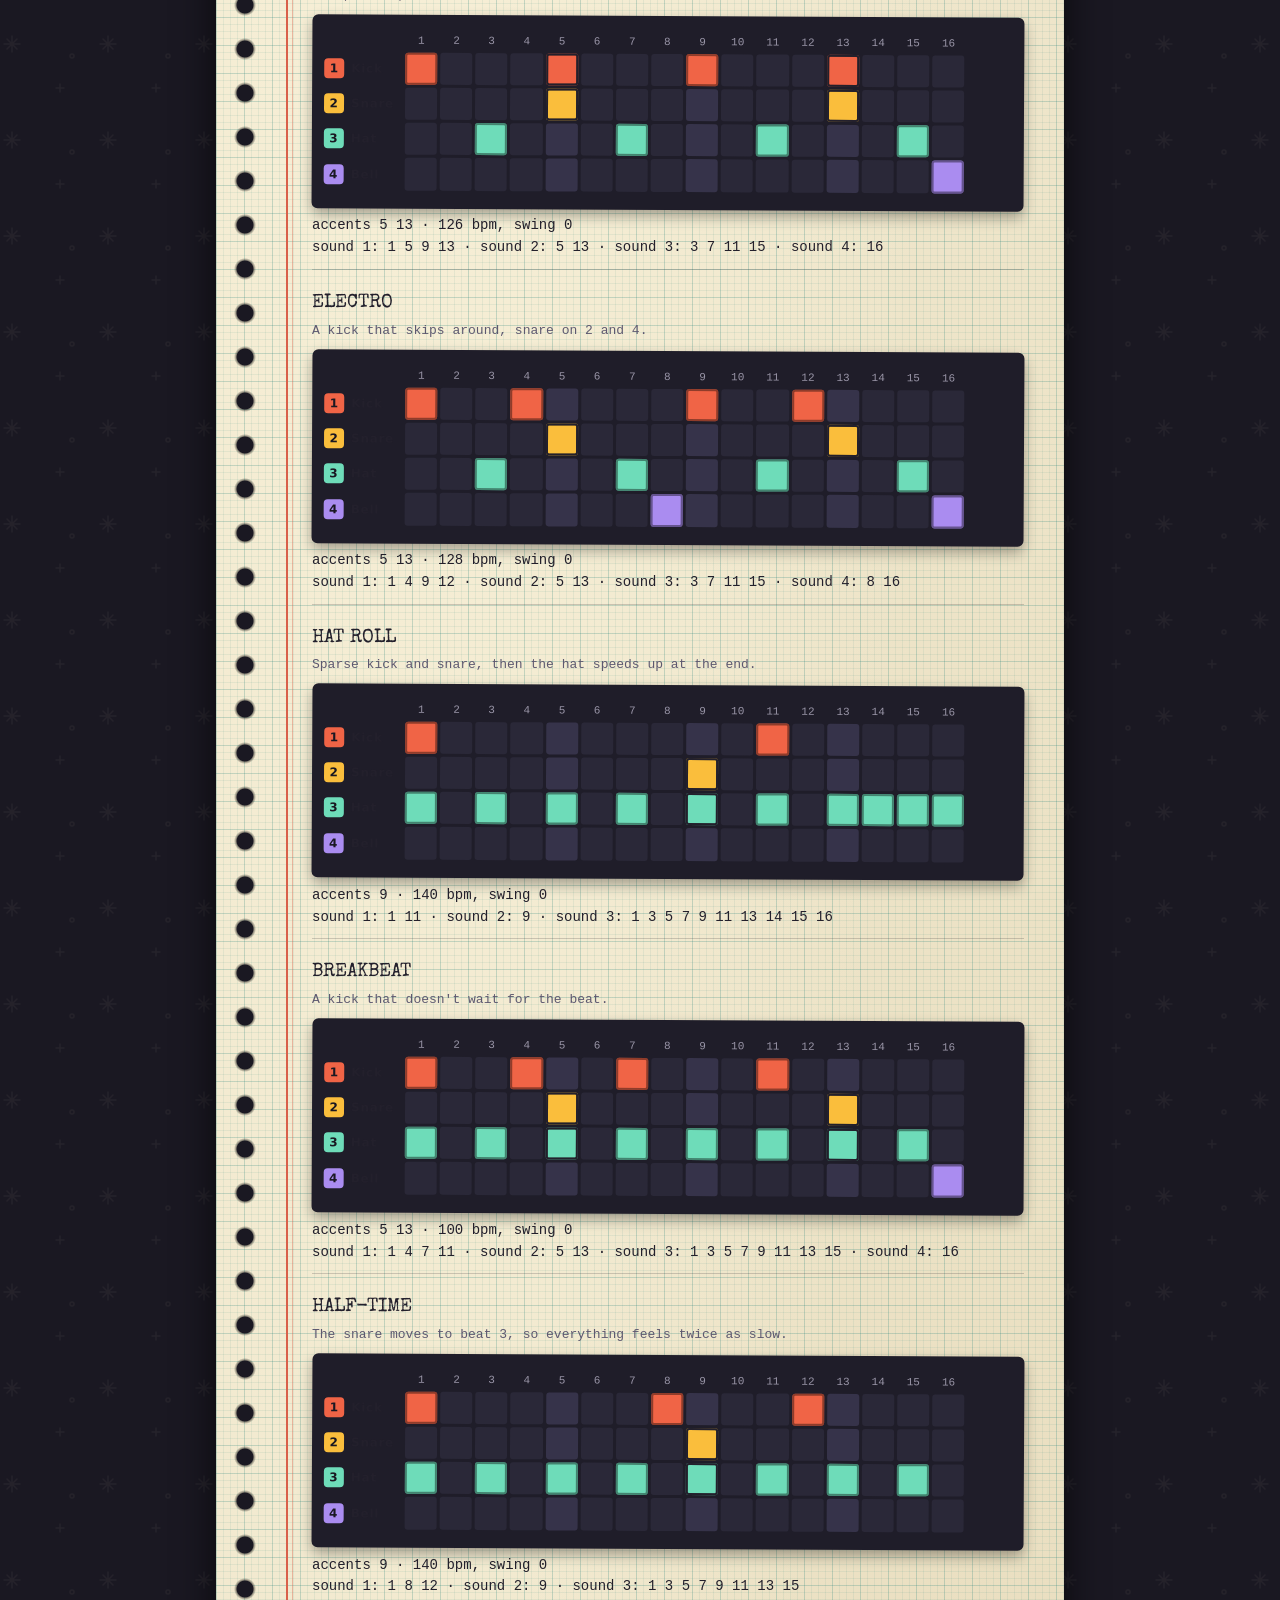
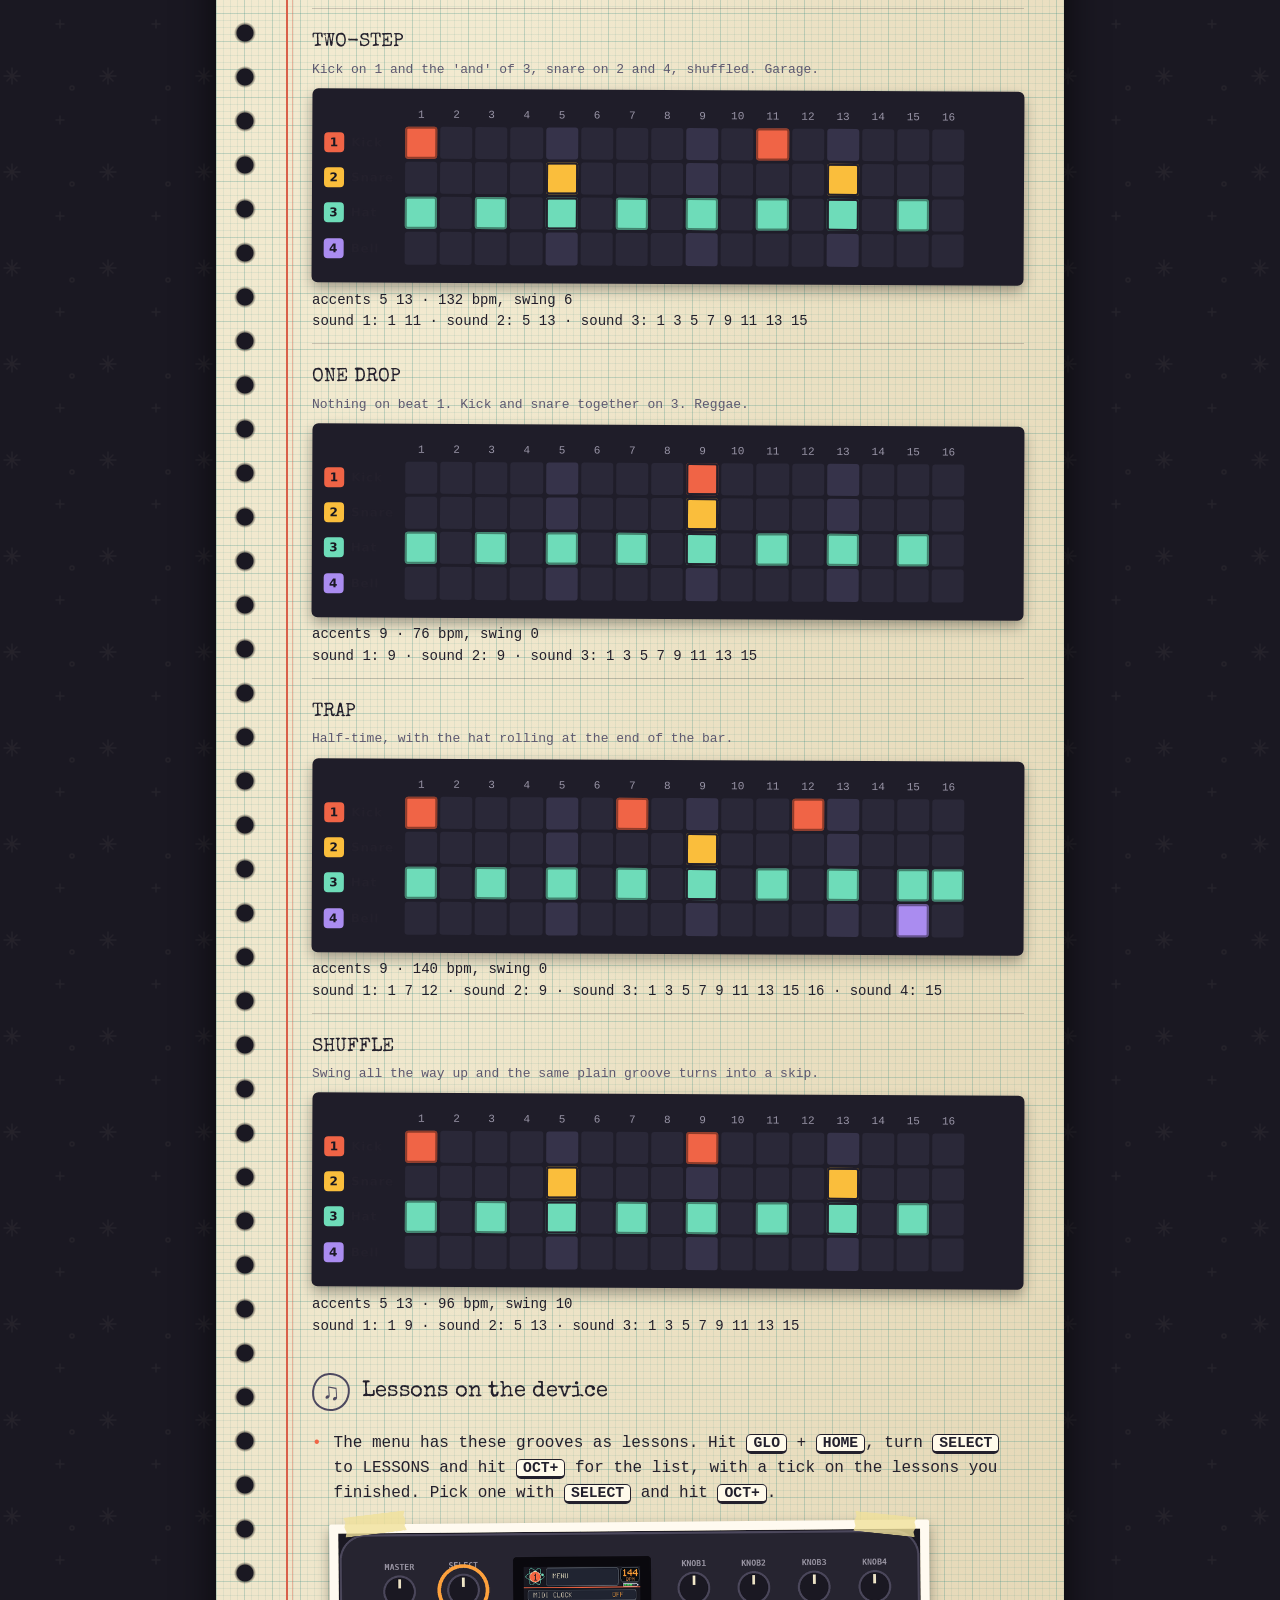
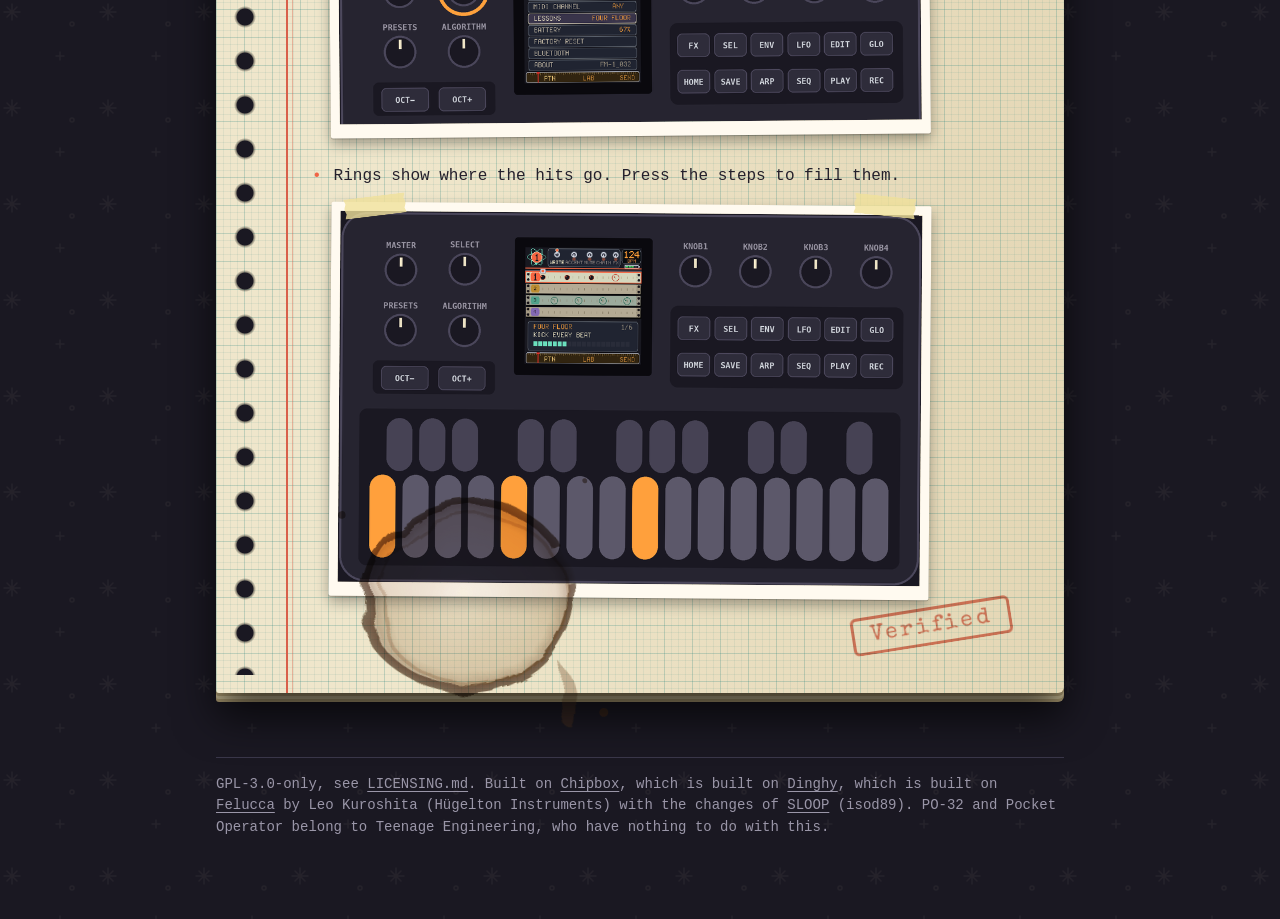
<file: site/manual/patterns/index.html>
<!doctype html>
<html lang="en">
<head>
<meta charset="utf-8">
<meta name="viewport" content="width=device-width, initial-scale=1">
<title>Drum patterns · Drumlab</title>
<meta name="description" content="">
<link rel="stylesheet" href="../../lab.css">
<link rel="stylesheet" href="../../notebook.css">
</head>
<body class="nb s1">
<main>
  <div class="mast"><svg class="atom" viewBox="-50 -50 100 100" width="76" height="76" aria-hidden="true"><g fill="none" stroke="#6edcb9" stroke-width="2.2"><ellipse rx="44" ry="15" transform="rotate(0)"/><ellipse rx="44" ry="15" transform="rotate(60)"/><ellipse rx="44" ry="15" transform="rotate(120)"/></g><g transform="rotate(0)"><circle r="3.8" fill="#eee4c6"><animateMotion dur="3.1s" repeatCount="indefinite" path="M44,0 A44,15 0 1,1 -44,0 A44,15 0 1,1 44,0"/></circle></g><g transform="rotate(60)"><circle r="3.8" fill="#ffa03c"><animateMotion dur="4.3s" repeatCount="indefinite" path="M44,0 A44,15 0 1,0 -44,0 A44,15 0 1,0 44,0"/></circle></g><g transform="rotate(120)"><circle r="3.8" fill="#eee4c6"><animateMotion dur="5.2s" repeatCount="indefinite" path="M44,0 A44,15 0 1,1 -44,0 A44,15 0 1,1 44,0"/></circle></g><circle r="11" fill="#f06446" stroke="#eee4c6" stroke-width="2"/></svg><h1><a href="../../">Drumlab</a> <span class="tag">DRUM PATTERNS</span></h1></div>
  
  <nav class="dial" aria-label="Pages"><a href="../.././">Home</a><a href="../../play/">Play</a><a href="../../install.html">Install</a><a href="../../guide/">Manual</a><a href="../../manual/" aria-current="page">Tutorials</a><a href="../../cheatsheet/">Cheat sheet</a><a href="../../projects/">Projects</a><a href="https://github.com/pbarilla/drumlab">Source</a></nav>
  <div class="sheet">
  <span class="exp">Experiment 5</span>
  <p class="intro">Common drum machine grooves, ready to write in. The idea is from <a href="https://shittyrecording.studio">Pocket Operations</a> by Shittyrecording.studio, a book of patterns for pocket machines. These patterns are our own.</p>

  <section class="step">
    <p class="intro" style="margin:0 0 6px">Sounds 1 to 4 are the top row of the pads: a kick, a snare, a hat and a bell, tom or cowbell. Every pattern here uses only them. Write one with <code>REC</code>: pick the sound with <code>PRESETS</code>, then press the steps.</p>
  </section>

  <section class="pcard">
    <h3>Four on the floor</h3>
    <p class="meta">Kick on every beat, hat in between. House, techno, disco.</p>
    <div class="gridwrap"><div class="grid" role="img" aria-label="A pattern of 16 steps"><span class="h"></span><span class="h b">1</span><span class="h">2</span><span class="h">3</span><span class="h">4</span><span class="h b">5</span><span class="h">6</span><span class="h">7</span><span class="h">8</span><span class="h b">9</span><span class="h">10</span><span class="h">11</span><span class="h">12</span><span class="h b">13</span><span class="h">14</span><span class="h">15</span><span class="h">16</span><span class="n"><i class="l1">1</i>Kick</span><span class="c on l1"></span><span class="c"></span><span class="c"></span><span class="c"></span><span class="c on l1 g"></span><span class="c"></span><span class="c"></span><span class="c"></span><span class="c on l1 g"></span><span class="c"></span><span class="c"></span><span class="c"></span><span class="c on l1 g"></span><span class="c"></span><span class="c"></span><span class="c"></span><span class="n"><i class="l2">2</i>Snare</span><span class="c"></span><span class="c"></span><span class="c"></span><span class="c"></span><span class="c g"></span><span class="c"></span><span class="c"></span><span class="c"></span><span class="c g"></span><span class="c"></span><span class="c"></span><span class="c"></span><span class="c g"></span><span class="c"></span><span class="c"></span><span class="c"></span><span class="n"><i class="l3">3</i>Hat</span><span class="c"></span><span class="c"></span><span class="c on l3"></span><span class="c"></span><span class="c g"></span><span class="c"></span><span class="c on l3"></span><span class="c"></span><span class="c g"></span><span class="c"></span><span class="c on l3"></span><span class="c"></span><span class="c g"></span><span class="c"></span><span class="c on l3"></span><span class="c"></span><span class="n"><i class="l4">4</i>Bell</span><span class="c"></span><span class="c"></span><span class="c"></span><span class="c"></span><span class="c g"></span><span class="c"></span><span class="c"></span><span class="c"></span><span class="c g"></span><span class="c"></span><span class="c"></span><span class="c"></span><span class="c g"></span><span class="c"></span><span class="c"></span><span class="c"></span></div></div>
    <p class="how">124 bpm, swing 0<br>sound 1: 1 5 9 13 &middot; sound 3: 3 7 11 15</p>
  </section>

  <section class="pcard">
    <h3>Backbeat</h3>
    <p class="meta">Snare on 2 and 4. Rock, pop, most things.</p>
    <div class="gridwrap"><div class="grid" role="img" aria-label="A pattern of 16 steps"><span class="h"></span><span class="h b">1</span><span class="h">2</span><span class="h">3</span><span class="h">4</span><span class="h b">5</span><span class="h">6</span><span class="h">7</span><span class="h">8</span><span class="h b">9</span><span class="h">10</span><span class="h">11</span><span class="h">12</span><span class="h b">13</span><span class="h">14</span><span class="h">15</span><span class="h">16</span><span class="n"><i class="l1">1</i>Kick</span><span class="c on l1"></span><span class="c"></span><span class="c"></span><span class="c"></span><span class="c g"></span><span class="c"></span><span class="c"></span><span class="c"></span><span class="c on l1 g"></span><span class="c"></span><span class="c on l1"></span><span class="c"></span><span class="c g"></span><span class="c"></span><span class="c"></span><span class="c"></span><span class="n"><i class="l2">2</i>Snare</span><span class="c"></span><span class="c"></span><span class="c"></span><span class="c"></span><span class="c on l2 g acc"></span><span class="c"></span><span class="c"></span><span class="c"></span><span class="c g"></span><span class="c"></span><span class="c"></span><span class="c"></span><span class="c on l2 g acc"></span><span class="c"></span><span class="c"></span><span class="c"></span><span class="n"><i class="l3">3</i>Hat</span><span class="c on l3"></span><span class="c"></span><span class="c on l3"></span><span class="c"></span><span class="c on l3 g acc"></span><span class="c"></span><span class="c on l3"></span><span class="c"></span><span class="c on l3 g"></span><span class="c"></span><span class="c on l3"></span><span class="c"></span><span class="c on l3 g acc"></span><span class="c"></span><span class="c on l3"></span><span class="c"></span><span class="n"><i class="l4">4</i>Bell</span><span class="c"></span><span class="c"></span><span class="c"></span><span class="c"></span><span class="c g"></span><span class="c"></span><span class="c"></span><span class="c"></span><span class="c g"></span><span class="c"></span><span class="c"></span><span class="c"></span><span class="c g"></span><span class="c"></span><span class="c"></span><span class="c"></span></div></div>
    <p class="how">accents 5 13 &middot; 110 bpm, swing 0<br>sound 1: 1 9 11 &middot; sound 2: 5 13 &middot; sound 3: 1 3 5 7 9 11 13 15</p>
  </section>

  <section class="pcard">
    <h3>Boom bap</h3>
    <p class="meta">A lazy kick behind the snare. Old hip hop.</p>
    <div class="gridwrap"><div class="grid" role="img" aria-label="A pattern of 16 steps"><span class="h"></span><span class="h b">1</span><span class="h">2</span><span class="h">3</span><span class="h">4</span><span class="h b">5</span><span class="h">6</span><span class="h">7</span><span class="h">8</span><span class="h b">9</span><span class="h">10</span><span class="h">11</span><span class="h">12</span><span class="h b">13</span><span class="h">14</span><span class="h">15</span><span class="h">16</span><span class="n"><i class="l1">1</i>Kick</span><span class="c on l1"></span><span class="c"></span><span class="c"></span><span class="c"></span><span class="c g"></span><span class="c"></span><span class="c"></span><span class="c on l1"></span><span class="c g"></span><span class="c"></span><span class="c on l1"></span><span class="c"></span><span class="c g"></span><span class="c"></span><span class="c"></span><span class="c"></span><span class="n"><i class="l2">2</i>Snare</span><span class="c"></span><span class="c"></span><span class="c"></span><span class="c"></span><span class="c on l2 g acc"></span><span class="c"></span><span class="c"></span><span class="c"></span><span class="c g"></span><span class="c"></span><span class="c"></span><span class="c"></span><span class="c on l2 g acc"></span><span class="c"></span><span class="c"></span><span class="c"></span><span class="n"><i class="l3">3</i>Hat</span><span class="c on l3"></span><span class="c"></span><span class="c on l3"></span><span class="c"></span><span class="c on l3 g acc"></span><span class="c"></span><span class="c on l3"></span><span class="c"></span><span class="c on l3 g"></span><span class="c"></span><span class="c on l3"></span><span class="c"></span><span class="c on l3 g acc"></span><span class="c"></span><span class="c on l3"></span><span class="c"></span><span class="n"><i class="l4">4</i>Bell</span><span class="c"></span><span class="c"></span><span class="c"></span><span class="c"></span><span class="c g"></span><span class="c"></span><span class="c"></span><span class="c"></span><span class="c g"></span><span class="c"></span><span class="c"></span><span class="c"></span><span class="c g"></span><span class="c"></span><span class="c"></span><span class="c"></span></div></div>
    <p class="how">accents 5 13 &middot; 90 bpm, swing 4<br>sound 1: 1 8 11 &middot; sound 2: 5 13 &middot; sound 3: 1 3 5 7 9 11 13 15</p>
  </section>

  <section class="pcard">
    <h3>Offbeat hats</h3>
    <p class="meta">Kick, snare, and the hat on the offbeats.</p>
    <div class="gridwrap"><div class="grid" role="img" aria-label="A pattern of 16 steps"><span class="h"></span><span class="h b">1</span><span class="h">2</span><span class="h">3</span><span class="h">4</span><span class="h b">5</span><span class="h">6</span><span class="h">7</span><span class="h">8</span><span class="h b">9</span><span class="h">10</span><span class="h">11</span><span class="h">12</span><span class="h b">13</span><span class="h">14</span><span class="h">15</span><span class="h">16</span><span class="n"><i class="l1">1</i>Kick</span><span class="c on l1"></span><span class="c"></span><span class="c"></span><span class="c"></span><span class="c on l1 g acc"></span><span class="c"></span><span class="c"></span><span class="c"></span><span class="c on l1 g"></span><span class="c"></span><span class="c"></span><span class="c"></span><span class="c on l1 g acc"></span><span class="c"></span><span class="c"></span><span class="c"></span><span class="n"><i class="l2">2</i>Snare</span><span class="c"></span><span class="c"></span><span class="c"></span><span class="c"></span><span class="c on l2 g acc"></span><span class="c"></span><span class="c"></span><span class="c"></span><span class="c g"></span><span class="c"></span><span class="c"></span><span class="c"></span><span class="c on l2 g acc"></span><span class="c"></span><span class="c"></span><span class="c"></span><span class="n"><i class="l3">3</i>Hat</span><span class="c"></span><span class="c"></span><span class="c on l3"></span><span class="c"></span><span class="c g"></span><span class="c"></span><span class="c on l3"></span><span class="c"></span><span class="c g"></span><span class="c"></span><span class="c on l3"></span><span class="c"></span><span class="c g"></span><span class="c"></span><span class="c on l3"></span><span class="c"></span><span class="n"><i class="l4">4</i>Bell</span><span class="c"></span><span class="c"></span><span class="c"></span><span class="c"></span><span class="c g"></span><span class="c"></span><span class="c"></span><span class="c"></span><span class="c g"></span><span class="c"></span><span class="c"></span><span class="c"></span><span class="c g"></span><span class="c"></span><span class="c"></span><span class="c on l4"></span></div></div>
    <p class="how">accents 5 13 &middot; 126 bpm, swing 0<br>sound 1: 1 5 9 13 &middot; sound 2: 5 13 &middot; sound 3: 3 7 11 15 &middot; sound 4: 16</p>
  </section>

  <section class="pcard">
    <h3>Electro</h3>
    <p class="meta">A kick that skips around, snare on 2 and 4.</p>
    <div class="gridwrap"><div class="grid" role="img" aria-label="A pattern of 16 steps"><span class="h"></span><span class="h b">1</span><span class="h">2</span><span class="h">3</span><span class="h">4</span><span class="h b">5</span><span class="h">6</span><span class="h">7</span><span class="h">8</span><span class="h b">9</span><span class="h">10</span><span class="h">11</span><span class="h">12</span><span class="h b">13</span><span class="h">14</span><span class="h">15</span><span class="h">16</span><span class="n"><i class="l1">1</i>Kick</span><span class="c on l1"></span><span class="c"></span><span class="c"></span><span class="c on l1"></span><span class="c g"></span><span class="c"></span><span class="c"></span><span class="c"></span><span class="c on l1 g"></span><span class="c"></span><span class="c"></span><span class="c on l1"></span><span class="c g"></span><span class="c"></span><span class="c"></span><span class="c"></span><span class="n"><i class="l2">2</i>Snare</span><span class="c"></span><span class="c"></span><span class="c"></span><span class="c"></span><span class="c on l2 g acc"></span><span class="c"></span><span class="c"></span><span class="c"></span><span class="c g"></span><span class="c"></span><span class="c"></span><span class="c"></span><span class="c on l2 g acc"></span><span class="c"></span><span class="c"></span><span class="c"></span><span class="n"><i class="l3">3</i>Hat</span><span class="c"></span><span class="c"></span><span class="c on l3"></span><span class="c"></span><span class="c g"></span><span class="c"></span><span class="c on l3"></span><span class="c"></span><span class="c g"></span><span class="c"></span><span class="c on l3"></span><span class="c"></span><span class="c g"></span><span class="c"></span><span class="c on l3"></span><span class="c"></span><span class="n"><i class="l4">4</i>Bell</span><span class="c"></span><span class="c"></span><span class="c"></span><span class="c"></span><span class="c g"></span><span class="c"></span><span class="c"></span><span class="c on l4"></span><span class="c g"></span><span class="c"></span><span class="c"></span><span class="c"></span><span class="c g"></span><span class="c"></span><span class="c"></span><span class="c on l4"></span></div></div>
    <p class="how">accents 5 13 &middot; 128 bpm, swing 0<br>sound 1: 1 4 9 12 &middot; sound 2: 5 13 &middot; sound 3: 3 7 11 15 &middot; sound 4: 8 16</p>
  </section>

  <section class="pcard">
    <h3>Hat roll</h3>
    <p class="meta">Sparse kick and snare, then the hat speeds up at the end.</p>
    <div class="gridwrap"><div class="grid" role="img" aria-label="A pattern of 16 steps"><span class="h"></span><span class="h b">1</span><span class="h">2</span><span class="h">3</span><span class="h">4</span><span class="h b">5</span><span class="h">6</span><span class="h">7</span><span class="h">8</span><span class="h b">9</span><span class="h">10</span><span class="h">11</span><span class="h">12</span><span class="h b">13</span><span class="h">14</span><span class="h">15</span><span class="h">16</span><span class="n"><i class="l1">1</i>Kick</span><span class="c on l1"></span><span class="c"></span><span class="c"></span><span class="c"></span><span class="c g"></span><span class="c"></span><span class="c"></span><span class="c"></span><span class="c g"></span><span class="c"></span><span class="c on l1"></span><span class="c"></span><span class="c g"></span><span class="c"></span><span class="c"></span><span class="c"></span><span class="n"><i class="l2">2</i>Snare</span><span class="c"></span><span class="c"></span><span class="c"></span><span class="c"></span><span class="c g"></span><span class="c"></span><span class="c"></span><span class="c"></span><span class="c on l2 g acc"></span><span class="c"></span><span class="c"></span><span class="c"></span><span class="c g"></span><span class="c"></span><span class="c"></span><span class="c"></span><span class="n"><i class="l3">3</i>Hat</span><span class="c on l3"></span><span class="c"></span><span class="c on l3"></span><span class="c"></span><span class="c on l3 g"></span><span class="c"></span><span class="c on l3"></span><span class="c"></span><span class="c on l3 g acc"></span><span class="c"></span><span class="c on l3"></span><span class="c"></span><span class="c on l3 g"></span><span class="c on l3"></span><span class="c on l3"></span><span class="c on l3"></span><span class="n"><i class="l4">4</i>Bell</span><span class="c"></span><span class="c"></span><span class="c"></span><span class="c"></span><span class="c g"></span><span class="c"></span><span class="c"></span><span class="c"></span><span class="c g"></span><span class="c"></span><span class="c"></span><span class="c"></span><span class="c g"></span><span class="c"></span><span class="c"></span><span class="c"></span></div></div>
    <p class="how">accents 9 &middot; 140 bpm, swing 0<br>sound 1: 1 11 &middot; sound 2: 9 &middot; sound 3: 1 3 5 7 9 11 13 14 15 16</p>
  </section>

  <section class="pcard">
    <h3>Breakbeat</h3>
    <p class="meta">A kick that doesn&#x27;t wait for the beat.</p>
    <div class="gridwrap"><div class="grid" role="img" aria-label="A pattern of 16 steps"><span class="h"></span><span class="h b">1</span><span class="h">2</span><span class="h">3</span><span class="h">4</span><span class="h b">5</span><span class="h">6</span><span class="h">7</span><span class="h">8</span><span class="h b">9</span><span class="h">10</span><span class="h">11</span><span class="h">12</span><span class="h b">13</span><span class="h">14</span><span class="h">15</span><span class="h">16</span><span class="n"><i class="l1">1</i>Kick</span><span class="c on l1"></span><span class="c"></span><span class="c"></span><span class="c on l1"></span><span class="c g"></span><span class="c"></span><span class="c on l1"></span><span class="c"></span><span class="c g"></span><span class="c"></span><span class="c on l1"></span><span class="c"></span><span class="c g"></span><span class="c"></span><span class="c"></span><span class="c"></span><span class="n"><i class="l2">2</i>Snare</span><span class="c"></span><span class="c"></span><span class="c"></span><span class="c"></span><span class="c on l2 g acc"></span><span class="c"></span><span class="c"></span><span class="c"></span><span class="c g"></span><span class="c"></span><span class="c"></span><span class="c"></span><span class="c on l2 g acc"></span><span class="c"></span><span class="c"></span><span class="c"></span><span class="n"><i class="l3">3</i>Hat</span><span class="c on l3"></span><span class="c"></span><span class="c on l3"></span><span class="c"></span><span class="c on l3 g acc"></span><span class="c"></span><span class="c on l3"></span><span class="c"></span><span class="c on l3 g"></span><span class="c"></span><span class="c on l3"></span><span class="c"></span><span class="c on l3 g acc"></span><span class="c"></span><span class="c on l3"></span><span class="c"></span><span class="n"><i class="l4">4</i>Bell</span><span class="c"></span><span class="c"></span><span class="c"></span><span class="c"></span><span class="c g"></span><span class="c"></span><span class="c"></span><span class="c"></span><span class="c g"></span><span class="c"></span><span class="c"></span><span class="c"></span><span class="c g"></span><span class="c"></span><span class="c"></span><span class="c on l4"></span></div></div>
    <p class="how">accents 5 13 &middot; 100 bpm, swing 0<br>sound 1: 1 4 7 11 &middot; sound 2: 5 13 &middot; sound 3: 1 3 5 7 9 11 13 15 &middot; sound 4: 16</p>
  </section>

  <section class="pcard">
    <h3>Half-time</h3>
    <p class="meta">The snare moves to beat 3, so everything feels twice as slow.</p>
    <div class="gridwrap"><div class="grid" role="img" aria-label="A pattern of 16 steps"><span class="h"></span><span class="h b">1</span><span class="h">2</span><span class="h">3</span><span class="h">4</span><span class="h b">5</span><span class="h">6</span><span class="h">7</span><span class="h">8</span><span class="h b">9</span><span class="h">10</span><span class="h">11</span><span class="h">12</span><span class="h b">13</span><span class="h">14</span><span class="h">15</span><span class="h">16</span><span class="n"><i class="l1">1</i>Kick</span><span class="c on l1"></span><span class="c"></span><span class="c"></span><span class="c"></span><span class="c g"></span><span class="c"></span><span class="c"></span><span class="c on l1"></span><span class="c g"></span><span class="c"></span><span class="c"></span><span class="c on l1"></span><span class="c g"></span><span class="c"></span><span class="c"></span><span class="c"></span><span class="n"><i class="l2">2</i>Snare</span><span class="c"></span><span class="c"></span><span class="c"></span><span class="c"></span><span class="c g"></span><span class="c"></span><span class="c"></span><span class="c"></span><span class="c on l2 g acc"></span><span class="c"></span><span class="c"></span><span class="c"></span><span class="c g"></span><span class="c"></span><span class="c"></span><span class="c"></span><span class="n"><i class="l3">3</i>Hat</span><span class="c on l3"></span><span class="c"></span><span class="c on l3"></span><span class="c"></span><span class="c on l3 g"></span><span class="c"></span><span class="c on l3"></span><span class="c"></span><span class="c on l3 g acc"></span><span class="c"></span><span class="c on l3"></span><span class="c"></span><span class="c on l3 g"></span><span class="c"></span><span class="c on l3"></span><span class="c"></span><span class="n"><i class="l4">4</i>Bell</span><span class="c"></span><span class="c"></span><span class="c"></span><span class="c"></span><span class="c g"></span><span class="c"></span><span class="c"></span><span class="c"></span><span class="c g"></span><span class="c"></span><span class="c"></span><span class="c"></span><span class="c g"></span><span class="c"></span><span class="c"></span><span class="c"></span></div></div>
    <p class="how">accents 9 &middot; 140 bpm, swing 0<br>sound 1: 1 8 12 &middot; sound 2: 9 &middot; sound 3: 1 3 5 7 9 11 13 15</p>
  </section>

  <section class="pcard">
    <h3>Two-step</h3>
    <p class="meta">Kick on 1 and the &#x27;and&#x27; of 3, snare on 2 and 4, shuffled. Garage.</p>
    <div class="gridwrap"><div class="grid" role="img" aria-label="A pattern of 16 steps"><span class="h"></span><span class="h b">1</span><span class="h">2</span><span class="h">3</span><span class="h">4</span><span class="h b">5</span><span class="h">6</span><span class="h">7</span><span class="h">8</span><span class="h b">9</span><span class="h">10</span><span class="h">11</span><span class="h">12</span><span class="h b">13</span><span class="h">14</span><span class="h">15</span><span class="h">16</span><span class="n"><i class="l1">1</i>Kick</span><span class="c on l1"></span><span class="c"></span><span class="c"></span><span class="c"></span><span class="c g"></span><span class="c"></span><span class="c"></span><span class="c"></span><span class="c g"></span><span class="c"></span><span class="c on l1"></span><span class="c"></span><span class="c g"></span><span class="c"></span><span class="c"></span><span class="c"></span><span class="n"><i class="l2">2</i>Snare</span><span class="c"></span><span class="c"></span><span class="c"></span><span class="c"></span><span class="c on l2 g acc"></span><span class="c"></span><span class="c"></span><span class="c"></span><span class="c g"></span><span class="c"></span><span class="c"></span><span class="c"></span><span class="c on l2 g acc"></span><span class="c"></span><span class="c"></span><span class="c"></span><span class="n"><i class="l3">3</i>Hat</span><span class="c on l3"></span><span class="c"></span><span class="c on l3"></span><span class="c"></span><span class="c on l3 g acc"></span><span class="c"></span><span class="c on l3"></span><span class="c"></span><span class="c on l3 g"></span><span class="c"></span><span class="c on l3"></span><span class="c"></span><span class="c on l3 g acc"></span><span class="c"></span><span class="c on l3"></span><span class="c"></span><span class="n"><i class="l4">4</i>Bell</span><span class="c"></span><span class="c"></span><span class="c"></span><span class="c"></span><span class="c g"></span><span class="c"></span><span class="c"></span><span class="c"></span><span class="c g"></span><span class="c"></span><span class="c"></span><span class="c"></span><span class="c g"></span><span class="c"></span><span class="c"></span><span class="c"></span></div></div>
    <p class="how">accents 5 13 &middot; 132 bpm, swing 6<br>sound 1: 1 11 &middot; sound 2: 5 13 &middot; sound 3: 1 3 5 7 9 11 13 15</p>
  </section>

  <section class="pcard">
    <h3>One drop</h3>
    <p class="meta">Nothing on beat 1. Kick and snare together on 3. Reggae.</p>
    <div class="gridwrap"><div class="grid" role="img" aria-label="A pattern of 16 steps"><span class="h"></span><span class="h b">1</span><span class="h">2</span><span class="h">3</span><span class="h">4</span><span class="h b">5</span><span class="h">6</span><span class="h">7</span><span class="h">8</span><span class="h b">9</span><span class="h">10</span><span class="h">11</span><span class="h">12</span><span class="h b">13</span><span class="h">14</span><span class="h">15</span><span class="h">16</span><span class="n"><i class="l1">1</i>Kick</span><span class="c"></span><span class="c"></span><span class="c"></span><span class="c"></span><span class="c g"></span><span class="c"></span><span class="c"></span><span class="c"></span><span class="c on l1 g acc"></span><span class="c"></span><span class="c"></span><span class="c"></span><span class="c g"></span><span class="c"></span><span class="c"></span><span class="c"></span><span class="n"><i class="l2">2</i>Snare</span><span class="c"></span><span class="c"></span><span class="c"></span><span class="c"></span><span class="c g"></span><span class="c"></span><span class="c"></span><span class="c"></span><span class="c on l2 g acc"></span><span class="c"></span><span class="c"></span><span class="c"></span><span class="c g"></span><span class="c"></span><span class="c"></span><span class="c"></span><span class="n"><i class="l3">3</i>Hat</span><span class="c on l3"></span><span class="c"></span><span class="c on l3"></span><span class="c"></span><span class="c on l3 g"></span><span class="c"></span><span class="c on l3"></span><span class="c"></span><span class="c on l3 g acc"></span><span class="c"></span><span class="c on l3"></span><span class="c"></span><span class="c on l3 g"></span><span class="c"></span><span class="c on l3"></span><span class="c"></span><span class="n"><i class="l4">4</i>Bell</span><span class="c"></span><span class="c"></span><span class="c"></span><span class="c"></span><span class="c g"></span><span class="c"></span><span class="c"></span><span class="c"></span><span class="c g"></span><span class="c"></span><span class="c"></span><span class="c"></span><span class="c g"></span><span class="c"></span><span class="c"></span><span class="c"></span></div></div>
    <p class="how">accents 9 &middot; 76 bpm, swing 0<br>sound 1: 9 &middot; sound 2: 9 &middot; sound 3: 1 3 5 7 9 11 13 15</p>
  </section>

  <section class="pcard">
    <h3>Trap</h3>
    <p class="meta">Half-time, with the hat rolling at the end of the bar.</p>
    <div class="gridwrap"><div class="grid" role="img" aria-label="A pattern of 16 steps"><span class="h"></span><span class="h b">1</span><span class="h">2</span><span class="h">3</span><span class="h">4</span><span class="h b">5</span><span class="h">6</span><span class="h">7</span><span class="h">8</span><span class="h b">9</span><span class="h">10</span><span class="h">11</span><span class="h">12</span><span class="h b">13</span><span class="h">14</span><span class="h">15</span><span class="h">16</span><span class="n"><i class="l1">1</i>Kick</span><span class="c on l1"></span><span class="c"></span><span class="c"></span><span class="c"></span><span class="c g"></span><span class="c"></span><span class="c on l1"></span><span class="c"></span><span class="c g"></span><span class="c"></span><span class="c"></span><span class="c on l1"></span><span class="c g"></span><span class="c"></span><span class="c"></span><span class="c"></span><span class="n"><i class="l2">2</i>Snare</span><span class="c"></span><span class="c"></span><span class="c"></span><span class="c"></span><span class="c g"></span><span class="c"></span><span class="c"></span><span class="c"></span><span class="c on l2 g acc"></span><span class="c"></span><span class="c"></span><span class="c"></span><span class="c g"></span><span class="c"></span><span class="c"></span><span class="c"></span><span class="n"><i class="l3">3</i>Hat</span><span class="c on l3"></span><span class="c"></span><span class="c on l3"></span><span class="c"></span><span class="c on l3 g"></span><span class="c"></span><span class="c on l3"></span><span class="c"></span><span class="c on l3 g acc"></span><span class="c"></span><span class="c on l3"></span><span class="c"></span><span class="c on l3 g"></span><span class="c"></span><span class="c on l3"></span><span class="c on l3"></span><span class="n"><i class="l4">4</i>Bell</span><span class="c"></span><span class="c"></span><span class="c"></span><span class="c"></span><span class="c g"></span><span class="c"></span><span class="c"></span><span class="c"></span><span class="c g"></span><span class="c"></span><span class="c"></span><span class="c"></span><span class="c g"></span><span class="c"></span><span class="c on l4"></span><span class="c"></span></div></div>
    <p class="how">accents 9 &middot; 140 bpm, swing 0<br>sound 1: 1 7 12 &middot; sound 2: 9 &middot; sound 3: 1 3 5 7 9 11 13 15 16 &middot; sound 4: 15</p>
  </section>

  <section class="pcard">
    <h3>Shuffle</h3>
    <p class="meta">Swing all the way up and the same plain groove turns into a skip.</p>
    <div class="gridwrap"><div class="grid" role="img" aria-label="A pattern of 16 steps"><span class="h"></span><span class="h b">1</span><span class="h">2</span><span class="h">3</span><span class="h">4</span><span class="h b">5</span><span class="h">6</span><span class="h">7</span><span class="h">8</span><span class="h b">9</span><span class="h">10</span><span class="h">11</span><span class="h">12</span><span class="h b">13</span><span class="h">14</span><span class="h">15</span><span class="h">16</span><span class="n"><i class="l1">1</i>Kick</span><span class="c on l1"></span><span class="c"></span><span class="c"></span><span class="c"></span><span class="c g"></span><span class="c"></span><span class="c"></span><span class="c"></span><span class="c on l1 g"></span><span class="c"></span><span class="c"></span><span class="c"></span><span class="c g"></span><span class="c"></span><span class="c"></span><span class="c"></span><span class="n"><i class="l2">2</i>Snare</span><span class="c"></span><span class="c"></span><span class="c"></span><span class="c"></span><span class="c on l2 g acc"></span><span class="c"></span><span class="c"></span><span class="c"></span><span class="c g"></span><span class="c"></span><span class="c"></span><span class="c"></span><span class="c on l2 g acc"></span><span class="c"></span><span class="c"></span><span class="c"></span><span class="n"><i class="l3">3</i>Hat</span><span class="c on l3"></span><span class="c"></span><span class="c on l3"></span><span class="c"></span><span class="c on l3 g acc"></span><span class="c"></span><span class="c on l3"></span><span class="c"></span><span class="c on l3 g"></span><span class="c"></span><span class="c on l3"></span><span class="c"></span><span class="c on l3 g acc"></span><span class="c"></span><span class="c on l3"></span><span class="c"></span><span class="n"><i class="l4">4</i>Bell</span><span class="c"></span><span class="c"></span><span class="c"></span><span class="c"></span><span class="c g"></span><span class="c"></span><span class="c"></span><span class="c"></span><span class="c g"></span><span class="c"></span><span class="c"></span><span class="c"></span><span class="c g"></span><span class="c"></span><span class="c"></span><span class="c"></span></div></div>
    <p class="how">accents 5 13 &middot; 96 bpm, swing 10<br>sound 1: 1 9 &middot; sound 2: 5 13 &middot; sound 3: 1 3 5 7 9 11 13 15</p>
  </section>

  <section class="step">
    <h2><b>&#9835;</b>Lessons on the device</h2>
    <div class="item"><div class="t"><div>The menu has these grooves as lessons. Hit <code>GLO</code> + <code>HOME</code>, turn <code>SELECT</code> to LESSONS and hit <code>OCT+</code> for the list, with a tick on the lessons you finished. Pick one with <code>SELECT</code> and hit <code>OCT+</code>.</div></div><div class="pic"><img src="../img/pn-l-row.png" alt="l-row" width="960" height="315" loading="lazy"></div></div>
    <div class="item"><div class="t"><div>Rings show where the hits go. Press the steps to fill them.</div></div><div class="pic"><img src="../img/pn-l-half.png" alt="l-half" width="960" height="612" loading="lazy"></div></div>
  </section>
  <span class="stamp">Verified</span>
  </div>
  <footer>GPL-3.0-only, see <a href="https://github.com/pbarilla/drumlab/blob/main/LICENSING.md">LICENSING.md</a>. Built on <a href="../../../chipbox/">Chipbox</a>, which is built on <a href="https://github.com/zvenson/dinghy">Dinghy</a>, which is built on <a href="https://github.com/hugelton/Felucca">Felucca</a> by Leo Kuroshita (Hügelton Instruments) with the changes of <a href="https://github.com/isod89/sloop-fm1">SLOOP</a> (isod89). PO-32 and Pocket Operator belong to Teenage Engineering, who have nothing to do with this.</footer>
</main>
<script src="../../lab.js"></script>
</body>
</html>
</file>
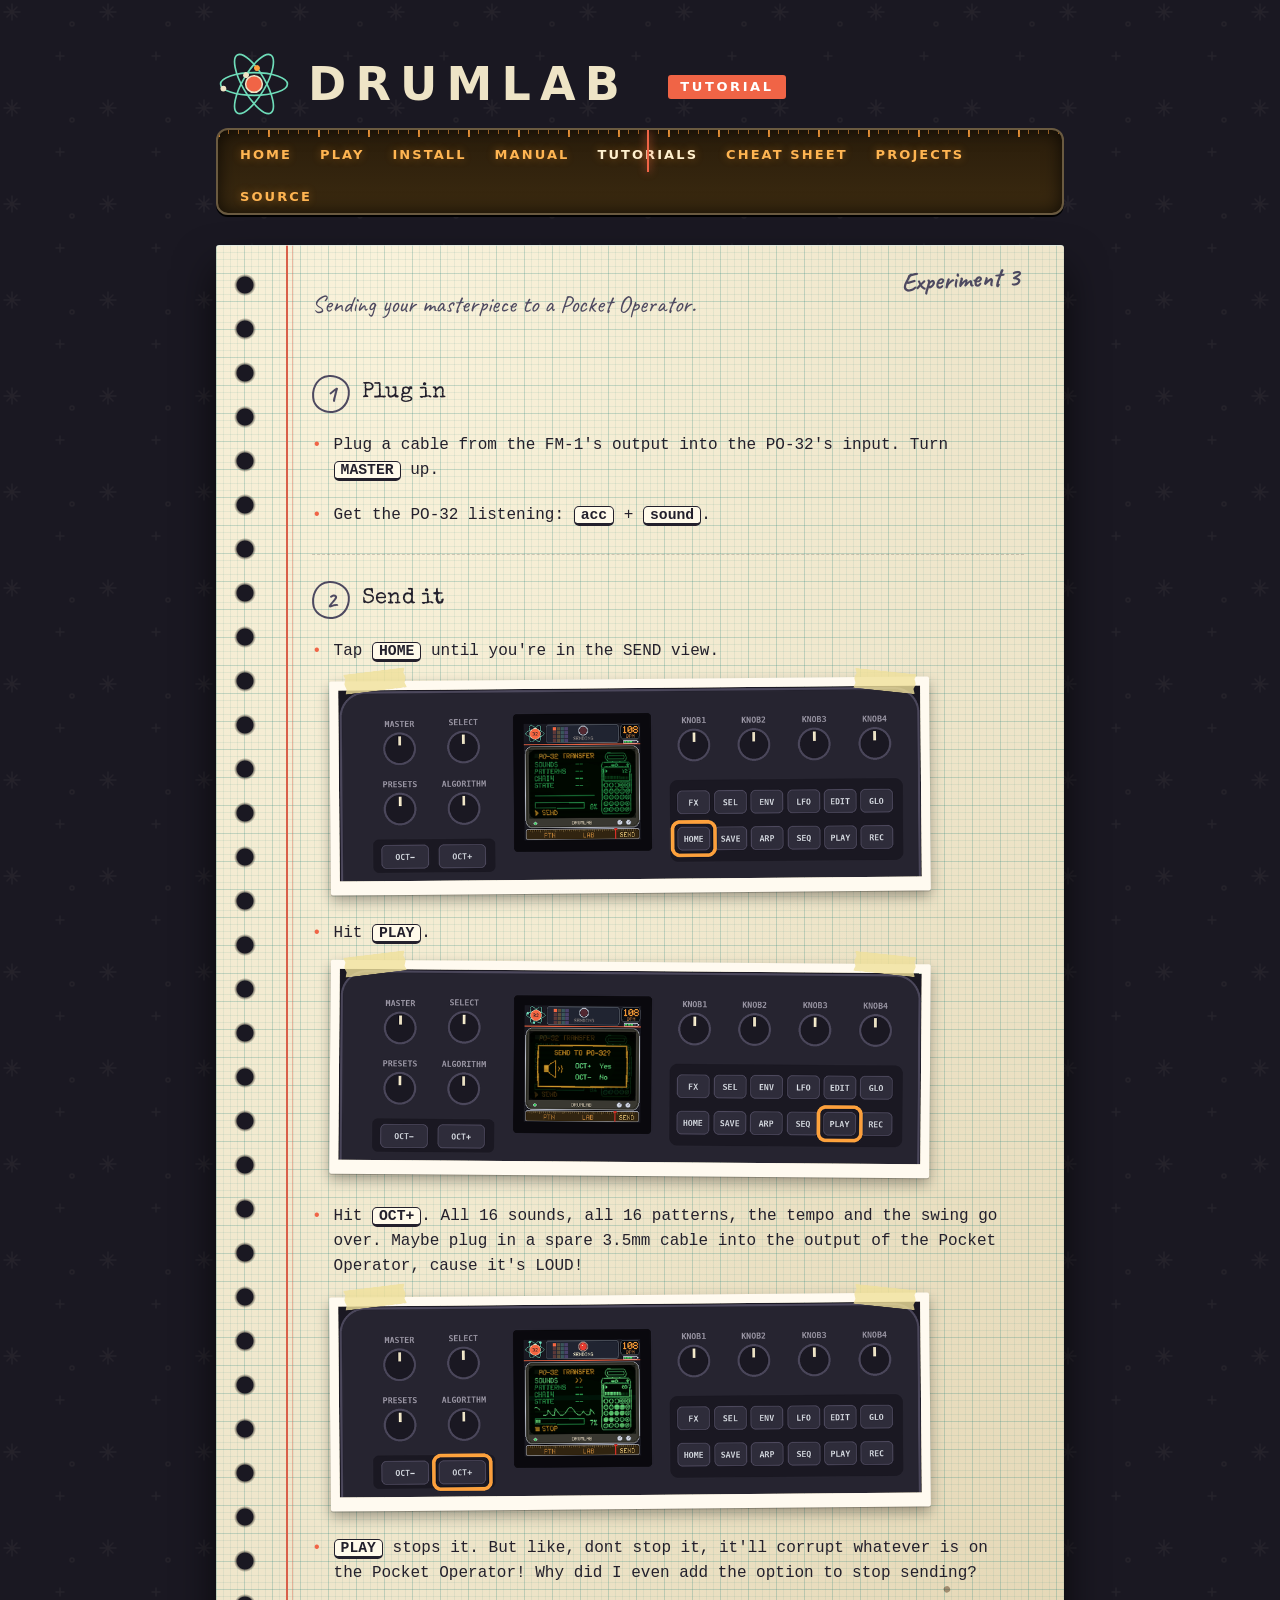
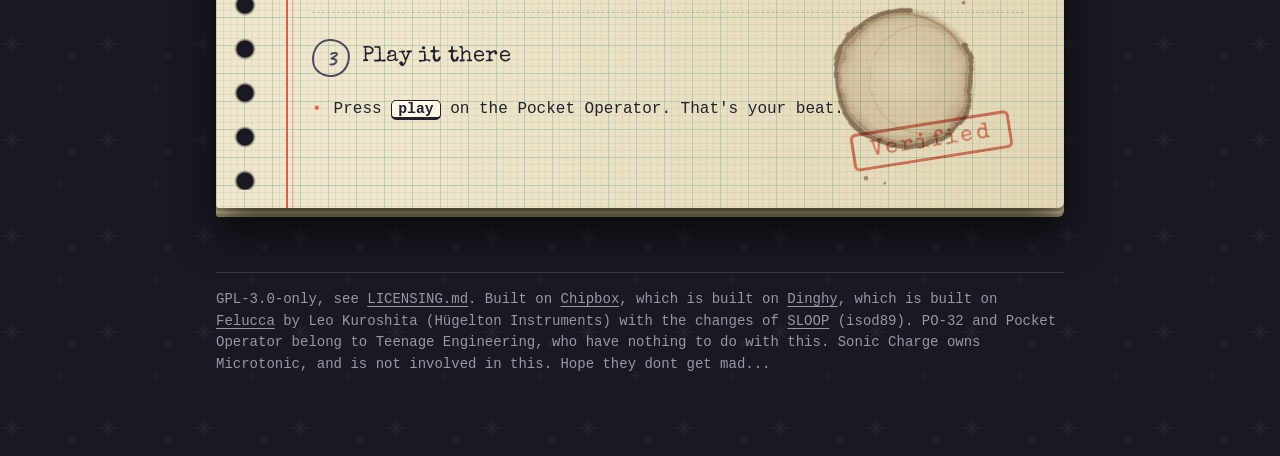
<file: site/manual/send-po32/index.html>
<!doctype html>
<html lang="en">
<head>
<meta charset="utf-8">
<meta name="viewport" content="width=device-width, initial-scale=1">
<title>Send to a PO-32 · Drumlab</title>
<meta name="description" content="">
<link rel="stylesheet" href="../../lab.css">
<link rel="stylesheet" href="../../notebook.css">
</head>
<body class="nb s3">
<main>
  <div class="mast"><svg class="atom" viewBox="-50 -50 100 100" width="76" height="76" aria-hidden="true"><g fill="none" stroke="#6edcb9" stroke-width="2.2"><ellipse rx="44" ry="15" transform="rotate(0)"/><ellipse rx="44" ry="15" transform="rotate(60)"/><ellipse rx="44" ry="15" transform="rotate(120)"/></g><g transform="rotate(0)"><circle r="3.8" fill="#eee4c6"><animateMotion dur="3.1s" repeatCount="indefinite" path="M44,0 A44,15 0 1,1 -44,0 A44,15 0 1,1 44,0"/></circle></g><g transform="rotate(60)"><circle r="3.8" fill="#ffa03c"><animateMotion dur="4.3s" repeatCount="indefinite" path="M44,0 A44,15 0 1,0 -44,0 A44,15 0 1,0 44,0"/></circle></g><g transform="rotate(120)"><circle r="3.8" fill="#eee4c6"><animateMotion dur="5.2s" repeatCount="indefinite" path="M44,0 A44,15 0 1,1 -44,0 A44,15 0 1,1 44,0"/></circle></g><circle r="11" fill="#f06446" stroke="#eee4c6" stroke-width="2"/></svg><h1><a href="../../">Drumlab</a> <span class="tag">TUTORIAL</span></h1></div>
  
  <nav class="dial" aria-label="Pages"><a href="../.././">Home</a><a href="../../play/">Play</a><a href="../../install.html">Install</a><a href="../../guide/">Manual</a><a href="../../manual/" aria-current="page">Tutorials</a><a href="../../cheatsheet/">Cheat sheet</a><a href="../../projects/">Projects</a><a href="https://github.com/pbarilla/drumlab">Source</a></nav>
  <div class="sheet">
  <span class="exp">Experiment 3</span>
  <p class="intro">Sending your masterpiece to a Pocket Operator.</p>

  <section class="step">
    <h2><b>1</b>Plug in</h2>
    <div class="item"><div class="t"><div>Plug a cable from the FM-1's output into the PO-32's input. Turn <code>MASTER</code> up.</div></div></div>
    <div class="item"><div class="t"><div>Get the PO-32 listening: <code class="po">acc</code> + <code class="po">sound</code>.</div></div></div>
  </section>

  <section class="step">
    <h2><b>2</b>Send it</h2>
    <div class="item"><div class="t"><div>Tap <code>HOME</code> until you're in the SEND view.</div></div><div class="pic"><img src="../img/pn-s-home.png" alt="s-home" width="960" height="315" loading="lazy"></div></div>
    <div class="item"><div class="t"><div>Hit <code>PLAY</code>.</div></div><div class="pic"><img src="../img/pn-s-play.png" alt="s-play" width="960" height="315" loading="lazy"></div></div>
    <div class="item"><div class="t"><div>Hit <code>OCT+</code>. All 16 sounds, all 16 patterns, the tempo and the swing go over. Maybe plug in a spare 3.5mm cable into the output of the Pocket Operator, cause it's LOUD!</div></div><div class="pic"><img src="../img/pn-s-yes.png" alt="s-yes" width="960" height="315" loading="lazy"></div></div>
    <div class="item"><div class="t"><div><code>PLAY</code> stops it. But like, dont stop it, it'll corrupt whatever is on the Pocket Operator! Why did I even add the option to stop sending?</div></div></div>
  </section>

  <section class="step">
    <h2><b>3</b>Play it there</h2>
    <div class="item"><div class="t"><div>Press <code class="po">play</code> on the Pocket Operator. That's your beat.</div></div></div>
  </section>
  <span class="stamp">Verified</span>
  </div>
  <footer>GPL-3.0-only, see <a href="https://github.com/pbarilla/drumlab/blob/main/LICENSING.md">LICENSING.md</a>. Built on <a href="../../../chipbox/">Chipbox</a>, which is built on <a href="https://github.com/zvenson/dinghy">Dinghy</a>, which is built on <a href="https://github.com/hugelton/Felucca">Felucca</a> by Leo Kuroshita (Hügelton Instruments) with the changes of <a href="https://github.com/isod89/sloop-fm1">SLOOP</a> (isod89). PO-32 and Pocket Operator belong to Teenage Engineering, who have nothing to do with this. Sonic Charge owns Microtonic, and is not involved in this. Hope they dont get mad...</footer>
</main>
<script src="../../lab.js"></script>
</body>
</html>
</file>
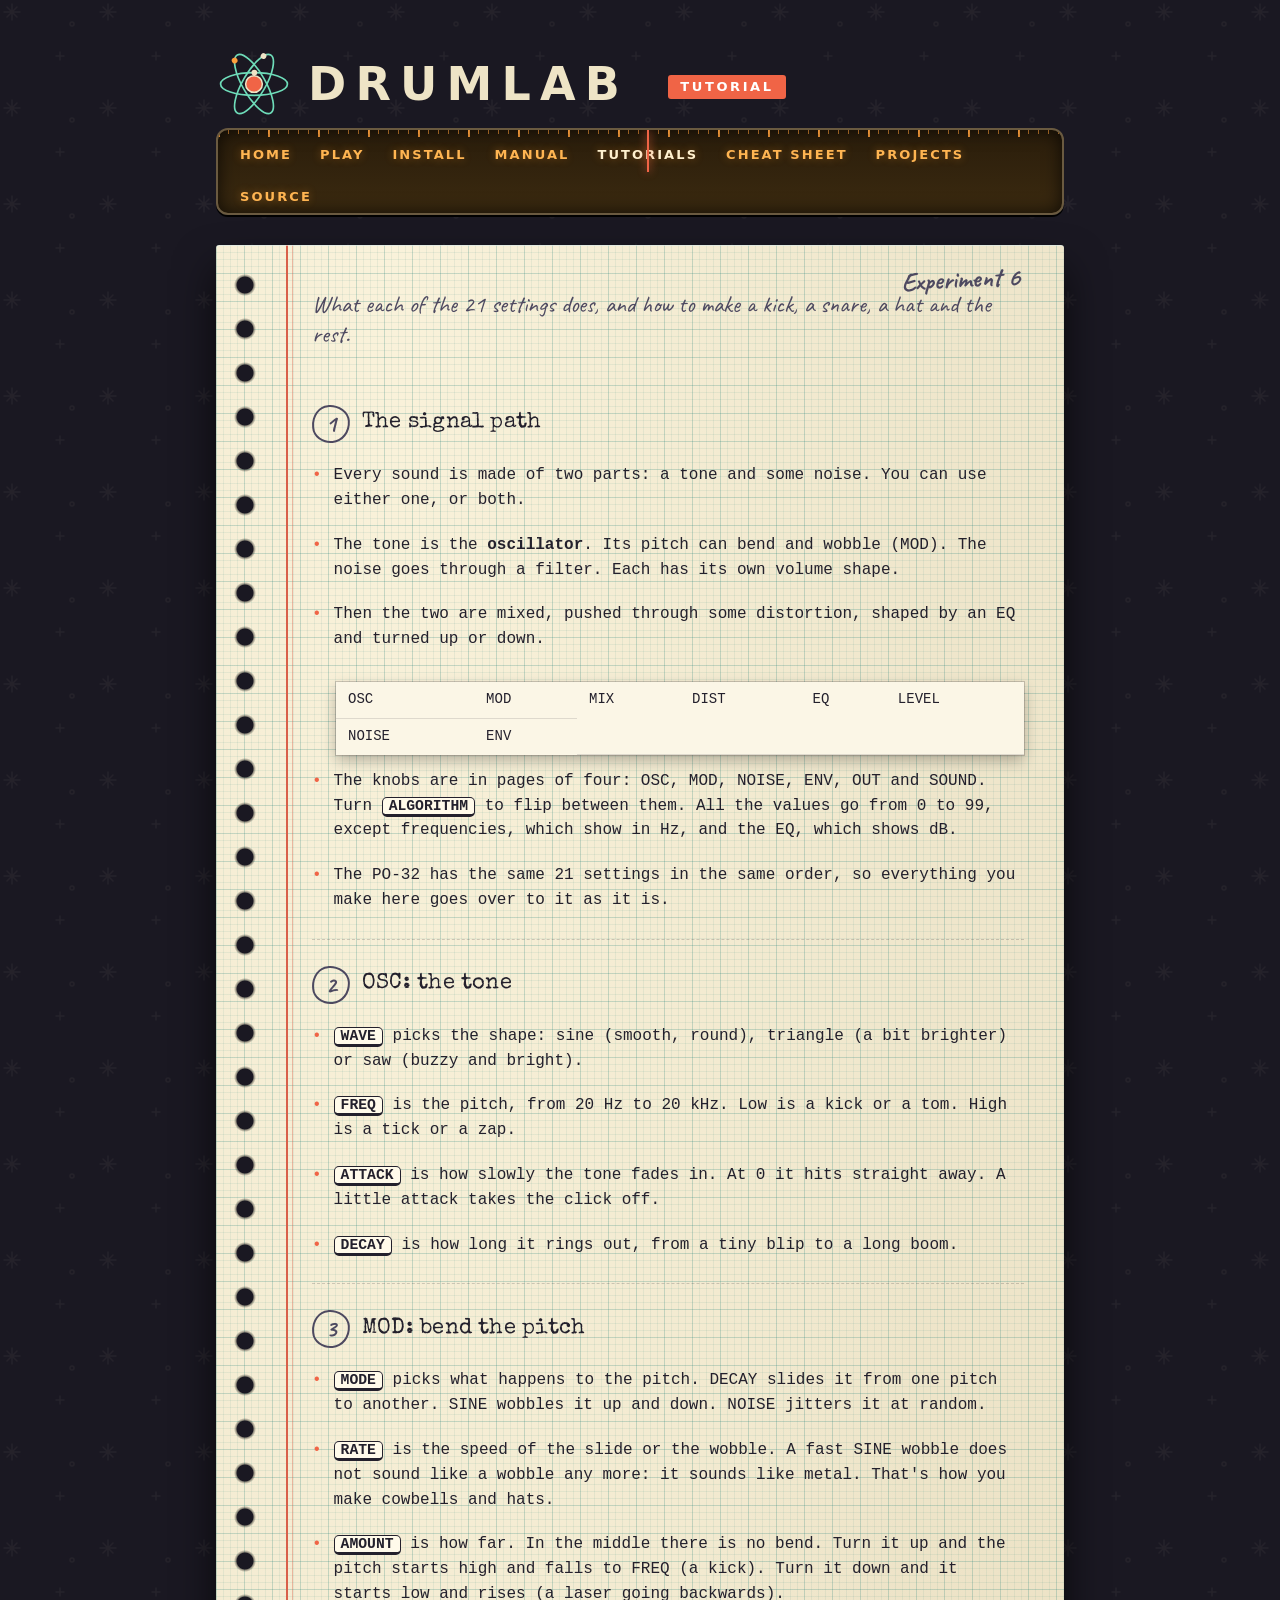
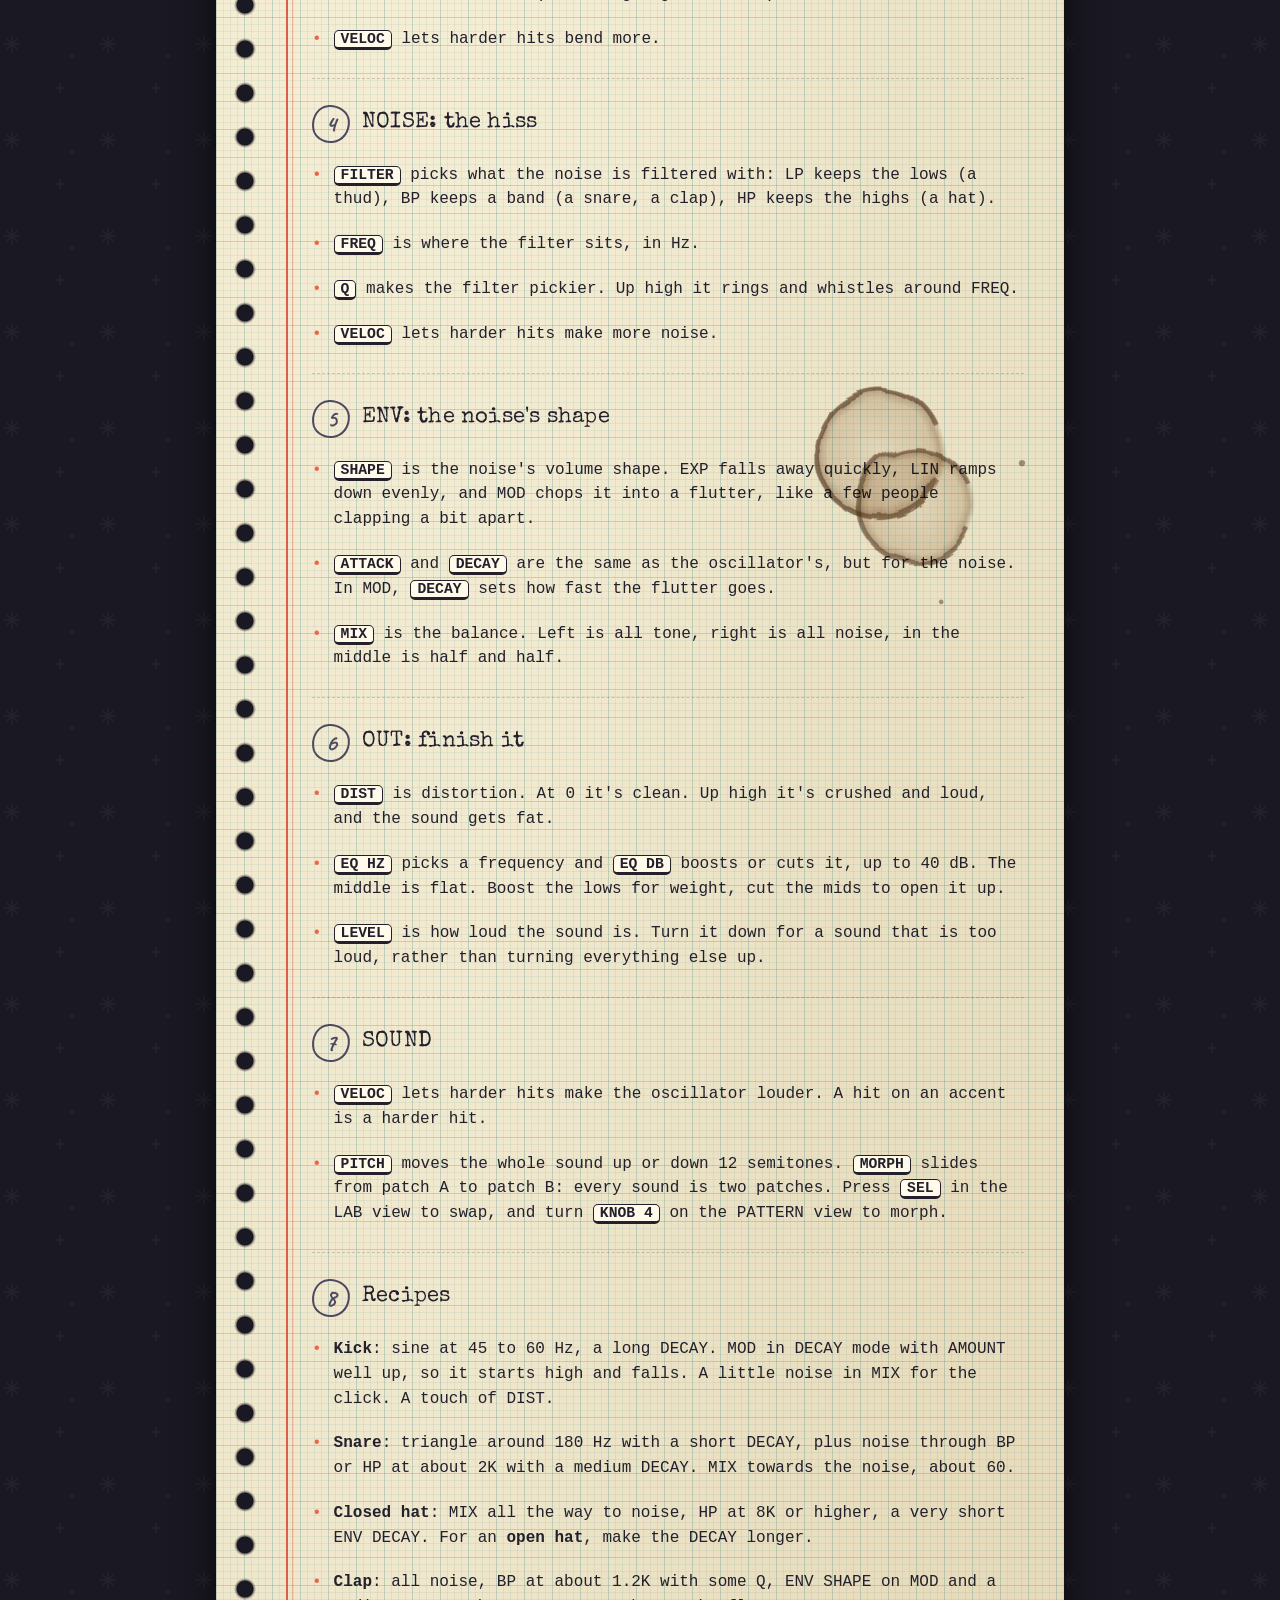
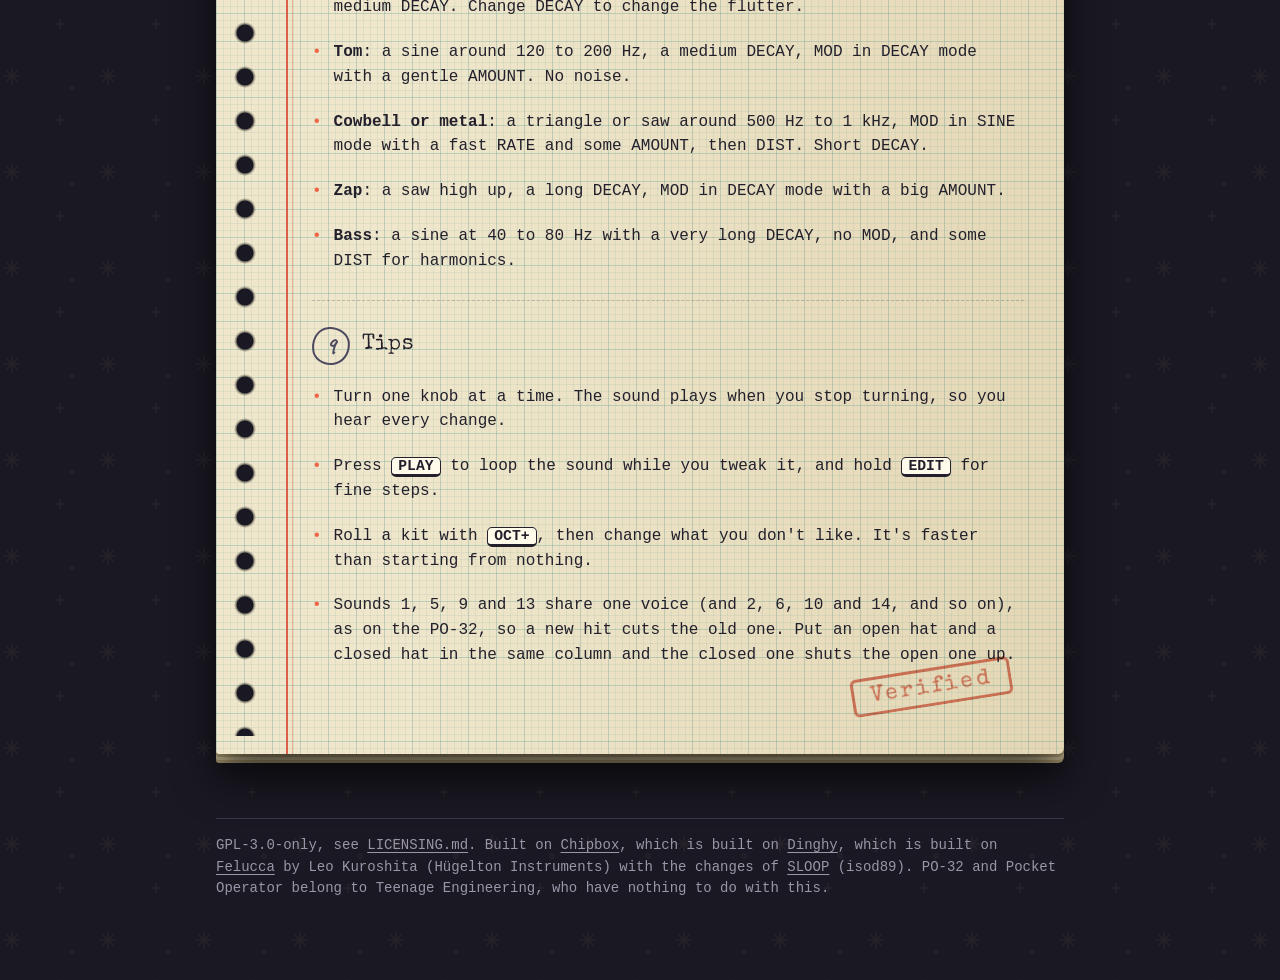
<file: site/manual/sound-engine/index.html>
<!doctype html>
<html lang="en">
<head>
<meta charset="utf-8">
<meta name="viewport" content="width=device-width, initial-scale=1">
<title>How a sound is made · Drumlab</title>
<meta name="description" content="">
<link rel="stylesheet" href="../../lab.css">
<link rel="stylesheet" href="../../notebook.css">
</head>
<body class="nb s2">
<main>
  <div class="mast"><svg class="atom" viewBox="-50 -50 100 100" width="76" height="76" aria-hidden="true"><g fill="none" stroke="#6edcb9" stroke-width="2.2"><ellipse rx="44" ry="15" transform="rotate(0)"/><ellipse rx="44" ry="15" transform="rotate(60)"/><ellipse rx="44" ry="15" transform="rotate(120)"/></g><g transform="rotate(0)"><circle r="3.8" fill="#eee4c6"><animateMotion dur="3.1s" repeatCount="indefinite" path="M44,0 A44,15 0 1,1 -44,0 A44,15 0 1,1 44,0"/></circle></g><g transform="rotate(60)"><circle r="3.8" fill="#ffa03c"><animateMotion dur="4.3s" repeatCount="indefinite" path="M44,0 A44,15 0 1,0 -44,0 A44,15 0 1,0 44,0"/></circle></g><g transform="rotate(120)"><circle r="3.8" fill="#eee4c6"><animateMotion dur="5.2s" repeatCount="indefinite" path="M44,0 A44,15 0 1,1 -44,0 A44,15 0 1,1 44,0"/></circle></g><circle r="11" fill="#f06446" stroke="#eee4c6" stroke-width="2"/></svg><h1><a href="../../">Drumlab</a> <span class="tag">TUTORIAL</span></h1></div>
  
  <nav class="dial" aria-label="Pages"><a href="../.././">Home</a><a href="../../play/">Play</a><a href="../../install.html">Install</a><a href="../../guide/">Manual</a><a href="../../manual/" aria-current="page">Tutorials</a><a href="../../cheatsheet/">Cheat sheet</a><a href="../../projects/">Projects</a><a href="https://github.com/pbarilla/drumlab">Source</a></nav>
  <div class="sheet">
  <span class="exp">Experiment 6</span>
  <p class="intro">What each of the 21 settings does, and how to make a kick, a snare, a hat and the rest.</p>

  <section class="step">
    <h2><b>1</b>The signal path</h2>
    <div class="item"><div class="t"><div>Every sound is made of two parts: a tone and some noise. You can use either one, or both.</div></div></div>
    <div class="item"><div class="t"><div>The tone is the <b>oscillator</b>. Its pitch can bend and wobble (MOD). The noise goes through a filter. Each has its own volume shape.</div></div></div>
    <div class="item"><div class="t"><div>Then the two are mixed, pushed through some distortion, shaped by an EQ and turned up or down.</div></div></div>
    <div class="block"><table><tr><td>OSC</td><td>MOD</td><td rowspan="2">MIX</td><td rowspan="2">DIST</td><td rowspan="2">EQ</td><td rowspan="2">LEVEL</td></tr><tr><td>NOISE</td><td>ENV</td></tr></table></div>
    <div class="item"><div class="t"><div>The knobs are in pages of four: OSC, MOD, NOISE, ENV, OUT and SOUND. Turn <code>ALGORITHM</code> to flip between them. All the values go from 0 to 99, except frequencies, which show in Hz, and the EQ, which shows dB.</div></div></div>
    <div class="item"><div class="t"><div>The PO-32 has the same 21 settings in the same order, so everything you make here goes over to it as it is.</div></div></div>
  </section>

  <section class="step">
    <h2><b>2</b>OSC: the tone</h2>
    <div class="item"><div class="t"><div><code>WAVE</code> picks the shape: sine (smooth, round), triangle (a bit brighter) or saw (buzzy and bright).</div></div></div>
    <div class="item"><div class="t"><div><code>FREQ</code> is the pitch, from 20 Hz to 20 kHz. Low is a kick or a tom. High is a tick or a zap.</div></div></div>
    <div class="item"><div class="t"><div><code>ATTACK</code> is how slowly the tone fades in. At 0 it hits straight away. A little attack takes the click off.</div></div></div>
    <div class="item"><div class="t"><div><code>DECAY</code> is how long it rings out, from a tiny blip to a long boom.</div></div></div>
  </section>

  <section class="step">
    <h2><b>3</b>MOD: bend the pitch</h2>
    <div class="item"><div class="t"><div><code>MODE</code> picks what happens to the pitch. DECAY slides it from one pitch to another. SINE wobbles it up and down. NOISE jitters it at random.</div></div></div>
    <div class="item"><div class="t"><div><code>RATE</code> is the speed of the slide or the wobble. A fast SINE wobble does not sound like a wobble any more: it sounds like metal. That's how you make cowbells and hats.</div></div></div>
    <div class="item"><div class="t"><div><code>AMOUNT</code> is how far. In the middle there is no bend. Turn it up and the pitch starts high and falls to FREQ (a kick). Turn it down and it starts low and rises (a laser going backwards).</div></div></div>
    <div class="item"><div class="t"><div><code>VELOC</code> lets harder hits bend more.</div></div></div>
  </section>

  <section class="step">
    <h2><b>4</b>NOISE: the hiss</h2>
    <div class="item"><div class="t"><div><code>FILTER</code> picks what the noise is filtered with: LP keeps the lows (a thud), BP keeps a band (a snare, a clap), HP keeps the highs (a hat).</div></div></div>
    <div class="item"><div class="t"><div><code>FREQ</code> is where the filter sits, in Hz.</div></div></div>
    <div class="item"><div class="t"><div><code>Q</code> makes the filter pickier. Up high it rings and whistles around FREQ.</div></div></div>
    <div class="item"><div class="t"><div><code>VELOC</code> lets harder hits make more noise.</div></div></div>
  </section>

  <section class="step">
    <h2><b>5</b>ENV: the noise's shape</h2>
    <div class="item"><div class="t"><div><code>SHAPE</code> is the noise's volume shape. EXP falls away quickly, LIN ramps down evenly, and MOD chops it into a flutter, like a few people clapping a bit apart.</div></div></div>
    <div class="item"><div class="t"><div><code>ATTACK</code> and <code>DECAY</code> are the same as the oscillator's, but for the noise. In MOD, <code>DECAY</code> sets how fast the flutter goes.</div></div></div>
    <div class="item"><div class="t"><div><code>MIX</code> is the balance. Left is all tone, right is all noise, in the middle is half and half.</div></div></div>
  </section>

  <section class="step">
    <h2><b>6</b>OUT: finish it</h2>
    <div class="item"><div class="t"><div><code>DIST</code> is distortion. At 0 it's clean. Up high it's crushed and loud, and the sound gets fat.</div></div></div>
    <div class="item"><div class="t"><div><code>EQ HZ</code> picks a frequency and <code>EQ DB</code> boosts or cuts it, up to 40 dB. The middle is flat. Boost the lows for weight, cut the mids to open it up.</div></div></div>
    <div class="item"><div class="t"><div><code>LEVEL</code> is how loud the sound is. Turn it down for a sound that is too loud, rather than turning everything else up.</div></div></div>
  </section>

  <section class="step">
    <h2><b>7</b>SOUND</h2>
    <div class="item"><div class="t"><div><code>VELOC</code> lets harder hits make the oscillator louder. A hit on an accent is a harder hit.</div></div></div>
    <div class="item"><div class="t"><div><code>PITCH</code> moves the whole sound up or down 12 semitones. <code>MORPH</code> slides from patch A to patch B: every sound is two patches. Press <code>SEL</code> in the LAB view to swap, and turn <code>KNOB 4</code> on the PATTERN view to morph.</div></div></div>
  </section>

  <section class="step">
    <h2><b>8</b>Recipes</h2>
    <div class="item"><div class="t"><div><b>Kick</b>: sine at 45 to 60 Hz, a long DECAY. MOD in DECAY mode with AMOUNT well up, so it starts high and falls. A little noise in MIX for the click. A touch of DIST.</div></div></div>
    <div class="item"><div class="t"><div><b>Snare</b>: triangle around 180 Hz with a short DECAY, plus noise through BP or HP at about 2K with a medium DECAY. MIX towards the noise, about 60.</div></div></div>
    <div class="item"><div class="t"><div><b>Closed hat</b>: MIX all the way to noise, HP at 8K or higher, a very short ENV DECAY. For an <b>open hat</b>, make the DECAY longer.</div></div></div>
    <div class="item"><div class="t"><div><b>Clap</b>: all noise, BP at about 1.2K with some Q, ENV SHAPE on MOD and a medium DECAY. Change DECAY to change the flutter.</div></div></div>
    <div class="item"><div class="t"><div><b>Tom</b>: a sine around 120 to 200 Hz, a medium DECAY, MOD in DECAY mode with a gentle AMOUNT. No noise.</div></div></div>
    <div class="item"><div class="t"><div><b>Cowbell or metal</b>: a triangle or saw around 500 Hz to 1 kHz, MOD in SINE mode with a fast RATE and some AMOUNT, then DIST. Short DECAY.</div></div></div>
    <div class="item"><div class="t"><div><b>Zap</b>: a saw high up, a long DECAY, MOD in DECAY mode with a big AMOUNT.</div></div></div>
    <div class="item"><div class="t"><div><b>Bass</b>: a sine at 40 to 80 Hz with a very long DECAY, no MOD, and some DIST for harmonics.</div></div></div>
  </section>

  <section class="step">
    <h2><b>9</b>Tips</h2>
    <div class="item"><div class="t"><div>Turn one knob at a time. The sound plays when you stop turning, so you hear every change.</div></div></div>
    <div class="item"><div class="t"><div>Press <code>PLAY</code> to loop the sound while you tweak it, and hold <code>EDIT</code> for fine steps.</div></div></div>
    <div class="item"><div class="t"><div>Roll a kit with <code>OCT+</code>, then change what you don't like. It's faster than starting from nothing.</div></div></div>
    <div class="item"><div class="t"><div>Sounds 1, 5, 9 and 13 share one voice (and 2, 6, 10 and 14, and so on), as on the PO-32, so a new hit cuts the old one. Put an open hat and a closed hat in the same column and the closed one shuts the open one up.</div></div></div>
  </section>
  <span class="stamp">Verified</span>
  </div>
  <footer>GPL-3.0-only, see <a href="https://github.com/pbarilla/drumlab/blob/main/LICENSING.md">LICENSING.md</a>. Built on <a href="../../../chipbox/">Chipbox</a>, which is built on <a href="https://github.com/zvenson/dinghy">Dinghy</a>, which is built on <a href="https://github.com/hugelton/Felucca">Felucca</a> by Leo Kuroshita (Hügelton Instruments) with the changes of <a href="https://github.com/isod89/sloop-fm1">SLOOP</a> (isod89). PO-32 and Pocket Operator belong to Teenage Engineering, who have nothing to do with this.</footer>
</main>
<script src="../../lab.js"></script>
</body>
</html>
</file>
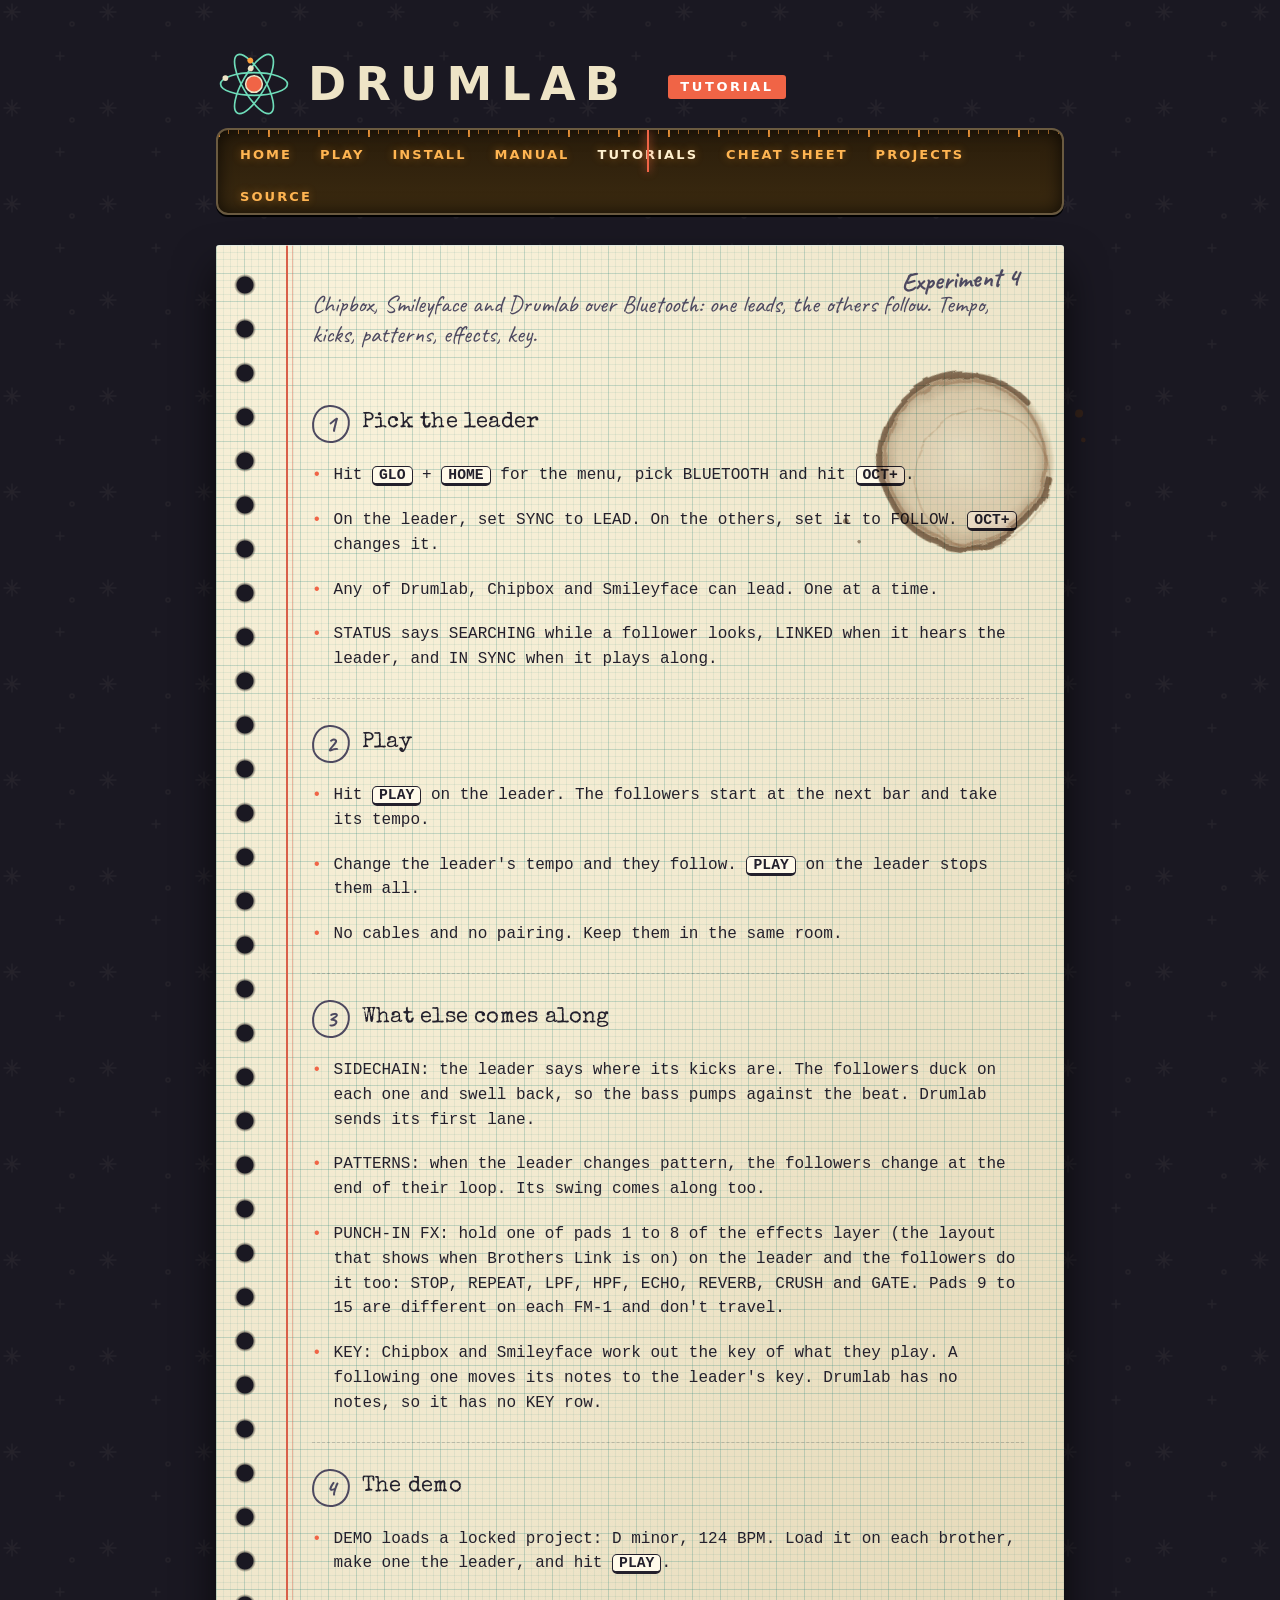
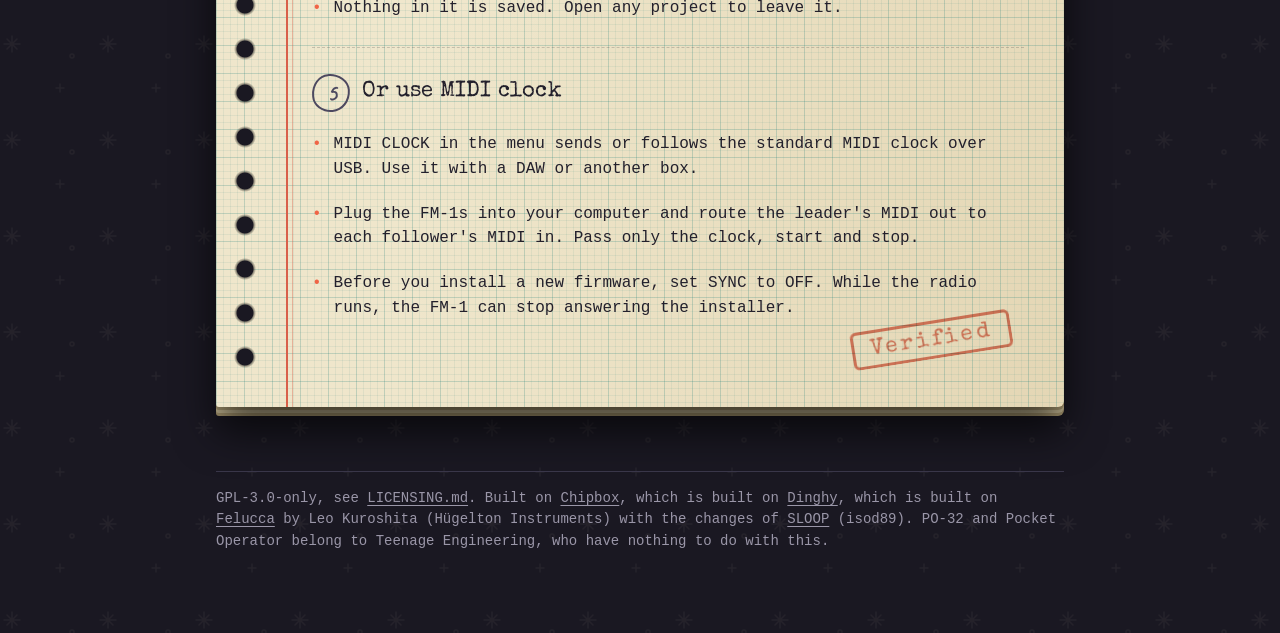
<file: site/manual/sync/index.html>
<!doctype html>
<html lang="en">
<head>
<meta charset="utf-8">
<meta name="viewport" content="width=device-width, initial-scale=1">
<title>Sync your FM-1s · Drumlab</title>
<meta name="description" content="">
<link rel="stylesheet" href="../../lab.css">
<link rel="stylesheet" href="../../notebook.css">
</head>
<body class="nb s0">
<main>
  <div class="mast"><svg class="atom" viewBox="-50 -50 100 100" width="76" height="76" aria-hidden="true"><g fill="none" stroke="#6edcb9" stroke-width="2.2"><ellipse rx="44" ry="15" transform="rotate(0)"/><ellipse rx="44" ry="15" transform="rotate(60)"/><ellipse rx="44" ry="15" transform="rotate(120)"/></g><g transform="rotate(0)"><circle r="3.8" fill="#eee4c6"><animateMotion dur="3.1s" repeatCount="indefinite" path="M44,0 A44,15 0 1,1 -44,0 A44,15 0 1,1 44,0"/></circle></g><g transform="rotate(60)"><circle r="3.8" fill="#ffa03c"><animateMotion dur="4.3s" repeatCount="indefinite" path="M44,0 A44,15 0 1,0 -44,0 A44,15 0 1,0 44,0"/></circle></g><g transform="rotate(120)"><circle r="3.8" fill="#eee4c6"><animateMotion dur="5.2s" repeatCount="indefinite" path="M44,0 A44,15 0 1,1 -44,0 A44,15 0 1,1 44,0"/></circle></g><circle r="11" fill="#f06446" stroke="#eee4c6" stroke-width="2"/></svg><h1><a href="../../">Drumlab</a> <span class="tag">TUTORIAL</span></h1></div>
  
  <nav class="dial" aria-label="Pages"><a href="../.././">Home</a><a href="../../play/">Play</a><a href="../../install.html">Install</a><a href="../../guide/">Manual</a><a href="../../manual/" aria-current="page">Tutorials</a><a href="../../cheatsheet/">Cheat sheet</a><a href="../../projects/">Projects</a><a href="https://github.com/pbarilla/drumlab">Source</a></nav>
  <div class="sheet">
  <span class="exp">Experiment 4</span>
  <p class="intro">Chipbox, Smileyface and Drumlab over Bluetooth: one leads, the others follow. Tempo, kicks, patterns, effects, key.</p>

  <section class="step">
    <h2><b>1</b>Pick the leader</h2>
    <div class="item"><div class="t"><div>Hit <code>GLO</code> + <code>HOME</code> for the menu, pick BLUETOOTH and hit <code>OCT+</code>.</div></div></div>
    <div class="item"><div class="t"><div>On the leader, set SYNC to LEAD. On the others, set it to FOLLOW. <code>OCT+</code> changes it.</div></div></div>
    <div class="item"><div class="t"><div>Any of Drumlab, Chipbox and Smileyface can lead. One at a time.</div></div></div>
    <div class="item"><div class="t"><div>STATUS says SEARCHING while a follower looks, LINKED when it hears the leader, and IN SYNC when it plays along.</div></div></div>
  </section>

  <section class="step">
    <h2><b>2</b>Play</h2>
    <div class="item"><div class="t"><div>Hit <code>PLAY</code> on the leader. The followers start at the next bar and take its tempo.</div></div></div>
    <div class="item"><div class="t"><div>Change the leader's tempo and they follow. <code>PLAY</code> on the leader stops them all.</div></div></div>
    <div class="item"><div class="t"><div>No cables and no pairing. Keep them in the same room.</div></div></div>
  </section>

  <section class="step">
    <h2><b>3</b>What else comes along</h2>
    <div class="item"><div class="t"><div>SIDECHAIN: the leader says where its kicks are. The followers duck on each one and swell back, so the bass pumps against the beat. Drumlab sends its first lane.</div></div></div>
    <div class="item"><div class="t"><div>PATTERNS: when the leader changes pattern, the followers change at the end of their loop. Its swing comes along too.</div></div></div>
    <div class="item"><div class="t"><div>PUNCH-IN FX: hold one of pads 1 to 8 of the effects layer (the layout that shows when Brothers Link is on) on the leader and the followers do it too: STOP, REPEAT, LPF, HPF, ECHO, REVERB, CRUSH and GATE. Pads 9 to 15 are different on each FM-1 and don't travel.</div></div></div>
    <div class="item"><div class="t"><div>KEY: Chipbox and Smileyface work out the key of what they play. A following one moves its notes to the leader's key. Drumlab has no notes, so it has no KEY row.</div></div></div>
  </section>

  <section class="step">
    <h2><b>4</b>The demo</h2>
    <div class="item"><div class="t"><div>DEMO loads a locked project: D minor, 124 BPM. Load it on each brother, make one the leader, and hit <code>PLAY</code>.</div></div></div>
    <div class="item"><div class="t"><div>Nothing in it is saved. Open any project to leave it.</div></div></div>
  </section>

  <section class="step">
    <h2><b>5</b>Or use MIDI clock</h2>
    <div class="item"><div class="t"><div>MIDI CLOCK in the menu sends or follows the standard MIDI clock over USB. Use it with a DAW or another box.</div></div></div>
    <div class="item"><div class="t"><div>Plug the FM-1s into your computer and route the leader's MIDI out to each follower's MIDI in. Pass only the clock, start and stop.</div></div></div>
    <div class="item"><div class="t"><div>Before you install a new firmware, set SYNC to OFF. While the radio runs, the FM-1 can stop answering the installer.</div></div></div>
  </section>
  <span class="stamp">Verified</span>
  </div>
  <footer>GPL-3.0-only, see <a href="https://github.com/pbarilla/drumlab/blob/main/LICENSING.md">LICENSING.md</a>. Built on <a href="../../../chipbox/">Chipbox</a>, which is built on <a href="https://github.com/zvenson/dinghy">Dinghy</a>, which is built on <a href="https://github.com/hugelton/Felucca">Felucca</a> by Leo Kuroshita (Hügelton Instruments) with the changes of <a href="https://github.com/isod89/sloop-fm1">SLOOP</a> (isod89). PO-32 and Pocket Operator belong to Teenage Engineering, who have nothing to do with this.</footer>
</main>
<script src="../../lab.js"></script>
</body>
</html>
</file>
<file: site/lab.css>
/* SPDX-License-Identifier: GPL-3.0-only */
/* Drumlab's pages: a 1950s atomic lab. Colours are the device's (firmware/src/labdraw.c, K_*). */
:root {
  --bg:#1a1822; --plate:#262430; --rail:#2e2c3a; --line:#3a374a;
  --cream:#eee4c6; --ink:#eee4c6; --dim:#9a96a8; --chrome:#cdd1d8;
  --coral:#f06446; --mint:#6edcb9; --amber:#ffa03c; --navy:#142640; --teal:#42a094; --glass:#34260f;
  --l1:#f06446; --l2:#fabe3c; --l3:#6edcb9; --l4:#aa8cf0;
  --display:"Futura", "Century Gothic", "Avenir Next", "Jost", "Trebuchet MS", system-ui, sans-serif;
  --mono:ui-monospace, "SF Mono", Menlo, Consolas, monospace;
  color-scheme:dark;
}
* { box-sizing:border-box; }
html { background:var(--bg); }
body {
  margin:0; color:var(--ink); font:16px/1.55 var(--mono);
  background-color:var(--bg);
  background-image:url("data:image/svg+xml;utf8,<svg xmlns='http://www.w3.org/2000/svg' width='96' height='96'><g fill='none' stroke='%23eee4c6' stroke-opacity='.05' stroke-width='1.5' stroke-linecap='round'><path d='M12 4v16M4 12h16M7 7l10 10M17 7L7 17'/><path d='M60 52v8M56 56h8'/><circle cx='72' cy='24' r='2'/></g></svg>");
}
main { max-width:880px; margin:0 auto; padding:28px 16px 80px; }
a { color:var(--mint); text-underline-offset:3px; }
a:hover { color:#fff; }
p { margin:0 0 12px; }
:focus-visible { outline:2px solid var(--amber); outline-offset:2px; }

/* masthead: the atom, the name, the tag */
.mast { display:flex; align-items:center; gap:16px; margin:18px 0 6px; }
.mast svg.atom { width:76px; height:76px; flex:none; }
h1 { font:700 46px/1.05 var(--display); letter-spacing:.2em; text-transform:uppercase; margin:0; color:var(--cream); }
h1 a { color:inherit; text-decoration:none; }
.tag { display:inline-block; padding:3px 12px; background:var(--coral); color:#fff; font:700 13px/1.4 var(--display); letter-spacing:.2em; vertical-align:middle; margin-left:14px; border-radius:3px; }
.sub { margin:0 0 22px; color:var(--dim); font-family:var(--display); letter-spacing:.14em; text-transform:uppercase; font-size:13px; }

/* the radio dial */
nav.dial { display:flex; flex-wrap:wrap; margin:0 0 30px; padding:0 8px; position:relative; border-radius:12px; border:2px solid #6a5a40;
  background:linear-gradient(#2a1d0b, #3b2a10); box-shadow:inset 0 0 18px #000b, 0 2px 0 #000; overflow:hidden; }
nav.dial::before { content:""; position:absolute; left:0; right:0; top:0; height:7px; pointer-events:none;
  background:repeating-linear-gradient(90deg, #ffa03c88 0 1px, transparent 1px 10px), repeating-linear-gradient(90deg, #ffa03ccc 0 2px, transparent 2px 50px); background-size:100% 4px, 100% 7px; background-repeat:no-repeat; }
nav.dial a { position:relative; padding:17px 14px 9px; color:#ffb552; text-decoration:none; font:700 13px/1.2 var(--display); letter-spacing:.16em; text-transform:uppercase; text-shadow:0 0 8px #ff9a2e66; }
nav.dial a:hover { color:#fff1cf; }
nav.dial a[aria-current] { color:#fff1cf; }
nav.dial a[aria-current]::after { content:""; position:absolute; left:50%; top:0; bottom:0; width:2px; margin-left:-1px; background:var(--coral); box-shadow:0 0 8px var(--coral); }

h2 { font:700 15px/1.3 var(--display); letter-spacing:.2em; text-transform:uppercase; color:var(--amber); margin:52px 0 14px; }
h2::before { content:"\2736"; margin-right:10px; color:var(--coral); }
.lead { font-size:19px; max-width:34em; }
ul { padding-left:20px; margin:0 0 12px; } li { margin:4px 0; } ol { padding-left:22px; }
code { font:700 .92em var(--mono); background:var(--cream); color:#1a1822; padding:1px 6px; border-radius:4px; white-space:nowrap; }
pre { font:inherit; font-size:13px; background:var(--plate); padding:12px 14px; overflow-x:auto; margin:8px 0 14px; line-height:1.7; border-radius:8px; border:1px solid var(--line); }
.dim { color:var(--dim); }
.po { background:#f3f0e4; color:#1a1822; } /* the PO-32's own labels */

/* buttons */
.btns { display:flex; flex-wrap:wrap; gap:12px; margin:22px 0 0; }
.btn, button.btn { display:inline-block; padding:11px 20px; background:var(--cream); color:#1a1822; text-decoration:none; font:700 14px/1.2 var(--display); letter-spacing:.14em; text-transform:uppercase; border:0; border-radius:8px; box-shadow:0 3px 0 #8a7f60; cursor:pointer; }
.btn:hover { color:#1a1822; background:#fff6dc; }
.btn.hot { background:var(--coral); color:#fff; box-shadow:0 3px 0 #9a3a28; }
.btn.hot:hover { background:#ff7a5e; color:#fff; }
.btn.alt { background:transparent; color:var(--cream); box-shadow:inset 0 0 0 2px #6a6680; }
.btn.alt:hover { box-shadow:inset 0 0 0 2px var(--cream); background:transparent; color:#fff; }
button:disabled { opacity:.35; cursor:default; }

/* pictures */
.shots { display:grid; grid-template-columns:repeat(3, 1fr); gap:14px; margin:28px 0 0; }
.shots figure { margin:0; }
.shots img { width:100%; height:auto; display:block; image-rendering:pixelated; background:var(--plate); border-radius:10px; border:2px solid #4a4658; }
.shots figcaption { margin-top:6px; font:700 12px var(--display); letter-spacing:.2em; color:var(--dim); text-align:center; }
img { display:block; max-width:100%; }

/* brothers */
.bros { display:grid; grid-template-columns:repeat(3, 1fr); gap:14px; margin:6px 0 0; }
.bro { display:block; padding:16px 16px 14px; background:var(--plate); border:2px solid var(--line); border-radius:12px; color:var(--ink); text-decoration:none; }
.bro b { display:block; font:700 17px var(--display); letter-spacing:.18em; text-transform:uppercase; }
.bro span { color:var(--dim); font-size:14px; }
.bro.me { border-color:var(--coral); }
.bro.me b { color:var(--coral); }
a.bro:hover { border-color:var(--cream); }

/* guide and tutorials */
.intro { color:var(--dim); margin:0 0 40px; }
.toc { display:flex; flex-wrap:wrap; gap:6px 18px; margin:0 0 30px; font-size:14px; }
.step { padding:34px 0 20px; border-top:1px solid var(--line); }
.step h2 { margin:0 0 14px; display:flex; align-items:center; gap:14px; font-size:18px; letter-spacing:.14em; color:var(--cream); }
.step h2::before { content:none; }
.step h2 b { display:inline-grid; place-items:center; min-width:34px; height:34px; padding:0 8px; background:var(--coral); color:#fff; font:700 18px var(--display); border-radius:7px; letter-spacing:0; }
.step h2 a { color:inherit; text-decoration:none; }
.step h2 a:hover { color:var(--mint); }
.item { padding:8px 0 12px; }
.t { display:flex; gap:12px; min-width:0; }
.t::before { content:"\2022"; color:var(--coral); flex:none; }
.t > div { min-width:0; }
.pic { margin:10px 0 4px 24px; max-width:620px; }
.pic img { width:100%; height:auto; background:var(--plate); border-radius:12px; }
.block { margin:6px 0 6px 24px; }
.block p { margin:0 0 10px; }
h3 { font:700 14px var(--display); letter-spacing:.16em; text-transform:uppercase; margin:22px 0 6px 24px; color:var(--mint); }
table { border-collapse:collapse; width:100%; font-size:14px; margin:6px 0; }
th, td { text-align:left; padding:6px 10px; border-bottom:1px solid var(--line); vertical-align:top; }
th { color:var(--dim); font-weight:400; white-space:nowrap; }

/* a pattern as 16 boxes */
.grid { display:grid; grid-template-columns:auto repeat(16, 1fr); gap:3px; margin:6px 0 10px; max-width:640px; align-items:stretch; }
.grid .h { color:var(--dim); font-size:11px; text-align:center; align-self:end; }
.grid .h.b { color:var(--amber); }
.grid .n { font:700 12px var(--display); letter-spacing:.06em; color:var(--cream); padding:0 8px 0 0; display:flex; align-items:center; white-space:nowrap; }
.grid .n i { font-style:normal; display:inline-grid; place-items:center; width:20px; height:20px; border-radius:4px; margin-right:7px; color:#1a1822; font-size:12px; }
.grid .c { aspect-ratio:1; min-height:18px; background:#2a2838; border-radius:3px; display:grid; place-items:center; font:700 10px var(--mono); color:#1a1822; }
.grid .c.g { background:#36334a; }
.grid .c.on { box-shadow:0 0 0 2px #0006 inset; }
.grid .c.acc { outline:2px solid var(--cream); outline-offset:-2px; }
.l1 { background:var(--l1) !important; } .l2 { background:var(--l2) !important; } .l3 { background:var(--l3) !important; } .l4 { background:var(--l4) !important; }
.pcard { padding:22px 0 10px; border-top:1px solid var(--line); }
.pcard h3 { margin:0 0 4px; }
.pcard .meta { color:var(--dim); font-size:13px; margin:0 0 10px; }
.pcard .how { margin:6px 0 0; font-size:14px; }
.gridwrap { overflow-x:auto; }

footer { margin-top:64px; color:var(--dim); font-size:14px; border-top:1px solid var(--line); padding-top:16px; }
footer a { color:var(--dim); }
@media (max-width:760px) { h1 { font-size:34px; letter-spacing:.14em; } .mast svg.atom { width:56px; height:56px; } .pic, .block { margin-left:0; } h3 { margin-left:0; } .shots, .bros { grid-template-columns:1fr; } nav.dial a { padding-left:10px; padding-right:10px; } }
@media (prefers-reduced-motion:reduce) { * { animation:none !important; transition:none !important; } }
</file>
<file: site/css/boxes.css>
/* the three brothers as game boxes (same as the Chipbox site) */
@font-face { font-family:"PS2P"; src:url(../fonts/PressStart2P.ttf) format("truetype"); font-display:swap; }
:root { --gb-px:"PS2P", ui-monospace, monospace; --gb-gold:#ffe34d; }
/* ---- the boxes */
.shelf { display:grid; grid-template-columns:repeat(3,240px); gap:44px 34px; justify-content:center; margin-bottom:54px; }
.box { position:relative; display:block; width:240px; height:340px; text-decoration:none; transition:transform .15s; }
.box svg { display:block; filter:drop-shadow(0 14px 10px rgba(0,0,0,.55)); }
.box:hover { transform:translateY(-8px) rotate(-1.5deg); }
.box .shot { position:absolute; left:142px; top:174px; width:90px; height:90px; padding:5px; background:#14131a; border-radius:3px; box-shadow:0 3px 0 #0006,0 0 0 2px #fff6; transform:rotate(4deg); display:block; }
.box .shot img { display:block; width:80px; height:80px; image-rendering:pixelated; }
.box .badge { position:absolute; right:-10px; top:-12px; width:54px; height:54px; border-radius:50%; background:#e8402a; color:#fff; font:400 8px/54px var(--gb-px); text-align:center; transform:rotate(12deg); box-shadow:0 3px 0 #0004; }
.box.me::after { content:"YOU ARE HERE"; position:absolute; left:0; right:0; bottom:-26px; text-align:center; font:400 8px/1 var(--gb-px); color:var(--gb-gold); }

@media (max-width:900px) { .shelf { grid-template-columns:240px; } }
</file>
<file: site/notebook.css>
/* SPDX-License-Identifier: GPL-3.0-only */
/* The tutorials are pages from a lab notebook: graph paper on the dark desk, a margin line, spiral holes,
   photos taped in, a coffee ring or two. Loaded only on the tutorial pages (sitekit.page, body.nb). */
@font-face { font-family:"Special Elite"; src:url(fonts/SpecialElite-Regular.ttf) format("truetype"); font-display:swap; }
@font-face { font-family:"Caveat"; src:url(fonts/Caveat.ttf) format("truetype"); font-weight:400 700; font-display:swap; }
body.nb {
  --paper:#efe6cb; --paper2:#e7dcbb; --pink:#d9604a; --ink2:#23202c; --pencil:#4d4960; --grid:#3f8f86;
  --type:"Special Elite", "American Typewriter", "Courier New", monospace; --hand:"Caveat", "Bradley Hand", "Segoe Print", cursive;
}
body.nb .sheet { position:relative; margin:8px 0 34px; padding:44px 40px 60px 96px; color:var(--ink2); isolation:isolate;
  background-color:var(--paper);
  background-image:
    linear-gradient(90deg, transparent 70px, #d9604a 70px, #d9604a 72px, transparent 72px, transparent 76px, #d9604a66 76px, #d9604a66 77px, transparent 77px),
    linear-gradient(#3f8f8633 1px, transparent 1px), linear-gradient(90deg, #3f8f8633 1px, transparent 1px),
    linear-gradient(#3f8f8618 1px, transparent 1px), linear-gradient(90deg, #3f8f8618 1px, transparent 1px),
    radial-gradient(ellipse at 20% 0%, #fff8e2aa, transparent 60%), radial-gradient(ellipse at 100% 100%, #b8975a33, transparent 55%);
  background-size:auto, 28px 28px, 28px 28px, 7px 7px, 7px 7px, auto, auto;
  border-radius:3px 3px 6px 3px; box-shadow:0 1px 0 #fff8 inset, 0 24px 40px #000a, 0 3px 0 #b8a67a, 0 6px 0 #d7c9a0, 0 9px 0 #b8a67a; }
/* the spiral holes */
body.nb .sheet::before { content:""; position:absolute; left:16px; top:18px; bottom:18px; width:26px; z-index:1; pointer-events:none;
  background:radial-gradient(circle at 50% 50%, #1a1822 0 8px, #0006 9px, transparent 11px) 0 0/26px 44px repeat-y; }
/* the coffee */
body.nb .sheet::after { content:""; position:absolute; z-index:3; pointer-events:none; mix-blend-mode:multiply; background:center/contain no-repeat; }
body.nb.s0 .sheet::after { background-image:url(img/stain/a.svg); width:250px; height:250px; right:-26px; top:90px; transform:rotate(12deg); }
body.nb.s1 .sheet::after { background-image:url(img/stain/b.svg); width:290px; height:290px; left:120px; bottom:-60px; transform:rotate(-8deg); }
body.nb.s2 .sheet::after { background-image:url(img/stain/c.svg); width:270px; height:270px; right:30px; top:46%; transform:rotate(25deg); }
body.nb.s3 .sheet::after { background-image:url(img/stain/a.svg); width:200px; height:200px; right:60px; bottom:30px; transform:rotate(-30deg); opacity:.85; }

/* the notebook's own head: an experiment number in pencil, a stamp when it is done */
body.nb .exp { position:absolute; right:44px; top:22px; font:700 26px/1 var(--hand); color:var(--pencil); transform:rotate(-3deg); }
body.nb .stamp { position:absolute; z-index:4; right:52px; bottom:48px; padding:6px 16px 4px; font:400 22px/1 var(--type); letter-spacing:.14em; color:var(--pink); border:3px solid var(--pink); border-radius:6px; transform:rotate(-9deg); opacity:.78; mix-blend-mode:multiply; }
body.nb .sheet > .intro { color:var(--pencil); font:400 24px/1.25 var(--hand); margin:0 0 30px; max-width:30em; }
body.nb .step { border-top:0; padding:26px 0 14px; }
body.nb .step + .step { border-top:1px dashed #23202c33; }
body.nb .step h2 { color:var(--ink2); font:400 22px/1.25 var(--type); letter-spacing:.01em; text-transform:none; gap:12px; margin:0 0 12px; }
body.nb .step h2 b { background:transparent; color:var(--pencil); border:2.5px solid var(--pencil); border-radius:46% 54% 50% 50% / 54% 46% 56% 44%; min-width:38px; height:38px; font:700 24px/1 var(--hand); transform:rotate(-4deg); }
body.nb .step h2 a { color:var(--ink2); text-decoration-color:var(--pink); text-decoration-thickness:2px; }
body.nb .step h2 a:hover { color:var(--pink); }
body.nb .step h2::before { content:none; }
body.nb .t { color:var(--ink2); }
body.nb .block { color:var(--ink2); }
body.nb .sheet { --line:#23202c33; --dim:#5d5970; --cream:#23202c; --ink:#23202c; --mint:#1f6b63; }
body.nb .sheet h3 { font:400 19px/1.3 var(--type); color:var(--ink2); letter-spacing:0; }
body.nb .sheet table th { color:var(--pencil); font-family:var(--type); font-weight:400; border-bottom:2px solid #23202c55; }
body.nb .sheet table td { border-bottom:1px solid #23202c22; }
body.nb .sheet .toc a, body.nb .sheet p.toc a { color:#1f6b63; }
body.nb .sheet .row { background:#fffaea; border:1px solid #23202c33; box-shadow:0 2px 0 #23202c22; color:var(--ink2); }
body.nb .sheet .row small, body.nb .sheet small { color:var(--pencil); }
body.nb .sheet button, body.nb .sheet .btn { background:#d9604a; color:#fff; border:2px solid #23202c; border-radius:6px; font:400 15px var(--type); box-shadow:0 3px 0 #23202c; }
body.nb .sheet progress { accent-color:#d9604a; }
body.nb .sheet footer { color:var(--pencil); border-top:1px dashed #23202c44; }
body.nb .dim { color:var(--pencil); }
body.nb .sheet b, body.nb .sheet strong { color:inherit; }
body.nb .sheet a { color:#1f6b63; }
body.nb .sheet a:hover { color:var(--pink); }
body.nb .sheet code { background:#fffaea; color:var(--ink2); border:1.5px solid var(--ink2); border-bottom-width:3px; border-radius:5px; padding:0 6px; }
/* photos, taped in */
body.nb .pic { position:relative; margin:16px 0 8px 18px; max-width:600px; }
body.nb .pic img { display:block; border:9px solid #fffaf0; border-bottom-width:14px; border-radius:2px; background:#fffaf0; box-shadow:0 6px 14px #0005, 0 1px 0 #0003; transform:rotate(-.5deg); }
body.nb .item:nth-of-type(even) .pic img { transform:rotate(.45deg); }
body.nb .pic::before, body.nb .pic::after { content:""; position:absolute; top:-8px; width:62px; height:20px; z-index:2; background:#f0e29ccc; box-shadow:0 1px 2px #0003; }
body.nb .pic::before { left:14px; transform:rotate(-7deg); clip-path:polygon(0 0,100% 0,97% 25%,100% 50%,97% 75%,100% 100%,0 100%,3% 75%,0 50%,3% 25%); }
body.nb .pic::after { right:14px; transform:rotate(6deg); clip-path:polygon(0 0,100% 0,97% 25%,100% 50%,97% 75%,100% 100%,0 100%,3% 75%,0 50%,3% 25%); }
/* short or busy pages: the ring sits in the bottom corner, off the controls */
body.nb.corner .sheet::after { left:auto; top:auto; right:-34px; bottom:-48px; width:210px; height:210px; transform:rotate(18deg); }

/* the written-out pattern: kept as a dark plate, stuck on */
body.nb .gridwrap { background:#1f1d29; padding:12px 12px 8px; border-radius:6px; box-shadow:0 6px 14px #0005; transform:rotate(.3deg); }
body.nb pre { background:#fffaea; color:var(--ink2); border:1px solid #23202c33; }
body.nb .gridwrap .h { color:#9a96a8; }
/* the footer and the rest of the page keep the desk's colours */
@media (max-width:760px) {
  body.nb .sheet { padding:34px 16px 50px 54px; background-size:auto, 28px 28px, 28px 28px, 7px 7px, 7px 7px, auto, auto; }
  body.nb .sheet { background-image:
    linear-gradient(90deg, transparent 38px, #d9604a 38px, #d9604a 40px, transparent 40px),
    linear-gradient(#3f8f8633 1px, transparent 1px), linear-gradient(90deg, #3f8f8633 1px, transparent 1px), linear-gradient(#3f8f8618 1px, transparent 1px), linear-gradient(90deg, #3f8f8618 1px, transparent 1px), radial-gradient(ellipse at 20% 0%, #fff8e2aa, transparent 60%), radial-gradient(ellipse at 100% 100%, #b8975a33, transparent 55%); }
  body.nb .sheet::before { left:6px; width:20px; }
  body.nb .exp { right:16px; top:12px; font-size:20px; }
  body.nb .stamp { right:16px; bottom:20px; font-size:16px; }
  body.nb .pic { margin-left:0; }
  body.nb.s0 .sheet::after, body.nb.s2 .sheet::after { width:170px; height:170px; }
}
@media (prefers-reduced-motion:no-preference) { body.nb .stamp { animation:stampin .5s cubic-bezier(.2,1.4,.4,1) 0s 1 both; } }
@keyframes stampin { from { transform:rotate(-9deg) scale(1.9); opacity:0; } to { transform:rotate(-9deg) scale(1); opacity:.78; } }

/* the cheat sheet's table: typed on its own plain sheet, taped on, so the graph paper does not run through the rows */
body.nb .sheet table { background:#fbf6e6; border-collapse:collapse; box-shadow:0 6px 14px #0004, 0 0 0 1px #23202c33; margin-top:18px; }
body.nb .sheet table th, body.nb .sheet table td { padding:7px 12px; }
body.nb .sheet table tr:last-child td { border-bottom:0; }

/* the manual's contents: index tabs, written by hand */
body.nb .sheet .toc { gap:8px 10px; margin:0 0 26px; }
body.nb .sheet .toc a { display:inline-block; padding:1px 11px 0; font:400 19px/1.25 var(--hand); color:var(--ink2); text-decoration:none; background:#fffaea; border:1.5px solid var(--ink2); border-bottom-width:3px; border-radius:7px 7px 2px 2px; transform:rotate(-1.2deg); }
body.nb .sheet .toc a:nth-child(even) { transform:rotate(1deg); background:#f6edc9; }
body.nb .sheet .toc a:nth-child(3n) { transform:rotate(-.4deg); }
body.nb .sheet .toc a:hover { color:var(--pink); border-color:var(--pink); }
.step { scroll-margin-top:18px; }
@media (prefers-reduced-motion:no-preference) { html { scroll-behavior:smooth; } }
</file>
